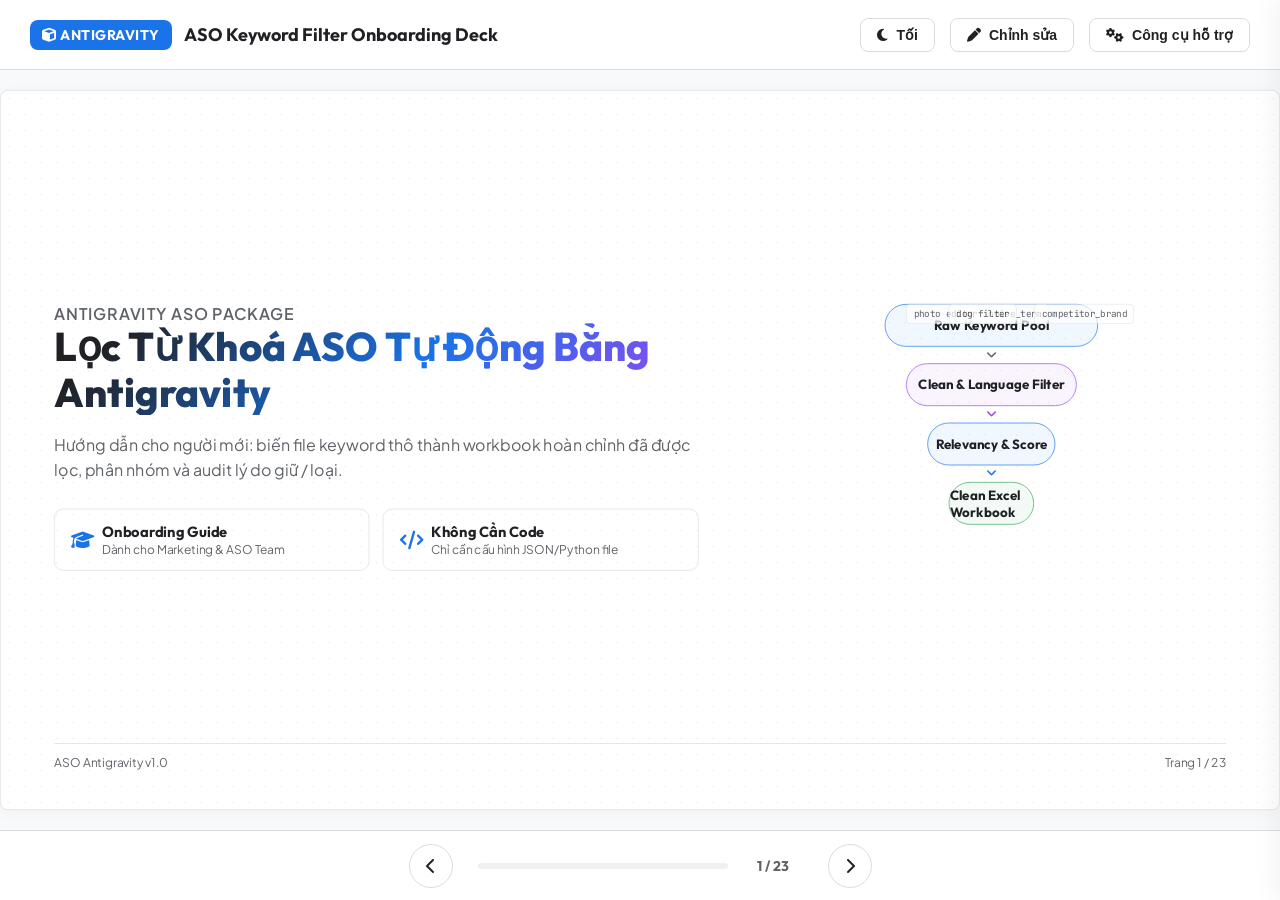
<file: ASO_Antigravity_Beginner_Guide.html>
<!DOCTYPE html>
<html lang="vi" data-theme="light">
<head>
    <meta charset="UTF-8">
    <meta name="viewport" content="width=device-width, initial-scale=1.0">
    <title>ASO Antigravity - Hướng Dẫn Sử Dụng Cho Người Mới</title>
    
    <!-- Google Fonts: Outfit (Display), Plus Jakarta Sans (Body), JetBrains Mono (Code) -->
    <link rel="preconnect" href="https://fonts.googleapis.com">
    <link rel="preconnect" href="https://fonts.gstatic.com" crossorigin>
    <link href="https://fonts.googleapis.com/css2?family=Plus+Jakarta+Sans:wght@300;400;500;600;700&family=Outfit:wght@500;600;700;800&family=JetBrains+Mono:wght@400;500&display=swap" rel="stylesheet">
    
    <!-- FontAwesome Icons via CDN for modern premium icons -->
    <link rel="stylesheet" href="https://cdnjs.cloudflare.com/ajax/libs/font-awesome/6.4.0/css/all.min.css">

    <style>
        /* ===========================================
           DESIGN SYSTEM & CSS CUSTOM PROPERTIES
           =========================================== */
        :root {
            /* Google Material Design Light Theme (Default) */
            --bg-primary: #f8f9fa;         /* Google Grey 100 */
            --bg-secondary: #ffffff;      /* Slide background / Card surface */
            --bg-stage-outer: #f1f3f4;    /* Outer viewport background */
            --bg-surface: #ffffff;
            --bg-card: #ffffff;
            --bg-header: #ffffff;
            --text-main: #202124;         /* Google Charcoal */
            --text-muted: #5f6368;        /* Google Slate */
            --border-color: #dadce0;      /* Google Standard Border */
            --border-glow: rgba(26, 115, 232, 0.08);
            --dot-color: rgba(0, 0, 0, 0.04);
            
            /* Google Brand Colors */
            --accent-indigo: #1a73e8;     /* Google Blue */
            --accent-purple: #a142f4;     /* Google Purple */
            --accent-cyan: #1a73e8;       /* Accent color */
            --color-success: #34a853;     /* Google Green */
            --color-warning: #fbbc05;     /* Google Yellow */
            --color-danger: #ea4335;      /* Google Red */
            --bg-code: #f1f3f4;           /* Light grey background for pre/code */
            --color-code: #0b8043;         /* Green code text */
            
            --font-display: 'Outfit', sans-serif;
            --font-body: 'Plus Jakarta Sans', sans-serif;
            --font-mono: 'JetBrains Mono', monospace;
            
            --ease-out-expo: cubic-bezier(0.16, 1, 0.3, 1);
            --transition-normal: 0.4s var(--ease-out-expo);
            --slide-padding: 60px 80px;
            --sidebar-width: 460px;
        }

        [data-theme="dark"] {
            /* Sleek Dark Mode */
            --bg-primary: #121212;
            --bg-secondary: #1e1e1e;
            --bg-stage-outer: #0f0f0f;
            --bg-surface: #1e1e1e;
            --bg-card: #1e1e1e;
            --bg-header: #1e1e1e;
            --text-main: #e3e3e3;
            --text-muted: #aaaaaa;
            --border-color: #333333;
            --border-glow: rgba(138, 180, 248, 0.15);
            --dot-color: rgba(255, 255, 255, 0.04);
            
            --accent-indigo: #8ab4f8;     /* Google Blue in dark mode */
            --accent-purple: #c58af9;     /* Purple */
            --accent-cyan: #8ab4f8;       /* Cyan */
            --color-success: #81c995;     /* Green */
            --color-warning: #fdd663;     /* Yellow */
            --color-danger: #f28b82;      /* Red */
            --bg-code: #202124;           /* Dark code block background */
            --color-code: #81c995;         /* Light green text */
        }

        /* ===========================================
           CORE LAYOUT & WRAPPER
           =========================================== */
        * {
            box-sizing: border-box;
        }
        
        html, body {
            width: 100%;
            height: 100%;
            margin: 0;
            overflow: hidden;
            font-family: var(--font-body);
            background-color: var(--bg-stage-outer);
            color: var(--text-main);
            -webkit-font-smoothing: antialiased;
            transition: background-color var(--transition-normal), color var(--transition-normal);
        }

        /* App Shell */
        .app-shell {
            display: flex;
            width: 100%;
            height: 100%;
            position: relative;
        }

        /* Main Workspace containing header, stage and footer control bar */
        .main-workspace {
            flex: 1;
            display: flex;
            flex-direction: column;
            height: 100%;
            position: relative;
            z-index: 1;
            overflow: hidden;
            transition: margin-right var(--transition-normal);
        }

        .main-workspace.sidebar-open {
            margin-right: 0;
        }

        /* Header bar */
        .app-header {
            height: 70px;
            background: var(--bg-header);
            border-bottom: 1px solid var(--border-color);
            display: flex;
            align-items: center;
            justify-content: space-between;
            padding: 0 30px;
            z-index: 10;
        }

        .logo-area {
            display: flex;
            align-items: center;
            gap: 12px;
        }

        .logo-badge {
            background: var(--accent-indigo);
            color: white;
            padding: 6px 12px;
            border-radius: 8px;
            font-family: var(--font-display);
            font-weight: 700;
            font-size: 14px;
            letter-spacing: 0.5px;
        }

        .app-title-text {
            font-family: var(--font-display);
            font-weight: 700;
            font-size: 18px;
            color: var(--text-main);
        }

        .header-actions {
            display: flex;
            align-items: center;
            gap: 15px;
        }

        .header-btn {
            background: var(--bg-surface);
            border: 1px solid var(--border-color);
            color: var(--text-main);
            padding: 8px 16px;
            border-radius: 8px;
            font-size: 14px;
            font-weight: 600;
            cursor: pointer;
            display: flex;
            align-items: center;
            gap: 8px;
            transition: all 0.2s;
        }

        .header-btn:hover {
            border-color: var(--accent-indigo);
            background: rgba(26, 115, 232, 0.04);
        }

        .header-btn.active {
            background: var(--accent-indigo);
            color: white;
            border-color: var(--accent-indigo);
        }

        /* Slide Viewport & Stage Scaling */
        .stage-container {
            flex: 1;
            position: relative;
            overflow: hidden;
            background-color: var(--bg-primary);
        }

        .deck-stage {
            position: absolute;
            transform-origin: 0 0;
            background-color: var(--bg-secondary);
            border: 1px solid var(--border-color);
            border-radius: 12px;
            box-shadow: 0 4px 24px rgba(0, 0, 0, 0.03);
            overflow: hidden;
            background-image: radial-gradient(var(--dot-color) 1.5px, transparent 1.5px);
            background-size: 24px 24px;
            transition: background-color var(--transition-normal), border-color var(--transition-normal);
        }

        /* Slide presentation pages */
        .slide {
            position: absolute;
            inset: 0;
            padding: var(--slide-padding);
            display: flex;
            flex-direction: column;
            opacity: 0;
            visibility: hidden;
            pointer-events: none;
            transition: opacity 0.4s var(--ease-out-expo), transform 0.4s var(--ease-out-expo);
            transform: scale(0.98) translateY(5px);
            z-index: 1;
        }

        .slide.active {
            opacity: 1;
            visibility: visible;
            pointer-events: auto;
            transform: scale(1) translateY(0);
            z-index: 2;
        }

        /* Staggered transition classes */
        .reveal {
            opacity: 0;
            transform: translateY(10px);
            transition: opacity 0.4s var(--ease-out-expo), transform 0.4s var(--ease-out-expo);
        }

        .slide.active .reveal {
            opacity: 1;
            transform: translateY(0);
        }

        .reveal-1 { transition-delay: 0.04s; }
        .reveal-2 { transition-delay: 0.08s; }
        .reveal-3 { transition-delay: 0.12s; }
        .reveal-4 { transition-delay: 0.16s; }
        .reveal-5 { transition-delay: 0.2s; }
        .reveal-6 { transition-delay: 0.24s; }

        /* Slide Header & Footer */
        .slide-header {
            display: flex;
            justify-content: space-between;
            align-items: flex-end;
            margin-bottom: 30px;
            padding-bottom: 15px;
            border-bottom: 2px solid var(--border-color);
            position: relative;
        }

        .slide-title {
            font-family: var(--font-display);
            font-size: 52px;
            font-weight: 700;
            margin: 0;
            color: var(--accent-indigo);
        }

        .slide-subtitle {
            font-size: 24px;
            color: var(--text-muted);
            font-weight: 600;
            text-transform: uppercase;
            letter-spacing: 1px;
            margin: 0 0 5px 0;
        }

        .slide-body {
            flex: 1;
            display: flex;
            gap: 40px;
            min-height: 0;
        }

        .slide-footer {
            display: flex;
            justify-content: space-between;
            align-items: center;
            margin-top: auto;
            padding-top: 15px;
            border-top: 1px solid var(--border-color);
            color: var(--text-muted);
            font-size: 18px;
        }

        .slide-footer-meta {
            display: flex;
            align-items: center;
            gap: 15px;
        }

        /* Presentation controls */
        .deck-controls-bar {
            height: 70px;
            background: var(--bg-header);
            border-top: 1px solid var(--border-color);
            display: flex;
            align-items: center;
            justify-content: center;
            position: relative;
            z-index: 10;
        }

        .controls-inner {
            display: flex;
            align-items: center;
            gap: 25px;
        }

        .control-arrow-btn {
            background: var(--bg-surface);
            border: 1px solid var(--border-color);
            color: var(--text-main);
            width: 44px;
            height: 44px;
            border-radius: 50%;
            display: flex;
            align-items: center;
            justify-content: center;
            cursor: pointer;
            font-size: 16px;
            transition: all 0.2s;
        }

        .control-arrow-btn:hover {
            border-color: var(--accent-indigo);
            background: rgba(26, 115, 232, 0.04);
            color: var(--accent-indigo);
        }

        .control-arrow-btn:disabled {
            opacity: 0.3;
            cursor: not-allowed;
            pointer-events: none;
        }

        .progress-indicator-container {
            display: flex;
            align-items: center;
            gap: 15px;
        }

        .progress-bar-bg {
            width: 250px;
            height: 6px;
            background: rgba(0, 0, 0, 0.06);
            border-radius: 3px;
            overflow: hidden;
            position: relative;
        }

        [data-theme="dark"] .progress-bar-bg {
            background: rgba(255, 255, 255, 0.08);
        }

        .progress-bar-fill {
            position: absolute;
            left: 0;
            top: 0;
            height: 100%;
            background: var(--accent-indigo);
            width: 0%;
            transition: width 0.3s ease;
        }

        .slide-counter {
            font-family: var(--font-display);
            font-weight: 700;
            font-size: 14px;
            color: var(--text-muted);
            min-width: 60px;
            text-align: center;
        }

        /* ===========================================
           COMPONENTS: CARDS, GRID, GRAPHICS
           =========================================== */
        .grid-2 {
            display: grid;
            grid-template-columns: 1fr 1fr;
            gap: 30px;
            width: 100%;
        }

        .grid-3 {
            display: grid;
            grid-template-columns: 1fr 1fr 1fr;
            gap: 20px;
            width: 100%;
        }

        .col {
            display: flex;
            flex-direction: column;
            justify-content: flex-start;
        }

        .glass-card {
            background: var(--bg-surface);
            border: 1px solid var(--border-color);
            border-radius: 12px;
            padding: 24px;
            box-shadow: 0 1px 3px rgba(0, 0, 0, 0.05);
            transition: all 0.2s ease;
            position: relative;
            overflow: hidden;
        }

        .glass-card::before {
            content: '';
            position: absolute;
            top: 0;
            left: 0;
            right: 0;
            height: 3px;
            background: transparent;
            transition: all 0.3s;
        }

        .glass-card:hover {
            transform: translateY(-1px);
            border-color: var(--accent-indigo);
            box-shadow: 0 4px 12px rgba(0, 0, 0, 0.05);
        }

        .glass-card.card-indigo::before { background: var(--accent-indigo); }
        .glass-card.card-purple::before { background: var(--accent-purple); }
        .glass-card.card-cyan::before { background: var(--accent-indigo); }
        .glass-card.card-success::before { background: var(--color-success); }
        .glass-card.card-warning::before { background: var(--color-warning); }
        .glass-card.card-danger::before { background: var(--color-danger); }

        .card-title {
            font-family: var(--font-display);
            font-size: 28px;
            font-weight: 700;
            margin: 0 0 12px 0;
            display: flex;
            align-items: center;
            gap: 10px;
            color: var(--text-main);
        }

        .card-title i {
            font-size: 20px;
        }

        /* Badges */
        .pill-badge {
            padding: 4px 12px;
            border-radius: 20px;
            font-size: 12px;
            font-weight: 700;
            text-transform: uppercase;
            letter-spacing: 0.5px;
            display: inline-flex;
            align-items: center;
            gap: 5px;
        }

        .pill-indigo { background: rgba(26, 115, 232, 0.08); color: var(--accent-indigo); border: 1px solid rgba(26, 115, 232, 0.15); }
        .pill-purple { background: rgba(139, 92, 246, 0.08); color: var(--accent-purple); border: 1px solid rgba(139, 92, 246, 0.15); }
        .pill-cyan { background: rgba(26, 115, 232, 0.08); color: var(--accent-indigo); border: 1px solid rgba(26, 115, 232, 0.15); }
        .pill-success { background: rgba(52, 168, 83, 0.08); color: var(--color-success); border: 1px solid rgba(52, 168, 83, 0.15); }
        .pill-warning { background: rgba(251, 188, 5, 0.08); color: #b06000; border: 1px solid rgba(251, 188, 5, 0.15); }
        .pill-danger { background: rgba(234, 67, 53, 0.08); color: var(--color-danger); border: 1px solid rgba(234, 67, 53, 0.15); }

        [data-theme="dark"] .pill-warning {
            color: var(--color-warning);
        }

        /* Typography Lists */
        ul.slide-list {
            list-style: none;
            padding: 0;
            margin: 0;
        }

        ul.slide-list li {
            position: relative;
            padding-left: 34px;
            margin-bottom: 18px;
            font-size: 22px;
            line-height: 1.6;
            color: var(--text-main);
        }

        ul.slide-list li::before {
            content: "\f00c";
            font-family: "Font Awesome 5 Free";
            font-weight: 900;
            position: absolute;
            left: 0;
            top: 6px;
            color: var(--color-success);
            font-size: 18px;
        }

        ul.slide-list.danger-list li::before {
            content: "\f00d";
            color: var(--color-danger);
        }

        ul.slide-list.star-list li::before {
            content: "\f005";
            color: var(--color-warning);
        }

        ul.slide-list.info-list li::before {
            content: "\f05a";
            color: var(--accent-indigo);
        }

        /* Warning & Note Boxes */
        .info-box {
            background: rgba(26, 115, 232, 0.04);
            border-left: 4px solid var(--accent-indigo);
            padding: 16px 20px;
            border-radius: 0 8px 8px 0;
            font-size: 20px;
            line-height: 1.55;
            margin: 14px 0;
            color: var(--text-main);
        }

        .warning-box {
            background: rgba(251, 188, 5, 0.04);
            border-left: 4px solid var(--color-warning);
            padding: 16px 20px;
            border-radius: 0 8px 8px 0;
            font-size: 20px;
            line-height: 1.55;
            margin: 14px 0;
            color: var(--text-main);
        }

        .warning-box h4 {
            margin: 0 0 5px 0;
            color: var(--color-warning);
            font-family: var(--font-display);
            font-weight: 700;
            display: flex;
            align-items: center;
            gap: 8px;
        }

        /* Mockup Code Blocks */
        .code-container {
            position: relative;
            background: var(--bg-code);
            border: 1px solid var(--border-color);
            border-radius: 8px;
            overflow: hidden;
            font-family: var(--font-mono);
            margin: 12px 0;
            box-shadow: 0 2px 8px rgba(0, 0, 0, 0.05);
        }

        .code-header {
            background: rgba(0, 0, 0, 0.02);
            padding: 8px 15px;
            font-size: 11px;
            color: var(--text-muted);
            border-bottom: 1px solid var(--border-color);
            display: flex;
            justify-content: space-between;
            align-items: center;
        }

        [data-theme="dark"] .code-header {
            background: rgba(255, 255, 255, 0.02);
        }

        .code-controls {
            display: flex;
            gap: 6px;
        }

        .code-dot {
            width: 8px;
            height: 8px;
            border-radius: 50%;
        }

        .code-dot.red { background: #ea4335; }
        .code-dot.yellow { background: #fbbc05; }
        .code-dot.green { background: #34a853; }

        .code-body {
            padding: 18px;
            overflow-x: auto;
            font-size: 18px;
            line-height: 1.5;
            color: var(--color-code);
            margin: 0;
        }

        .copy-btn {
            background: transparent;
            border: none;
            color: var(--text-muted);
            cursor: pointer;
            font-size: 12px;
            transition: color 0.2s;
            display: flex;
            align-items: center;
            gap: 5px;
        }

        .copy-btn:hover {
            color: var(--text-main);
        }

        /* JSON Key/Value highlighting */
        .j-key { color: #1a73e8; }
        .j-str { color: #0b8043; }
        .j-num { color: #ea4335; }
        .j-bool { color: #fbbc05; }

        [data-theme="dark"] .j-key { color: #818cf8; }
        [data-theme="dark"] .j-str { color: #34d399; }
        [data-theme="dark"] .j-num { color: #fb7185; }
        [data-theme="dark"] .j-bool { color: #fbbf24; }

        /* ===========================================
        /* Cover slide (Slide 1) */
        .cover-layout {
            display: flex;
            align-items: center;
            justify-content: space-between;
            height: 100%;
            width: 100%;
        }

        .cover-text {
            width: 55%;
        }

        .cover-h1 {
            font-family: var(--font-display);
            font-size: 60px;
            font-weight: 800;
            line-height: 1.15;
            margin: 0 0 20px 0;
            background: linear-gradient(135deg, var(--text-main) 10%, var(--accent-indigo), var(--accent-purple));
            -webkit-background-clip: text;
            -webkit-text-fill-color: transparent;
        }

        .cover-subtitle {
            font-size: 24px;
            line-height: 1.6;
            color: var(--text-muted);
            margin-bottom: 40px;
        }

        .cover-meta-grid {
            display: grid;
            grid-template-columns: repeat(2, 1fr);
            gap: 20px;
        }

        .cover-meta-card {
            background: rgba(255, 255, 255, 0.02);
            border: 1px solid var(--border-color);
            padding: 20px 24px;
            border-radius: 14px;
            display: flex;
            align-items: center;
            gap: 12px;
        }

        .cover-meta-icon {
            font-size: 28px;
            color: var(--accent-cyan);
        }

        .cover-meta-title {
            font-family: var(--font-display);
            font-weight: 700;
            font-size: 22px;
            margin: 0;
        }

        .cover-meta-desc {
            font-size: 18px;
            color: var(--text-muted);
            margin: 0;
        }

        /* Funnel Graphic (Slide 1 Right Side) */
        .cover-visual {
            width: 40%;
            display: flex;
            justify-content: center;
            align-items: center;
            position: relative;
        }

        .funnel-graphic-container {
            width: 320px;
            height: 400px;
            position: relative;
            display: flex;
            flex-direction: column;
            align-items: center;
        }

        .funnel-layer {
            width: 100%;
            height: 64px;
            background: rgba(26, 115, 232, 0.06);
            border: 1.5px solid var(--accent-indigo);
            border-radius: 50px;
            display: flex;
            align-items: center;
            justify-content: center;
            font-weight: 700;
            font-family: var(--font-display);
            font-size: 20px;
            margin-bottom: 25px;
            position: relative;
            transition: all 0.3s;
        }

        .funnel-layer::after {
            content: '\f107';
            font-family: "Font Awesome 5 Free";
            font-weight: 900;
            position: absolute;
            bottom: -22px;
            font-size: 18px;
            color: var(--text-muted);
            animation: bounce 2s infinite;
        }

        .funnel-layer:nth-child(2) {
            width: 80%;
            border-color: var(--accent-purple);
            background: rgba(161, 66, 244, 0.06);
        }
        .funnel-layer:nth-child(2)::after { color: var(--accent-purple); }

        .funnel-layer:nth-child(3) {
            width: 60%;
            border-color: var(--accent-cyan);
            background: rgba(26, 115, 232, 0.06);
        }
        .funnel-layer:nth-child(3)::after { color: var(--accent-cyan); }

        .funnel-layer:nth-child(4) {
            width: 40%;
            border-color: var(--color-success);
            background: rgba(52, 168, 83, 0.06);
            margin-bottom: 0;
        }
        .funnel-layer:nth-child(4)::after { display: none; }

        @keyframes bounce {
            0%, 100% { transform: translateY(0); }
            50% { transform: translateY(4px); }
        }

        /* Floating keywords animation in funnel */
        .funnel-particle {
            position: absolute;
            font-family: var(--font-mono);
            font-size: 14px;
            padding: 5px 10px;
            border-radius: 6px;
            background: var(--bg-card);
            border: 1px solid var(--border-color);
            pointer-events: none;
            opacity: 0.7;
            animation: fallParticle 5s linear infinite;
        }

        @keyframes fallParticle {
            0% { top: 0px; opacity: 0; transform: scale(0.8) rotate(0deg); }
            10% { opacity: 1; }
            90% { opacity: 1; }
            100% { top: 380px; opacity: 0; transform: scale(1) rotate(15deg); }
        }

        /* Before/After Slide (Slide 2) */
        .compare-slider-container {
            width: 100%;
            display: flex;
            flex-direction: column;
            gap: 20px;
        }

        .compare-toggle-bar {
            display: flex;
            background: var(--bg-surface);
            border: 1px solid var(--border-color);
            padding: 5px;
            border-radius: 12px;
            align-self: center;
        }

        .compare-toggle-btn {
            background: transparent;
            border: none;
            color: var(--text-muted);
            padding: 10px 24px;
            border-radius: 8px;
            cursor: pointer;
            font-weight: 700;
            font-family: var(--font-display);
            font-size: 16px;
            transition: all 0.3s;
        }

        .compare-toggle-btn.active {
            background: var(--accent-indigo);
            color: white;
            box-shadow: 0 4px 12px rgba(99, 102, 241, 0.2);
        }

        .compare-card-container {
            display: flex;
            position: relative;
            height: 580px;
            overflow: hidden;
            border-radius: 16px;
            border: 1px solid var(--border-color);
        }

        .compare-pane {
            width: 100%;
            height: 100%;
            position: absolute;
            top: 0;
            left: 0;
            padding: 30px;
            display: flex;
            gap: 30px;
            transition: transform 0.5s var(--ease-out-expo), opacity 0.5s;
            background: var(--bg-surface);
        }

        .compare-pane.pane-before {
            opacity: 1;
            transform: translateX(0);
        }

        .compare-pane.pane-after {
            opacity: 0;
            transform: translateX(100%);
            background: var(--bg-surface);
        }

        .compare-pane.pane-after.active {
            opacity: 1;
            transform: translateX(0);
        }

        .compare-pane.pane-before.inactive {
            opacity: 0;
            transform: translateX(-100%);
        }

        /* Interactive Timeline (Slide 4) */
        .timeline-flow {
            display: flex;
            align-items: center;
            justify-content: space-between;
            width: 100%;
            position: relative;
            padding: 40px 0;
        }

        .timeline-line {
            position: absolute;
            left: 5%;
            right: 5%;
            height: 4px;
            background: var(--border-color);
            z-index: 1;
        }

        .timeline-node {
            display: flex;
            flex-direction: column;
            align-items: center;
            width: 18%;
            z-index: 2;
            cursor: pointer;
            transition: all 0.3s;
        }

        .timeline-circle {
            width: 54px;
            height: 54px;
            border-radius: 50%;
            background: var(--bg-secondary);
            border: 2px solid var(--border-color);
            color: var(--text-muted);
            display: flex;
            align-items: center;
            justify-content: center;
            font-family: var(--font-display);
            font-size: 20px;
            font-weight: 700;
            margin-bottom: 20px;
            transition: all 0.3s;
            box-shadow: 0 2px 4px rgba(0,0,0,0.05);
        }

        .timeline-node:hover .timeline-circle {
            border-color: var(--accent-indigo);
            color: var(--accent-indigo);
            transform: scale(1.05);
            box-shadow: 0 4px 8px rgba(26, 115, 232, 0.1);
        }

        .timeline-node.active .timeline-circle {
            background: var(--accent-indigo);
            border-color: var(--accent-indigo);
            color: white;
            box-shadow: 0 4px 10px rgba(26, 115, 232, 0.2);
        }

        .timeline-label {
            font-family: var(--font-display);
            font-weight: 700;
            font-size: 15px;
            text-align: center;
            color: var(--text-muted);
            transition: color 0.3s;
        }

        .timeline-node.active .timeline-label {
            color: var(--text-main);
        }

        .timeline-detail-card {
            background: rgba(99, 102, 241, 0.04);
            border: 1px dashed rgba(99, 102, 241, 0.3);
            border-radius: 12px;
            padding: 20px 30px;
            margin-top: 20px;
            display: flex;
            align-items: center;
            gap: 20px;
        }

        /* Folder Tree (Slide 5) */
        .tree-layout {
            display: grid;
            grid-template-columns: 40% 60%;
            gap: 30px;
            width: 100%;
        }

        .tree-view {
            background: var(--bg-surface);
            border: 1px solid var(--border-color);
            border-radius: 12px;
            padding: 20px;
            font-family: var(--font-mono);
            font-size: 16px;
            height: 580px;
            overflow-y: auto;
        }

        .tree-node {
            display: flex;
            align-items: center;
            gap: 10px;
            padding: 8px 12px;
            border-radius: 6px;
            cursor: pointer;
            margin-bottom: 4px;
            transition: all 0.2s;
            user-select: none;
        }

        .tree-node:hover {
            background: rgba(255, 255, 255, 0.03);
        }

        .tree-node.active {
            background: rgba(26, 115, 232, 0.08);
            color: var(--accent-indigo);
            border-left: 3px solid var(--accent-indigo);
        }

        .tree-indent-1 { margin-left: 20px; }
        .tree-indent-2 { margin-left: 40px; }

        .tree-icon-folder { color: #f59e0b; }
        .tree-icon-file { color: #94a3b8; }
        .tree-node.active .tree-icon-file { color: var(--accent-indigo); }

        .tree-info-pane {
            background: var(--bg-surface);
            border: 1px solid var(--border-color);
            border-radius: 12px;
            padding: 30px;
            display: flex;
            flex-direction: column;
            height: 580px;
        }

        /* CSV Table Mockup (Slide 6) */
        .table-mockup {
            width: 100%;
            border-collapse: collapse;
            font-family: var(--font-body);
            font-size: 18px;
        }

        .table-mockup th {
            background: rgba(255, 255, 255, 0.03);
            border: 1px solid var(--border-color);
            padding: 14px 18px;
            font-weight: 700;
            color: var(--accent-cyan);
            text-align: left;
        }

        .table-mockup td {
            border: 1px solid var(--border-color);
            padding: 14px 18px;
            color: var(--text-main);
        }

        .table-mockup tr:nth-child(even) {
            background: rgba(255, 255, 255, 0.01);
        }

        .table-mockup tr.highlighted {
            background: rgba(99, 102, 241, 0.1);
        }

        /* Profile JSON Tab view (Slide 10) */
        .json-explorer-layout {
            display: grid;
            grid-template-columns: 35% 65%;
            gap: 25px;
            width: 100%;
        }

        .json-tabs {
            display: flex;
            flex-direction: column;
            gap: 10px;
        }

        .json-tab-btn {
            background: var(--bg-surface);
            border: 1px solid var(--border-color);
            color: var(--text-muted);
            padding: 18px 24px;
            border-radius: 10px;
            cursor: pointer;
            text-align: left;
            font-family: var(--font-display);
            font-weight: 700;
            font-size: 18px;
            display: flex;
            align-items: center;
            justify-content: space-between;
            transition: all 0.3s;
        }

        .json-tab-btn:hover {
            border-color: var(--accent-indigo);
            color: var(--text-main);
        }

        .json-tab-btn.active {
            background: var(--accent-indigo);
            color: white;
            border-color: var(--accent-indigo);
            box-shadow: 0 2px 6px rgba(26, 115, 232, 0.15);
        }

        /* Terminal Simulator (Slide 15) */
        .terminal-window {
            background: #1e1e1e;
            border: 1px solid #333333;
            border-radius: 12px;
            box-shadow: 0 4px 20px rgba(0,0,0,0.15);
            font-family: var(--font-mono);
            overflow: hidden;
            width: 100%;
            height: 580px;
            display: flex;
            flex-direction: column;
        }

        .terminal-header {
            background: #252526;
            padding: 10px 18px;
            display: flex;
            justify-content: space-between;
            align-items: center;
            border-bottom: 1px solid #333333;
            font-size: 12px;
            color: #858585;
        }

        .terminal-body {
            flex: 1;
            padding: 20px;
            overflow-y: auto;
            color: #e2e8f0;
            font-size: 18px;
            line-height: 1.5;
            display: flex;
            flex-direction: column;
            gap: 8px;
        }

        .terminal-input-line {
            display: flex;
            align-items: center;
            gap: 10px;
            color: #38bdf8;
        }

        .terminal-cursor {
            width: 8px;
            height: 15px;
            background: #38bdf8;
            display: inline-block;
            animation: blink 1s step-end infinite;
        }

        @keyframes blink {
            from, to { background-color: transparent }
            50% { background-color: #38bdf8 }
        }

        .terminal-btn-tray {
            display: flex;
            gap: 12px;
            margin-top: 15px;
        }

        .terminal-trigger-btn {
            background: var(--bg-surface);
            border: 1px solid var(--border-color);
            color: var(--text-main);
            padding: 10px 20px;
            border-radius: 6px;
            font-family: var(--font-mono);
            font-size: 15px;
            cursor: pointer;
            transition: all 0.2s;
        }

        .terminal-trigger-btn:hover {
            border-color: var(--accent-indigo);
            background: rgba(99, 102, 241, 0.1);
        }

        /* Excel Workbook map (Slide 17) */
        .excel-frame {
            border: 1px solid var(--border-color);
            border-radius: 12px;
            overflow: hidden;
            display: flex;
            flex-direction: column;
            background: var(--bg-card);
            height: 580px;
            width: 100%;
        }

        .excel-menu {
            background: rgba(255, 255, 255, 0.02);
            border-bottom: 1px solid var(--border-color);
            padding: 8px 15px;
            font-size: 12px;
            color: var(--text-muted);
            font-weight: 500;
        }

        .excel-sheet-content {
            flex: 1;
            padding: 20px;
            overflow: auto;
        }

        .excel-tabs-bar {
            display: flex;
            background: var(--bg-primary);
            border-top: 1px solid var(--border-color);
            overflow-x: auto;
        }

        .excel-tab-item {
            padding: 10px 18px;
            font-size: 13px;
            font-weight: 600;
            color: var(--text-muted);
            border-right: 1px solid var(--border-color);
            border-bottom: 2px solid transparent;
            cursor: pointer;
            background: transparent;
            user-select: none;
            white-space: nowrap;
            transition: all 0.2s;
        }

        .excel-tab-item:hover {
            background: rgba(0, 0, 0, 0.02);
            color: var(--text-main);
        }

        [data-theme="dark"] .excel-tab-item:hover {
            background: rgba(255, 255, 255, 0.02);
        }

        .excel-tab-item.active {
            background: var(--bg-secondary);
            color: var(--accent-indigo);
            border-bottom: 2px solid var(--accent-indigo);
            border-top: none;
        }

        /* Decision ladder (Slide 18) */
        .ladder-container {
            display: flex;
            flex-direction: column;
            gap: 20px;
            width: 100%;
        }

        .ladder-step {
            display: flex;
            align-items: center;
            background: var(--bg-surface);
            border: 1px solid var(--border-color);
            border-radius: 12px;
            padding: 18px 24px;
            transition: all 0.3s;
            position: relative;
        }

        .ladder-step::before {
            content: '';
            position: absolute;
            left: 0;
            top: 0;
            bottom: 0;
            width: 6px;
            border-radius: 6px 0 0 6px;
        }

        .ladder-step.step-core::before { background: var(--color-success); }
        .ladder-step.step-broad::before { background: var(--accent-indigo); }
        .ladder-step.step-consider::before { background: var(--color-warning); }

        .ladder-step:hover {
            transform: scale(1.01);
        }

        .ladder-rank {
            font-family: var(--font-display);
            font-size: 32px;
            font-weight: 800;
            color: var(--text-muted);
            width: 60px;
        }

        .ladder-content {
            flex: 1;
        }

        .ladder-title {
            font-family: var(--font-display);
            font-size: 26px;
            font-weight: 700;
            margin: 0 0 5px 0;
        }

        .ladder-desc {
            font-size: 18px;
            color: var(--text-muted);
            margin: 0;
        }

        .ladder-badge {
            margin-left: 20px;
        }

        /* ===========================================
           SLIDE OUT SIDE PANEL (CONTROL DECK)
           =========================================== */
        .sidebar-panel {
            position: fixed;
            top: 0;
            right: 0;
            bottom: 0;
            width: var(--sidebar-width);
            background: var(--bg-secondary);
            border-left: 1px solid var(--border-color);
            box-shadow: -5px 0 25px rgba(0, 0, 0, 0.05);
            z-index: 100;
            display: flex;
            flex-direction: column;
            transform: translateX(100%);
            transition: transform var(--transition-normal);
        }

        .sidebar-panel.open {
            transform: translateX(0);
        }

        .sidebar-header {
            padding: 20px 25px;
            border-bottom: 1px solid var(--border-color);
            display: flex;
            justify-content: space-between;
            align-items: center;
        }

        .sidebar-title {
            font-family: var(--font-display);
            font-weight: 700;
            font-size: 18px;
            margin: 0;
            display: flex;
            align-items: center;
            gap: 10px;
            color: var(--accent-indigo);
        }

        .sidebar-close-btn {
            background: transparent;
            border: none;
            color: var(--text-muted);
            font-size: 18px;
            cursor: pointer;
            transition: color 0.2s;
        }

        .sidebar-close-btn:hover {
            color: var(--text-main);
        }

        /* Sidebar Tabs */
        .sidebar-tabs {
            display: flex;
            border-bottom: 1px solid var(--border-color);
            background: var(--bg-primary);
        }

        .sidebar-tab-link {
            flex: 1;
            background: transparent;
            border: none;
            color: var(--text-muted);
            padding: 12px 5px;
            font-size: 14px;
            font-weight: 700;
            cursor: pointer;
            text-align: center;
            border-bottom: 2px solid transparent;
            transition: all 0.2s;
            font-family: var(--font-display);
            letter-spacing: 0.5px;
        }

        .sidebar-tab-link:hover {
            color: var(--text-main);
        }

        .sidebar-tab-link.active {
            color: var(--accent-indigo);
            border-bottom-color: var(--accent-indigo);
        }

        .sidebar-content {
            flex: 1;
            overflow-y: auto;
            padding: 25px;
        }

        .sidebar-section {
            display: none;
        }

        .sidebar-section.active {
            display: block;
        }

        /* Slide Index list */
        .index-list {
            display: flex;
            flex-direction: column;
            gap: 8px;
        }

        .index-item {
            background: var(--bg-surface);
            border: 1px solid var(--border-color);
            padding: 10px 15px;
            border-radius: 8px;
            font-size: 16px;
            cursor: pointer;
            display: flex;
            align-items: center;
            justify-content: space-between;
            transition: all 0.2s;
        }

        .index-item:hover {
            border-color: var(--accent-indigo);
            transform: translateX(-2px);
        }

        .index-item.active {
            background: rgba(99, 102, 241, 0.12);
            border-color: var(--accent-indigo);
            font-weight: 700;
            color: #818cf8;
        }

        .index-item-num {
            font-weight: 700;
            color: var(--text-muted);
            width: 30px;
        }

        .index-item-title {
            flex: 1;
        }

        /* Profile Builder Form */
        .form-group {
            margin-bottom: 18px;
        }

        .form-label {
            display: block;
            font-weight: 700;
            font-size: 15px;
            color: var(--text-muted);
            margin-bottom: 6px;
            text-transform: uppercase;
            letter-spacing: 0.5px;
        }

        .form-input {
            width: 100%;
            background: var(--bg-primary);
            border: 1px solid var(--border-color);
            color: var(--text-main);
            padding: 10px 14px;
            border-radius: 8px;
            font-size: 16px;
            font-family: var(--font-body);
            transition: all 0.3s;
        }

        .form-input:focus {
            outline: none;
            border-color: var(--accent-indigo);
            box-shadow: 0 0 0 3px rgba(99, 102, 241, 0.15);
        }

        .form-textarea {
            resize: vertical;
            min-height: 80px;
        }

        .form-row {
            display: grid;
            grid-template-columns: 1fr 1fr;
            gap: 15px;
        }

        .builder-btn {
            background: var(--accent-indigo);
            border: none;
            color: white;
            padding: 12px 20px;
            border-radius: 8px;
            font-weight: 700;
            cursor: pointer;
            width: 100%;
            transition: all 0.2s;
            font-family: var(--font-display);
            font-size: 14px;
            display: flex;
            align-items: center;
            justify-content: center;
            gap: 8px;
        }

        .builder-btn:hover {
            filter: brightness(0.9);
        }

        .builder-btn-secondary {
            background: transparent;
            border: 1px solid var(--border-color);
            color: var(--text-main);
            margin-top: 10px;
        }

        .builder-btn-secondary:hover {
            background: rgba(0, 0, 0, 0.02);
            border-color: var(--text-muted);
        }

        [data-theme="dark"] .builder-btn-secondary:hover {
            background: rgba(255, 255, 255, 0.02);
        }

        .competitor-list-item {
            background: rgba(255,255,255,0.02);
            border: 1px solid var(--border-color);
            padding: 12px;
            border-radius: 8px;
            margin-bottom: 10px;
            position: relative;
        }

        .competitor-delete-btn {
            position: absolute;
            top: 10px;
            right: 10px;
            background: transparent;
            border: none;
            color: var(--color-danger);
            cursor: pointer;
            font-size: 14px;
        }

        /* Prompt Library Tool */
        .prompt-select-box {
            margin-bottom: 20px;
        }

        .prompt-preview-area {
            background: var(--bg-code);
            border: 1px solid var(--border-color);
            border-radius: 8px;
            padding: 15px;
            font-family: var(--font-mono);
            font-size: 16px;
            line-height: 1.5;
            color: #38bdf8;
            max-height: 350px;
            overflow-y: auto;
            white-space: pre-wrap;
            margin-bottom: 15px;
        }

        /* Sidebar Checklist Tracker */
        .sidebar-checklist {
            display: flex;
            flex-direction: column;
            gap: 12px;
        }

        .sidebar-check-item {
            display: flex;
            align-items: flex-start;
            gap: 12px;
            background: var(--bg-surface);
            border: 1px solid var(--border-color);
            padding: 12px 15px;
            border-radius: 8px;
            cursor: pointer;
            transition: all 0.2s;
        }

        .sidebar-check-item:hover {
            border-color: var(--accent-indigo);
            transform: translateX(-2px);
        }

        .sidebar-check-input {
            margin-top: 3px;
            accent-color: var(--accent-indigo);
        }

        .sidebar-check-text {
            font-size: 16px;
            line-height: 1.4;
        }

        .sidebar-check-item.checked {
            border-color: rgba(16, 185, 129, 0.3);
            background: rgba(16, 185, 129, 0.05);
            color: var(--text-muted);
            text-decoration: line-through;
        }

        .progress-header {
            margin-bottom: 20px;
        }

        .progress-label-row {
            display: flex;
            justify-content: space-between;
            font-family: var(--font-display);
            font-weight: 700;
            font-size: 14px;
            margin-bottom: 8px;
        }

        .progress-bar-container {
            width: 100%;
            height: 8px;
            background: rgba(255,255,255,0.05);
            border-radius: 4px;
            overflow: hidden;
        }

        .progress-fill-active {
            height: 100%;
            background: linear-gradient(to right, var(--accent-indigo), var(--color-success));
            width: 0%;
            transition: width 0.3s;
        }

        /* Quiz UI */
        .quiz-container {
            display: flex;
            flex-direction: column;
            gap: 20px;
        }

        .quiz-card {
            background: var(--bg-surface);
            border: 1px solid var(--border-color);
            padding: 20px;
            border-radius: 12px;
        }

        .quiz-q-num {
            font-family: var(--font-display);
            font-weight: 700;
            color: var(--accent-cyan);
            font-size: 13px;
            text-transform: uppercase;
            margin-bottom: 5px;
        }

        .quiz-question {
            font-weight: 700;
            font-size: 18px;
            line-height: 1.4;
            margin: 0 0 15px 0;
        }

        .quiz-options {
            display: flex;
            flex-direction: column;
            gap: 10px;
        }

        .quiz-option-btn {
            background: var(--bg-primary);
            border: 1px solid var(--border-color);
            color: var(--text-main);
            padding: 12px 15px;
            border-radius: 8px;
            cursor: pointer;
            text-align: left;
            font-size: 16px;
            transition: all 0.2s;
            font-family: var(--font-body);
        }

        .quiz-option-btn:hover {
            border-color: var(--accent-indigo);
            background: rgba(99, 102, 241, 0.05);
        }

        .quiz-option-btn.correct {
            border-color: var(--color-success);
            background: rgba(16, 185, 129, 0.1);
            color: #34d399;
            font-weight: 700;
        }

        .quiz-option-btn.wrong {
            border-color: var(--color-danger);
            background: rgba(239, 68, 68, 0.1);
            color: #f87171;
        }

        .quiz-score-display {
            text-align: center;
            padding: 30px 20px;
            display: flex;
            flex-direction: column;
            align-items: center;
            gap: 15px;
        }

        .quiz-score-num {
            font-family: var(--font-display);
            font-size: 48px;
            font-weight: 800;
            color: var(--accent-indigo);
            margin: 0;
        }

        .cert-badge {
            background: radial-gradient(circle, rgba(168, 85, 247, 0.15) 0%, transparent 70%), var(--bg-surface);
            border: 2px solid var(--accent-purple);
            border-radius: 16px;
            padding: 25px;
            width: 100%;
            text-align: center;
            box-shadow: 0 0 25px rgba(168, 85, 247, 0.2);
            animation: certGlow 4s infinite alternate;
        }

        @keyframes certGlow {
            from { box-shadow: 0 0 20px rgba(168, 85, 247, 0.1); }
            to { box-shadow: 0 0 35px rgba(168, 85, 247, 0.3); }
        }

        .cert-title {
            font-family: var(--font-display);
            font-size: 18px;
            font-weight: 800;
            color: #c084fc;
            margin: 0 0 5px 0;
        }

        /* Content Editable Mode Styling */
        [contenteditable="true"] {
            outline: 2px dashed var(--accent-indigo);
            background: rgba(26, 115, 232, 0.06);
            padding: 2px 5px;
            border-radius: 4px;
        }

        /* Custom Scrollbar Styles for Material 3 */
        ::-webkit-scrollbar {
            width: 6px;
            height: 6px;
        }

        ::-webkit-scrollbar-track {
            background: transparent;
        }

        ::-webkit-scrollbar-thumb {
            background: rgba(0, 0, 0, 0.15);
            border-radius: 3px;
        }

        [data-theme="dark"] ::-webkit-scrollbar-thumb {
            background: rgba(255, 255, 255, 0.15);
        }

        ::-webkit-scrollbar-thumb:hover {
            background: rgba(0, 0, 0, 0.25);
        }

        [data-theme="dark"] ::-webkit-scrollbar-thumb:hover {
            background: rgba(255, 255, 255, 0.25);
        }
    </style>
</head>
<body>
    <div class="app-shell">
        
        <!-- MAIN PRESENTATION WORKSPACE -->
        <main class="main-workspace" id="mainWorkspace">
            
            <!-- App Header -->
            <header class="app-header">
                <div class="logo-area">
                    <span class="logo-badge"><i class="fa-solid fa-cube"></i> ANTIGRAVITY</span>
                    <span class="app-title-text">ASO Keyword Filter Onboarding Deck</span>
                </div>
                <div class="header-actions">
                    <button class="header-btn" id="themeToggleBtn" title="Đổi chế độ Sáng/Tối">
                        <i class="fa-solid fa-moon"></i> Giao diện
                    </button>
                    <button class="header-btn" id="editModeBtn" title="Bật/Tắt chế độ chỉnh sửa nội dung">
                        <i class="fa-solid fa-pen"></i> Chỉnh sửa
                    </button>
                    <button class="header-btn" id="sidebarToggleBtn">
                        <i class="fa-solid fa-gears"></i> Công cụ hỗ trợ
                    </button>
                </div>
            </header>

            <!-- Slide Viewport (16:9 Aspect Ratio container) -->
            <div class="stage-container" id="stageContainer">
                <div class="deck-stage" id="deckStage">
                    
                    <!-- ===========================================
                       SLIDE 1: COVER
                       =========================================== -->
                    <section class="slide active" data-slide="1">
                        <div class="cover-layout">
                            <div class="cover-text">
                                <span class="slide-subtitle reveal reveal-1">Antigravity ASO Package</span>
                                <h1 class="cover-h1 reveal reveal-2">Lọc Từ Khoá ASO Tự Động Bằng Antigravity</h1>
                                <p class="cover-subtitle reveal reveal-3">Hướng dẫn cho người mới: biến file keyword thô thành workbook hoàn chỉnh đã được lọc, phân nhóm và audit lý do giữ / loại.</p>
                                
                                <div class="cover-meta-grid reveal reveal-4">
                                    <div class="cover-meta-card">
                                        <i class="fa-solid fa-graduation-cap cover-meta-icon"></i>
                                        <div>
                                            <h4 class="cover-meta-title">Onboarding Guide</h4>
                                            <p class="cover-meta-desc">Dành cho Marketing & ASO Team</p>
                                        </div>
                                    </div>
                                    <div class="cover-meta-card">
                                        <i class="fa-solid fa-code cover-meta-icon"></i>
                                        <div>
                                            <h4 class="cover-meta-title">Không Cần Code</h4>
                                            <p class="cover-meta-desc">Chỉ cần cấu hình JSON/Python file</p>
                                        </div>
                                    </div>
                                </div>
                            </div>
                            
                            <div class="cover-visual reveal reveal-3">
                                <div class="funnel-graphic-container">
                                    <div class="funnel-layer">Raw Keyword Pool</div>
                                    <div class="funnel-layer">Clean & Language Filter</div>
                                    <div class="funnel-layer">Relevancy & Score</div>
                                    <div class="funnel-layer">Clean Excel Workbook</div>
                                    
                                    <!-- Floating particles -->
                                    <div class="funnel-particle" style="left: 10%; animation-delay: 0.2s;">photo editor</div>
                                    <div class="funnel-particle" style="left: 45%; animation-delay: 1.2s;">noise_term</div>
                                    <div class="funnel-particle" style="left: 70%; animation-delay: 2.5s;">competitor_brand</div>
                                    <div class="funnel-particle" style="left: 30%; animation-delay: 3.5s;">dog filter</div>
                                </div>
                            </div>
                        </div>
                        <div class="slide-footer">
                            <span>ASO Antigravity v1.0</span>
                            <div class="slide-footer-meta">
                                <span>Trang 1 / 22</span>
                            </div>
                        </div>
                    </section>

                    <!-- ===========================================
                       SLIDE 2: THE PROBLEM (BEFORE & AFTER)
                       =========================================== -->
                    <section class="slide" data-slide="2">
                        <div class="slide-header">
                            <h2 class="slide-title">Lọc Keyword Thủ Công vs Tự Động Bằng Pipeline</h2>
                            <span class="slide-subtitle">Bối cảnh hệ thống</span>
                        </div>
                        <div class="slide-body">
                            <div class="compare-slider-container">
                                <div class="compare-toggle-bar">
                                    <button class="compare-toggle-btn active" onclick="toggleCompare('before')">Cách làm cũ (Thủ công)</button>
                                    <button class="compare-toggle-btn" onclick="toggleCompare('after')">Cách làm mới (Tự động)</button>
                                </div>
                                <div class="compare-card-container">
                                    <div class="compare-pane pane-before active" id="paneBefore">
                                        <div class="col" style="width: 45%;">
                                            <h3 class="card-title text-danger"><i class="fa-solid fa-circle-xmark text-danger"></i> Hạn chế cách làm cũ</h3>
                                            <ul class="slide-list danger-list">
                                                <li><strong>Mất nhiều thời gian:</strong> Lọc thủ công từng dòng trên bảng tính Excel.</li>
                                                <li><strong>Thiếu nhất quán:</strong> Mỗi nhân viên lọc theo ý chủ quan cá nhân.</li>
                                                <li><strong>Khó lưu vết:</strong> Không nhớ rõ lý do vì sao loại bỏ một keyword.</li>
                                                <li><strong>Bị nhiễu:</strong> Chọn keyword chỉ vì Volume cao, bỏ qua độ liên quan thực tế.</li>
                                            </ul>
                                        </div>
                                        <div class="col" style="width: 55%;">
                                            <table class="table-mockup">
                                                <thead>
                                                    <tr>
                                                        <th>Từ khóa</th>
                                                        <th>Volume</th>
                                                        <th>Difficulty</th>
                                                        <th>Quyết định</th>
                                                    </tr>
                                                </thead>
                                                <tbody>
                                                    <tr>
                                                        <td>face swap free</td>
                                                        <td>15,400</td>
                                                        <td>72</td>
                                                        <td class="text-danger">Giữ (Volume cao dù dính noise "free")</td>
                                                    </tr>
                                                    <tr>
                                                        <td>competitor app</td>
                                                        <td>8,900</td>
                                                        <td>45</td>
                                                        <td class="text-danger">Giữ (Quên lọc brand đối thủ)</td>
                                                    </tr>
                                                    <tr>
                                                        <td>photo editor cute</td>
                                                        <td>320</td>
                                                        <td>10</td>
                                                        <td class="text-danger">Bỏ (Bị bỏ sót vì Volume thấp)</td>
                                                    </tr>
                                                </tbody>
                                            </table>
                                        </div>
                                    </div>
                                    <div class="compare-pane pane-after" id="paneAfter">
                                        <div class="col" style="width: 45%;">
                                            <h3 class="card-title text-success"><i class="fa-solid fa-circle-check text-success"></i> Ưu điểm của Pipeline</h3>
                                            <ul class="slide-list">
                                                <li><strong>Chạy theo quy tắc nhất quán:</strong> Toàn bộ từ khóa xử lý theo cấu hình chung.</li>
                                                <li><strong>Chấm điểm thông minh:</strong> Tích hợp Relevancy Score từ AI và các chỉ số volume, difficulty.</li>
                                                <li><strong>Báo cáo Audit rõ ràng:</strong> Lưu vết rõ lý do bị loại cho từng từ khóa ở sheet Dropped.</li>
                                                <li><strong>Tiết kiệm thời gian:</strong> Pipeline xử lý hàng ngàn từ khóa trong vài giây.</li>
                                            </ul>
                                        </div>
                                        <div class="col" style="width: 55%;">
                                            <table class="table-mockup">
                                                <thead>
                                                    <tr>
                                                        <th>Từ khóa</th>
                                                        <th>Balanced Score</th>
                                                        <th>Trạng thái</th>
                                                        <th>Lý do</th>
                                                    </tr>
                                                </thead>
                                                <tbody>
                                                    <tr class="highlighted">
                                                        <td>face swap free</td>
                                                        <td>48.2</td>
                                                        <td>Consider</td>
                                                        <td>Có noise term ("free")</td>
                                                    </tr>
                                                    <tr>
                                                        <td>competitor app</td>
                                                        <td>0.0</td>
                                                        <td class="text-danger">Dropped</td>
                                                        <td>Competitor Brand</td>
                                                    </tr>
                                                    <tr class="highlighted">
                                                        <td>photo editor cute</td>
                                                        <td>65.4</td>
                                                        <td class="text-success">Core Intent</td>
                                                        <td>Đúng intent & độ khó cực thấp</td>
                                                    </tr>
                                                </tbody>
                                            </table>
                                        </div>
                                    </div>
                                </div>
                            </div>
                        </div>
                        <div class="slide-footer">
                            <span>Bối cảnh & Vấn đề</span>
                            <span>Trang 2 / 22</span>
                        </div>
                    </section>

                    <!-- ===========================================
                       SLIDE 3: SYSTEM ACTIONS
                       =========================================== -->
                    <section class="slide" data-slide="3">
                        <div class="slide-header">
                            <h2 class="slide-title">Hệ Thống Phân Nhóm Từ Khóa Như Thế Nào?</h2>
                            <span class="slide-subtitle">Cách hệ thống làm việc</span>
                        </div>
                        <div class="slide-body">
                            <div class="grid-3">
                                <div class="glass-card card-success">
                                    <span class="pill-badge pill-success"><i class="fa-solid fa-circle-check"></i> USE NOW (Dùng ngay)</span>
                                    <h3 class="card-title" style="margin-top: 15px;">Core & Broad Intent</h3>
                                    <p style="font-size: 18px; line-height: 1.6; color: var(--text-muted); margin-bottom: 15px;">Các từ khóa cực sát với intent chính, hoặc thuộc nhóm mở rộng ngữ nghĩa gần gũi. Có điểm Relevancy cao và lượng tìm kiếm tốt.</p>
                                    <div class="info-box" style="margin-bottom: 0; font-size: 18px;">
                                        <strong>Hành động:</strong> Ưu tiên đưa vào App Title, Subtitle hoặc Key features.
                                    </div>
                                </div>
                                <div class="glass-card card-warning">
                                    <span class="pill-badge pill-warning"><i class="fa-solid fa-circle-question"></i> CONSIDER (Cân nhắc)</span>
                                    <h3 class="card-title" style="margin-top: 15px;">Review thủ công</h3>
                                    <p style="font-size: 18px; line-height: 1.6; color: var(--text-muted); margin-bottom: 15px;">Các từ khóa có tiềm năng nhưng chứa một số yếu tố cần cân nhắc (ví dụ: dính noise từ nhưng volume rất cao, hoặc tính năng phụ chưa tối ưu).</p>
                                    <div class="info-box" style="border-left-color: var(--color-warning); background: rgba(245, 158, 11, 0.04); margin-bottom: 0; font-size: 18px;">
                                        <strong>Hành động:</strong> ASO specialist tự tay duyệt lại trước khi đưa vào mô tả chi tiết.
                                    </div>
                                </div>
                                <div class="glass-card card-danger">
                                    <span class="pill-badge pill-danger"><i class="fa-solid fa-circle-xmark"></i> DROPPED (Loại / Audit)</span>
                                    <h3 class="card-title" style="margin-top: 15px;">Bộ lọc kiểm toán</h3>
                                    <p style="font-size: 18px; line-height: 1.6; color: var(--text-muted); margin-bottom: 15px;">Loại bỏ các từ dính brand đối thủ, lỗi gõ phím (typo), từ quá rộng/nhiễu (noise) hoặc sai ngôn ngữ thị trường mục tiêu.</p>
                                    <div class="info-box" style="border-left-color: var(--color-danger); background: rgba(239, 68, 68, 0.04); margin-bottom: 0; font-size: 18px;">
                                        <strong>Hành động:</strong> Xuất sang sheet 04_Dropped_Audit kèm lý do loại rõ ràng để kiểm tra lại.
                                    </div>
                                </div>
                            </div>
                        </div>
                        <div class="slide-footer">
                            <span>Phân nhóm kết quả</span>
                            <span>Trang 3 / 22</span>
                        </div>
                    </section>

                    <!-- ===========================================
                       SLIDE 4: OVERVIEW WORKFLOW
                       =========================================== -->
                    <section class="slide" data-slide="4">
                        <div class="slide-header">
                            <h2 class="slide-title">Quy Trình Hoạt Động Tổng Quan</h2>
                            <span class="slide-subtitle">Workflow</span>
                        </div>
                        <div class="slide-body" style="flex-direction: column; justify-content: center;">
                            <div class="timeline-flow">
                                <div class="timeline-line"></div>
                                <div class="timeline-node active" onclick="goToSlide(6)">
                                    <div class="timeline-circle">1</div>
                                    <div class="timeline-label">Chuẩn bị CSV</div>
                                </div>
                                <div class="timeline-node" onclick="goToSlide(7)">
                                    <div class="timeline-circle">2</div>
                                    <div class="timeline-label">Tạo App Profile</div>
                                </div>
                                <div class="timeline-node" onclick="goToSlide(13)">
                                    <div class="timeline-circle">3</div>
                                    <div class="timeline-label">Cấu hình Config</div>
                                </div>
                                <div class="timeline-node" onclick="goToSlide(15)">
                                    <div class="timeline-circle">4</div>
                                    <div class="timeline-label">Chạy Pipeline</div>
                                </div>
                                <div class="timeline-node" onclick="goToSlide(17)">
                                    <div class="timeline-circle">5</div>
                                    <div class="timeline-label">Review Excel</div>
                                </div>
                            </div>
                            
                            <div class="timeline-detail-card">
                                <i class="fa-solid fa-circle-info text-indigo" style="font-size: 24px;"></i>
                                <p style="margin: 0; font-size: 18px; line-height: 1.5; color: var(--text-muted);">
                                    <strong>Mẹo nhỏ:</strong> Click trực tiếp vào các nút số trên timeline để nhảy nhanh đến slide giải thích chi tiết của bước đó!
                                </p>
                            </div>
                        </div>
                        <div class="slide-footer">
                            <span>Quy trình hoạt động</span>
                            <span>Trang 4 / 22</span>
                        </div>
                    </section>

                    <!-- ===========================================
                       SLIDE 5: FOLDER STRUCTURE
                       =========================================== -->
                    <section class="slide" data-slide="5">
                        <div class="slide-header">
                            <h2 class="slide-title">Cấu Trúc Thư Mục Dự Án Cần Biết</h2>
                            <span class="slide-subtitle">Thành phần package</span>
                        </div>
                        <div class="slide-body">
                            <div class="tree-layout">
                                <div class="tree-view">
                                    <div class="tree-node active" onclick="selectTreeNode('root')">
                                        <i class="fa-solid fa-folder-open tree-icon-folder"></i>
                                        <span>ASO-DEMO/</span>
                                    </div>
                                    <div class="tree-node tree-indent-1" onclick="selectTreeNode('run_aso_filter')">
                                        <i class="fa-solid fa-file-code tree-icon-file"></i>
                                        <span>run_aso_filter.py</span>
                                    </div>
                                    <div class="tree-node tree-indent-1" onclick="selectTreeNode('template')">
                                        <i class="fa-solid fa-folder tree-icon-folder"></i>
                                        <span>App_Template/</span>
                                    </div>
                                    <div class="tree-node tree-indent-2" onclick="selectTreeNode('profile')">
                                        <i class="fa-solid fa-file-lines tree-icon-file"></i>
                                        <span>App_Profile.json</span>
                                    </div>
                                    <div class="tree-node tree-indent-2" onclick="selectTreeNode('config')">
                                        <i class="fa-solid fa-file-code tree-icon-file"></i>
                                        <span>app_config.py</span>
                                    </div>
                                    <div class="tree-node tree-indent-2" onclick="selectTreeNode('run_pipeline')">
                                        <i class="fa-solid fa-file-code tree-icon-file"></i>
                                        <span>run_pipeline.py</span>
                                    </div>
                                    <div class="tree-node tree-indent-2" onclick="selectTreeNode('input')">
                                        <i class="fa-solid fa-folder tree-icon-folder"></i>
                                        <span>Input/</span>
                                    </div>
                                    <div class="tree-node tree-indent-2" onclick="selectTreeNode('output')">
                                        <i class="fa-solid fa-folder tree-icon-folder"></i>
                                        <span>Output/</span>
                                    </div>
                                </div>
                                <div class="tree-info-pane">
                                    <h3 class="card-title" id="treeNodeTitle"><i class="fa-solid fa-folder-open text-warning"></i> Thư mục gốc: ASO-DEMO/</h3>
                                    <div id="treeNodeDesc" style="font-size: 18px; line-height: 1.6; color: var(--text-muted); flex: 1;">
                                        Đây là thư mục làm việc chính của hệ thống. Chứa toàn bộ kịch bản chạy, tài liệu hướng dẫn và các module app mẫu. Click vào các thư mục hoặc file ở sơ đồ bên trái để xem chức năng chi tiết của từng file.
                                    </div>
                                    <div class="info-box" style="margin-bottom: 0;">
                                        <strong>Tip:</strong> Người mới chỉ cần thao tác trong thư mục của app (Ví dụ: copy từ App_Template) để chạy.
                                    </div>
                                </div>
                            </div>
                        </div>
                        <div class="slide-footer">
                            <span>Cấu trúc thư mục</span>
                            <span>Trang 5 / 22</span>
                        </div>
                    </section>

                    <!-- ===========================================
                       SLIDE 6: ENVIRONMENT & TOOLS PREPARATION
                       =========================================== -->
                    <section class="slide" data-slide="6">
                        <div class="slide-header">
                            <h2 class="slide-title">Chuẩn Bị Môi Trường & Công Cụ Chạy</h2>
                            <span class="slide-subtitle">Chuẩn bị công cụ</span>
                        </div>
                        <div class="slide-body">
                            <div class="grid-2">
                                <div class="col">
                                    <h3 class="card-title text-indigo"><i class="fa-solid fa-laptop-code"></i> Phần mềm nền tảng cần có</h3>
                                    <ul class="slide-list info-list">
                                        <li><strong>Python 3.8+:</strong> Môi trường chạy mã nguồn chính. Tải tại python.org (Nhớ chọn <code>Add Python to PATH</code>).</li>
                                        <li><strong>Trình duyệt Web:</strong> Chrome/Edge/Firefox để chạy giao diện tối ưu hóa tương tác (chế độ <code>--interactive</code>).</li>
                                        <li><strong>Trình đọc Excel:</strong> Microsoft Excel, Google Sheets hoặc WPS Office để duyệt báo cáo <code>.xlsx</code> đầu ra.</li>
                                        <li><strong>Text/Code Editor:</strong> VS Code hoặc Notepad++ để chỉnh sửa file cấu hình <code>app_config.py</code>.</li>
                                    </ul>
                                </div>
                                <div class="col">
                                    <h3 class="card-title text-success"><i class="fa-solid fa-cubes"></i> Cài đặt thư viện Python</h3>
                                    <p style="font-size: 18px; line-height: 1.5; color: var(--text-main); margin-bottom: 15px;">
                                        Mở Terminal (Mac/Linux) hoặc Command Prompt/PowerShell (Windows) và chạy lệnh sau để cài đặt các thư viện bắt buộc:
                                     </p>
                                    <div class="code-container" style="margin: 0 0 20px 0;">
                                        <div class="code-header">
                                            <span>Cài đặt thư viện qua pip</span>
                                            <button class="copy-btn" onclick="copyTextById('pipInstallCmd')"><i class="fa-solid fa-copy"></i> Copy</button>
                                        </div>
                                        <div class="code-body" id="pipInstallCmd" style="color: #38bdf8; font-size: 16px;">pip install pandas numpy openpyxl langdetect</div>
                                    </div>
                                    <div class="info-box" style="margin-bottom: 0;">
                                        <strong>Lưu ý:</strong> Thư viện <code>pandas</code>, <code>numpy</code> xử lý số liệu; <code>openpyxl</code> xuất báo cáo Excel định dạng bảng; <code>langdetect</code> tự động phát hiện ngôn ngữ của từ khóa.
                                    </div>
                                </div>
                            </div>
                        </div>
                        <div class="slide-footer">
                            <span>Chuẩn bị công cụ & thư viện</span>
                            <span>Trang 6 / 23</span>
                        </div>
                    </section>

                    <!-- ===========================================
                       SLIDE 6: CSV INPUT REQUIREMENTS
                       =========================================== -->
                    <section class="slide" data-slide="7">
                        <div class="slide-header">
                            <h2 class="slide-title">File CSV Keyword Đầu Vào Chuẩn Quy Định</h2>
                            <span class="slide-subtitle">Bước 1: Chuẩn bị input</span>
                        </div>
                        <div class="slide-body">
                            <div class="grid-2">
                                <div class="col">
                                    <h3 class="card-title"><i class="fa-solid fa-file-csv text-cyan"></i> Quy tắc đặt tên file CSV</h3>
                                    <div class="code-container">
                                        <div class="code-body" style="color: var(--accent-cyan)">
                                            [AppName]_[Country]_[Language].csv
                                        </div>
                                    </div>
                                    <p style="font-size: 18px; color: var(--text-muted); line-height: 1.5; margin-bottom: 15px;">
                                        Ví dụ đúng định dạng:
                                    </p>
                                    <ul class="slide-list info-list">
                                        <li><code>ARFilter_US_EN.csv</code> (Mỹ - Tiếng Anh)</li>
                                        <li><code>ControlWidget_BR_PT.csv</code> (Brazil - Tiếng Bồ Đào Nha)</li>
                                        <li><code>GameEmulator_ID_ID.csv</code> (Indonesia - Tiếng Indo)</li>
                                    </ul>
                                    <div class="warning-box">
                                        <h4><i class="fa-solid fa-triangle-exclamation"></i> Chú ý Tên Cột & Format</h4>
                                        Đảm bảo tên cột khớp <strong>chính xác</strong> với bảng quy định (không dùng `Search Volume`). Lưu file ở dạng mã hóa <strong>UTF-8</strong>.
                                    </div>
                                </div>
                                <div class="col" style="overflow-y: auto; max-height: 580px; padding-right: 5px;">
                                    <h3 class="card-title"><i class="fa-solid fa-table-list text-cyan"></i> Cấu trúc các cột được hỗ trợ</h3>
                                    <table class="table-mockup">
                                        <thead>
                                            <tr>
                                                <th>Tên Cột (Chính Xác)</th>
                                                <th>Yêu Cầu</th>
                                                <th>Mô tả / Cột Thay Thế</th>
                                            </tr>
                                        </thead>
                                        <tbody>
                                            <tr class="highlighted">
                                                <td><strong>Keyword</strong></td>
                                                <td><span class="pill-badge pill-danger">Bắt buộc</span></td>
                                                <td>Cột từ khóa chính để chạy lọc.</td>
                                            </tr>
                                            <tr class="highlighted">
                                                <td><strong>Volume</strong></td>
                                                <td><span class="pill-badge pill-success">Khuyên dùng</span></td>
                                                <td>Lượng tìm kiếm (Không đặt tên là `Search Volume`, fallback = 0).</td>
                                            </tr>
                                            <tr>
                                                <td><strong>Difficulty</strong></td>
                                                <td><span class="pill-badge pill-success">Khuyên dùng</span></td>
                                                <td>Độ khó cạnh tranh (fallback = 0).</td>
                                            </tr>
                                            <tr>
                                                <td><strong>KEI</strong></td>
                                                <td>Tùy chọn</td>
                                                <td>Hiệu suất từ khóa (Volume / Difficulty).</td>
                                            </tr>
                                            <tr>
                                                <td><strong>Rank</strong> hoặc <strong>CurrentRank</strong></td>
                                                <td>Tùy chọn</td>
                                                <td>Thứ hạng hiện tại của app (Chấp nhận `Rank` hoặc `CurrentRank`).</td>
                                            </tr>
                                            <tr>
                                                <td><strong>RankStatus</strong> hoặc <strong>Rank Status</strong></td>
                                                <td>Tùy chọn</td>
                                                <td>Trạng thái thay đổi thứ hạng (Chấp nhận `RankStatus` hoặc `Rank Status`).</td>
                                            </tr>
                                            <tr>
                                                <td><strong>MaximumReach</strong> hoặc <strong>Maximum Reach</strong></td>
                                                <td>Tùy chọn</td>
                                                <td>Mức tiếp cận tối đa (Chấp nhận `MaximumReach` hoặc `Maximum Reach`).</td>
                                            </tr>
                                            <tr>
                                                <td><strong>Max Volume</strong> hoặc <strong>Max. Volume</strong></td>
                                                <td>Tùy chọn</td>
                                                <td>Lượng tìm kiếm cao nhất (để tính độ ổn định traffic).</td>
                                            </tr>
                                        </tbody>
                                    </table>
                                </div>
                            </div>
                        </div>
                        <div class="slide-footer">
                            <span>Chuẩn bị CSV</span>
                            <span>Trang 6 / 22</span>
                        </div>
                    </section>

                    <!-- ===========================================
                       SLIDE 7: APP PROFILE INTRODUCTION
                       =========================================== -->
                    <section class="slide" data-slide="8">
                        <div class="slide-header">
                            <h2 class="slide-title">App Profile Là Gì & Tầm Quan Trọng</h2>
                            <span class="slide-subtitle">Bước 2: App Profile</span>
                        </div>
                        <div class="slide-body">
                            <div class="grid-2">
                                <div class="col">
                                    <p style="font-size: 18px; line-height: 1.6; color: var(--text-main); margin-bottom: 20px;">
                                        <code>App_Profile.json</code> là hồ sơ định vị ứng dụng. Nó chứa các mô tả về tính năng, intent và danh sách đối thủ cạnh tranh.
                                    </p>
                                    <h3 class="card-title text-indigo"><i class="fa-solid fa-brain"></i> Vì sao file này quan trọng?</h3>
                                    <ul class="slide-list">
                                        <li><strong>Dạy AI ngữ cảnh:</strong> Pipeline dựa vào định vị của app trong profile để chấm điểm Relevancy (độ liên quan) chuẩn xác nhất.</li>
                                        <li><strong>Phân biệt nhầm lẫn intent:</strong> Định nghĩa rõ app *không phải là gì* để loại từ khóa sai nhóm (Ví dụ: Widget app không phải là Wallpapers app).</li>
                                        <li><strong>Thu thập tín hiệu đối thủ:</strong> Tham chiếu Metadata của đối thủ để gợi ý từ khóa tiềm năng.</li>
                                    </ul>
                                </div>
                                <div class="col">
                                    <div class="glass-card card-indigo" style="height: 100%; display: flex; flex-direction: column; justify-content: center;">
                                        <div style="display: flex; gap: 20px; margin-bottom: 20px;">
                                            <div style="background: rgba(99, 102, 241, 0.1); width: 60px; height: 60px; border-radius: 12px; display: flex; align-items: center; justify-content: center; font-size: 30px; color: var(--accent-indigo);">
                                                <i class="fa-solid fa-address-card"></i>
                                            </div>
                                            <div>
                                                <h3 style="margin: 0; font-family: var(--font-display); font-size: 24px;">Hồ Sơ Định Danh App</h3>
                                                <p style="margin: 5px 0 0 0; font-size: 17px; color: var(--text-muted);">Bao gồm: Tên App, Package ID, Mô tả ngắn, Tính năng chính, Định vị đúng/sai và các đối thủ trực tiếp.</p>
                                            </div>
                                        </div>
                                        <div class="warning-box" style="margin-bottom: 0;">
                                            <h4><i class="fa-solid fa-triangle-exclamation"></i> Chú ý</h4>
                                            Nếu App Profile sai định vị, pipeline sẽ chọn từ khóa sai intent! ASO specialist bắt buộc phải kiểm duyệt file này.
                                        </div>
                                    </div>
                                </div>
                            </div>
                        </div>
                        <div class="slide-footer">
                            <span>Khái niệm App Profile</span>
                            <span>Trang 7 / 22</span>
                        </div>
                    </section>

                    <!-- ===========================================
                       SLIDE 8: WHEN TO CREATE/UPDATE PROFILE
                       =========================================== -->
                    <section class="slide" data-slide="9">
                        <div class="slide-header">
                            <h2 class="slide-title">Khi Nào Cần Tạo Hoặc Cập Nhật Profile?</h2>
                            <span class="slide-subtitle">Vòng đời của Profile</span>
                        </div>
                        <div class="slide-body">
                            <div class="grid-2">
                                <div class="glass-card card-cyan">
                                    <h3 class="card-title text-cyan"><i class="fa-solid fa-circle-plus"></i> Tạo mới Profile khi:</h3>
                                    <ul class="slide-list">
                                        <li>Bắt đầu nghiên cứu từ khóa ASO cho một **ứng dụng mới tinh**.</li>
                                        <li>Chạy thử nghiệm một ngách sản phẩm hoàn toàn mới.</li>
                                        <li>Tách riêng các cấu hình thử nghiệm độc lập.</li>
                                    </ul>
                                    <div class="info-box" style="margin-bottom: 0; background: rgba(6, 182, 212, 0.05); border-left-color: var(--accent-cyan);">
                                        <strong>Cách làm:</strong> Copy file <code>App_Profile.json</code> trong thư mục mẫu <code>App_Template/</code> và chỉnh sửa.
                                    </div>
                                </div>
                                <div class="glass-card card-purple">
                                    <h3 class="card-title text-purple"><i class="fa-solid fa-arrows-rotate"></i> Cập nhật Profile cũ khi:</h3>
                                    <ul class="slide-list">
                                        <li>Ứng dụng **thay đổi tên** hoặc cập nhật mô tả trên store.</li>
                                        <li>App **thêm tính năng lớn mới** (Ví dụ: widget app cập nhật thêm tính năng sạc pin nghệ thuật).</li>
                                        <li>Thay đổi danh sách 3-5 đối thủ cạnh tranh chính.</li>
                                        <li>Mở rộng thị trường mục tiêu (thay đổi ngôn ngữ).</li>
                                        <li>Thấy kết quả lọc của pipeline có nhiều keyword **bị lệch intent**.</li>
                                    </ul>
                                </div>
                            </div>
                        </div>
                        <div class="slide-footer">
                            <span>Cập nhật Profile</span>
                            <span>Trang 8 / 22</span>
                        </div>
                    </section>

                    <!-- ===========================================
                       SLIDE 9: INFORMATION PREPARATION
                       =========================================== -->
                    <section class="slide" data-slide="10">
                        <div class="slide-header">
                            <h2 class="slide-title">Chuẩn Bị Gì Trước Khi Tạo Profile?</h2>
                            <span class="slide-subtitle">Thông tin đầu vào</span>
                        </div>
                        <div class="slide-body">
                            <div class="grid-2">
                                <div class="col">
                                    <h3 class="card-title"><i class="fa-solid fa-list-check text-indigo"></i> Gom 5 nhóm thông tin cơ bản</h3>
                                    <ul class="slide-list star-list">
                                        <li><strong>Package ID / App ID:</strong> Ví dụ: <code>com.widget.art.ios</code></li>
                                        <li><strong>App Name:</strong> Tên chính thức hoặc nháp của app.</li>
                                        <li><strong>Short Description:</strong> Mô tả ngắn hiện tại hoặc dự kiến của ứng dụng.</li>
                                        <li><strong>Full Description Digest:</strong> 1-2 câu tóm tắt core feature.</li>
                                        <li><strong>Competitor List:</strong> Danh sách 3-5 đối thủ trực tiếp hoạt động cùng thị trường.</li>
                                    </ul>
                                </div>
                                <div class="col">
                                    <div class="glass-card card-indigo" style="height: 100%;">
                                        <h3 class="card-title"><i class="fa-solid fa-users-viewfinder"></i> Yêu cầu cho thông tin đối thủ</h3>
                                        <p style="font-size: 18px; line-height: 1.5; color: var(--text-muted); margin-bottom: 10px;">
                                            Với mỗi đối thủ cạnh tranh, bạn nên tìm hiểu:
                                        </p>
                                        <ul class="slide-list info-list" style="font-size: 18px;">
                                            <li>Package ID và tên Title chính xác của họ.</li>
                                            <li>200 ký tự đầu trong phần mô tả của họ (desc200).</li>
                                            <li>Mô tả lý do vì sao họ liên quan (why_relevant).</li>
                                            <li>Các keyword chính họ đang sở hữu thứ hạng cao nếu có.</li>
                                        </ul>
                                    </div>
                                </div>
                            </div>
                        </div>
                        <div class="slide-footer">
                            <span>Chuẩn bị thông tin</span>
                            <span>Trang 9 / 22</span>
                        </div>
                    </section>

                    <!-- ===========================================
                       SLIDE 10: JSON PROFILE STRUCTURE
                       =========================================== -->
                    <section class="slide" data-slide="11">
                        <div class="slide-header">
                            <h2 class="slide-title">Cấu Trúc JSON Của App_Profile.json</h2>
                            <span class="slide-subtitle">Chi tiết sơ đồ cấu trúc</span>
                        </div>
                        <div class="slide-body">
                            <div class="json-explorer-layout">
                                <div class="json-tabs">
                                    <button class="json-tab-btn active" onclick="switchJsonTab('identity', this)">
                                        <span>1. app_identity</span> <i class="fa-solid fa-chevron-right"></i>
                                    </button>
                                    <button class="json-tab-btn" onclick="switchJsonTab('metadata', this)">
                                        <span>2. live_store_metadata</span> <i class="fa-solid fa-chevron-right"></i>
                                    </button>
                                    <button class="json-tab-btn" onclick="switchJsonTab('positioning', this)">
                                        <span>3. corrected_positioning</span> <i class="fa-solid fa-chevron-right"></i>
                                    </button>
                                    <button class="json-tab-btn" onclick="switchJsonTab('competitor', this)">
                                        <span>4. competitor_strategy</span> <i class="fa-solid fa-chevron-right"></i>
                                    </button>
                                </div>
                                
                                <div class="code-container" style="margin: 0; height: 580px;">
                                    <div class="code-header">
                                        <span id="jsonPathLabel">App_Profile.json &gt; app_identity</span>
                                        <button class="copy-btn" onclick="copyJsonText()"><i class="fa-solid fa-copy"></i> Sao chép</button>
                                    </div>
                                    <pre class="code-body" id="jsonViewerBlock" style="color: #a7f3d0; font-size: 18px;">// Loading JSON...</pre>
                                </div>
                            </div>
                        </div>
                        <div class="slide-footer">
                            <span>Cấu trúc JSON Profile</span>
                            <span>Trang 10 / 22</span>
                        </div>
                    </section>

                    <!-- ===========================================
                       SLIDE 11: ANTYGRAVITY CREATION FLOW
                       =========================================== -->
                    <section class="slide" data-slide="12">
                        <div class="slide-header">
                            <h2 class="slide-title">Nhờ Antigravity Tạo Profile Tự Động</h2>
                            <span class="slide-subtitle">Workflow hỗ trợ từ AI</span>
                        </div>
                        <div class="slide-body">
                            <div class="grid-2">
                                <div class="col">
                                    <p style="font-size: 18px; line-height: 1.5; color: var(--text-main);">
                                        Bạn không cần tự tay viết từng dòng code JSON phức tạp. Hãy dán link store hoặc thông tin thô của app và gửi yêu cầu cho Antigravity làm hộ.
                                    </p>
                                    <h3 class="card-title text-indigo"><i class="fa-solid fa-arrow-right-to-bracket"></i> Quy trình hoạt động</h3>
                                    <ul class="slide-list">
                                        <li>Cung cấp link store hoặc thông tin tính năng của app.</li>
                                        <li>Antigravity tự đọc metadata store và lập danh sách đối thủ trực tiếp.</li>
                                        <li>Xuất ra bản nháp file <code>App_Profile.json</code> chuẩn schema.</li>
                                        <li>User review định vị và lưu vào thư mục app.</li>
                                    </ul>
                                </div>
                                <div class="col">
                                    <div class="code-container" style="margin: 0;">
                                        <div class="code-header">
                                            <span>Prompt mẫu tạo profile</span>
                                            <button class="copy-btn" onclick="copyTextById('promptTemplate1')"><i class="fa-solid fa-copy"></i> Copy Prompt</button>
                                        </div>
                                        <div class="code-body" id="promptTemplate1" style="font-size: 16px; height: 450px; overflow-y: auto; color: #38bdf8;">Create an App_Profile.json for this app using the existing template.

App URL/Package ID: [Paste URL/ID here]
Target market: [US_EN / VN_VI / ...]
Core features: [Describe in 1-2 sentences]
Main competitors: [3-5 competitor app names]

Requirements:
- Follow standard schema.
- Fill corrected_positioning clearly, listing "not_the_right_positioning" to avoid incorrect keyword matching.</div>
                                    </div>
                                </div>
                            </div>
                        </div>
                        <div class="slide-footer">
                            <span>Tạo Profile bằng AI</span>
                            <span>Trang 11 / 22</span>
                        </div>
                    </section>

                    <!-- ===========================================
                       SLIDE 12: PROFILE QA CHECKLIST
                       =========================================== -->
                    <section class="slide" data-slide="13">
                        <div class="slide-header">
                            <h2 class="slide-title">Checklist Đánh Giá Chất Lượng Profile</h2>
                            <span class="slide-subtitle">QA kiểm duyệt Profile</span>
                        </div>
                        <div class="slide-body">
                            <div class="grid-2">
                                <div class="col">
                                    <h3 class="card-title text-success"><i class="fa-solid fa-square-check"></i> Tiêu chuẩn của một Profile tốt</h3>
                                    <ul class="slide-list">
                                        <li><strong>Đúng định danh:</strong> App ID và title điền khớp thông tin thực tế.</li>
                                        <li><strong>Không dùng placeholder:</strong> Đã thay thế hết các nhãn mẫu dạng "Your Developer Name".</li>
                                        <li><strong>Định vị cụ thể:</strong> Mục <code>primary_positioning</code> nêu được USP riêng của app.</li>
                                        <li><strong>Chặn đúng hướng:</strong> Mục <code>not_the_right_positioning</code> liệt kê ít nhất 2 loại ngách app dễ bị nhầm.</li>
                                        <li><strong>Đối thủ liên quan:</strong> Có ít nhất 3 đối thủ trực tiếp cùng phân khúc.</li>
                                    </ul>
                                </div>
                                <div class="col animate-glow">
                                    <div class="glass-card card-warning" style="height: 100%; display: flex; flex-direction: column; justify-content: center;">
                                        <h3 class="card-title text-warning" style="margin-top: 0;"><i class="fa-solid fa-triangle-exclamation"></i> Tác hại của Profile kém chất lượng</h3>
                                        <p style="font-size: 18px; line-height: 1.5; color: var(--text-muted);">
                                            Nếu Profile viết chung chung (ví dụ: "this is a photo editor"), AI sẽ đánh giá "retouch", "collage", "camera filter" đều liên quan ngang nhau.
                                        </p>
                                        <p style="font-size: 18px; line-height: 1.5; color: var(--text-muted); margin-bottom: 0;">
                                            Điều này dẫn đến output chứa toàn những keyword quá rộng, độ cạnh tranh quá cao hoặc không đúng trọng tâm tính năng thực của app.
                                        </p>
                                    </div>
                                </div>
                            </div>
                        </div>
                        <div class="slide-footer">
                            <span>Checklist kiểm duyệt Profile</span>
                            <span>Trang 12 / 22</span>
                        </div>
                    </section>

                    <!-- ===========================================
                       SLIDE 13: APP_CONFIG.PY INTRO
                       =========================================== -->
                    <section class="slide" data-slide="14">
                        <div class="slide-header">
                            <h2 class="slide-title">Cấu Hình app_config.py Cho Người Mới</h2>
                            <span class="slide-subtitle">Bước 3: Cấu hình app_config</span>
                        </div>
                        <div class="slide-body">
                            <div class="grid-2">
                                <div class="col">
                                    <p style="font-size: 18px; line-height: 1.5; color: var(--text-main);">
                                        <code>app_config.py</code> là nơi lưu trữ các tham số điều hướng cho bộ lọc của pipeline. Nó dạy hệ thống biết từ nào là noise, từ nào là core term.
                                    </p>
                                    <h3 class="card-title text-indigo"><i class="fa-solid fa-gears"></i> Các khu vực cấu hình quan trọng</h3>
                                    <ul class="slide-list info-list" style="font-size: 18px;">
                                        <li><strong>intent_core_terms:</strong> Từ khóa thể hiện ý định tìm kiếm cốt lõi của app.</li>
                                        <li><strong>feature_terms:</strong> Các từ khóa miêu tả tính năng cụ thể.</li>
                                        <li><strong>style_terms:</strong> Các từ khóa thể hiện phong cách, tone màu nghệ thuật.</li>
                                        <li><strong>competitor_brands:</strong> Danh sách tên các brand đối thủ để lọc chặn.</li>
                                        <li><strong>noise_terms:</strong> Từ ngữ quá phổ biến, rộng hoặc ít giá trị chuyển đổi.</li>
                                    </ul>
                                </div>
                                <div class="col" style="justify-content: center;">
                                    <table class="table-mockup" style="font-size: 18px;">
                                        <thead>
                                            <tr>
                                                <th>Cấu hình</th>
                                                <th>Ý nghĩa</th>
                                                <th>Ví dụ thực tế</th>
                                            </tr>
                                        </thead>
                                        <tbody>
                                            <tr>
                                                <td>Core Terms</td>
                                                <td>Intent chính</td>
                                                <td>"widget", "battery"</td>
                                            </tr>
                                            <tr>
                                                <td>Features</td>
                                                <td>Tính năng phụ</td>
                                                <td>"charging", "lock screen"</td>
                                            </tr>
                                            <tr>
                                                <td>Brands</td>
                                                <td>Tên đối thủ</td>
                                                <td>"widgetsmith", "color widgets"</td>
                                            </tr>
                                            <tr>
                                                <td>Noise</td>
                                                <td>Từ nhiễu</td>
                                                <td>"app", "free", "download"</td>
                                            </tr>
                                        </tbody>
                                    </table>
                                </div>
                            </div>
                        </div>
                        <div class="slide-footer">
                            <span>app_config.py giới thiệu</span>
                            <span>Trang 13 / 22</span>
                        </div>
                    </section>

                    <!-- ===========================================
                       SLIDE 14: EDITING APP_CONFIG.PY
                       =========================================== -->
                    <section class="slide" data-slide="15">
                        <div class="slide-header">
                            <h2 class="slide-title">Cách Chỉnh Sửa app_config.py Dễ Dàng</h2>
                            <span class="slide-subtitle">Thao tác cấu hình</span>
                        </div>
                        <div class="slide-body">
                            <div class="grid-2">
                                <div class="col">
                                    <h3 class="card-title"><i class="fa-solid fa-code-pull-request text-purple"></i> Hướng dẫn chỉnh sửa</h3>
                                    <ul class="slide-list">
                                        <li><strong>Chỉ sửa phần khai báo:</strong> Chỉ thay đổi giá trị của các list từ khóa trong dictionary <code>APP_CONFIG</code>.</li>
                                        <li><strong>Không sửa logic:</strong> Tuyệt đối không chỉnh sửa code xử lý thuật toán ở các file trong Core_Scripts/ hay file runner chính.</li>
                                        <li>Nhờ Antigravity viết hộ cấu hình bằng cách gửi yêu cầu cùng với file <code>App_Profile.json</code> đã chuẩn bị ở bước trước.</li>
                                    </ul>
                                    <div class="warning-box">
                                        <h4><i class="fa-solid fa-triangle-exclamation"></i> Chú ý</h4>
                                        Đảm bảo cú pháp Python hợp lệ (các phần tử trong list phải bọc trong dấu ngoặc kép và ngăn cách bằng dấu phẩy).
                                    </div>
                                </div>
                                <div class="col">
                                    <div class="code-container" style="margin: 0;">
                                        <div class="code-header">
                                            <span>Prompt yêu cầu cập nhật config</span>
                                            <button class="copy-btn" onclick="copyTextById('promptTemplate2')"><i class="fa-solid fa-copy"></i> Copy Prompt</button>
                                        </div>
                                        <div class="code-body" id="promptTemplate2" style="font-size: 16px; height: 450px; overflow-y: auto; color: #a855f7;">Update app_config.py for this app based on App_Profile.json.

Rules:
- Keep the pipeline engine code unchanged.
- Only update values under APP_CONFIG.
- Define intent_core_terms, feature_terms, style_terms, competitor_brands, noise_terms.
- Set market_language_policy for the specified locale code.
- Explain the key changes you made.</div>
                                    </div>
                                </div>
                            </div>
                        </div>
                        <div class="slide-footer">
                            <span>Cách chỉnh sửa app_config.py</span>
                            <span>Trang 14 / 22</span>
                        </div>
                    </section>

                    <!-- ===========================================
                       SLIDE 15: RUNNING PIPELINE WITH ANTIGRAVITY
                       =========================================== -->
                    <section class="slide" data-slide="16">
                        <div class="slide-header">
                            <h2 class="slide-title">Yêu Cầu Antigravity Chạy Pipeline</h2>
                            <span class="slide-subtitle">Bước 4: Chạy Pipeline</span>
                        </div>
                        <div class="slide-body">
                            <div class="grid-2">
                                <div class="col">
                                    <p style="font-size: 18px; line-height: 1.5; color: var(--text-main);">
                                        Sau khi chuẩn bị đủ 3 file: CSV raw, Profile JSON và config, hãy mở ô chat Antigravity và ra lệnh chạy. Hoặc bạn có thể tự chạy qua terminal CLI.
                                    </p>
                                    <div class="terminal-btn-tray">
                                        <button class="terminal-trigger-btn" onclick="runSimulatedCommand('help')">Xem Help</button>
                                        <button class="terminal-trigger-btn" style="border-color: var(--accent-cyan); color: var(--accent-cyan);" onclick="runSimulatedCommand('run')">Chạy Pipeline</button>
                                        <button class="terminal-trigger-btn" onclick="runSimulatedCommand('clear')">Clear Terminal</button>
                                    </div>
                                    
                                    <div class="code-container" style="margin-top: 15px;">
                                        <div class="code-header">
                                            <span>Prompt mẫu để chat</span>
                                            <button class="copy-btn" onclick="copyTextById('promptTemplate3')"><i class="fa-solid fa-copy"></i> Copy Prompt</button>
                                        </div>
                                        <div class="code-body" id="promptTemplate3" style="font-size: 16px; height: 250px; overflow-y: auto; color: #34d399;">Run the ASO keyword filter pipeline for this CSV.

CSV file: [path to CSV]
App: [AppName]
Market: [US_EN]
Mode: headless

Requirements:
- Use current App_Profile.json and app_config.py.
- Export Excel workbook to Output folder.
- Summarize top selected keywords and major drop reasons afterward.</div>
                                    </div>
                                </div>
                                <div class="col">
                                    <div class="terminal-window">
                                        <div class="terminal-header">
                                            <span>PowerShell - Antigravity Agent Environment</span>
                                            <div class="code-controls">
                                                <div class="code-dot red"></div>
                                                <div class="code-dot yellow"></div>
                                                <div class="code-dot green"></div>
                                            </div>
                                        </div>
                                        <div class="terminal-body" id="terminalBody">
                                            <div class="terminal-input-line">
                                                <span>PS D:\YourProject\ASO-DEMO&gt;</span>
                                                <span id="simulatedCmdText"></span>
                                                <span class="terminal-cursor"></span>
                                            </div>
                                            <div id="simulatedCmdOutput" style="color: #94a3b8; font-size: 18px;">Click một button phía trên để chạy lệnh CLI mô phỏng...</div>
                                        </div>
                                    </div>
                                </div>
                            </div>
                        </div>
                        <div class="slide-footer">
                            <span>Chạy Pipeline trên Antigravity</span>
                            <span>Trang 15 / 22</span>
                        </div>
                    </section>

                    <!-- ===========================================
                       SLIDE 16: THE 10-STEP PIPELINE TIMELINE
                       =========================================== -->
                    <section class="slide" data-slide="17">
                        <div class="slide-header">
                            <h2 class="slide-title">Chi Tiết Quy Trình Lọc 10 Bước</h2>
                            <span class="slide-subtitle">Hoạt động bên trong pipeline</span>
                        </div>
                        <div class="slide-body" style="flex-direction: column; justify-content: center;">
                            <div style="display: grid; grid-template-columns: repeat(4, 1fr); gap: 15px; width: 100%;">
                                <div class="glass-card card-indigo" style="padding: 24px;">
                                    <span class="pill-badge pill-indigo">Phase 1: Ingest</span>
                                    <ul class="slide-list info-list" style="font-size: 18px; padding-top: 10px; margin: 0;">
                                        <li>1. Đọc file CSV</li>
                                        <li>2. Chuẩn hóa dữ liệu cột</li>
                                        <li>3. Kiểm tra locale ngôn ngữ</li>
                                    </ul>
                                </div>
                                <div class="glass-card card-danger" style="padding: 24px;">
                                    <span class="pill-badge pill-danger">Phase 2: Clean</span>
                                    <ul class="slide-list danger-list" style="font-size: 18px; padding-top: 10px; margin: 0;">
                                        <li>4. Loại bỏ Noise / Typo</li>
                                        <li>5. Loại Competitor Brand</li>
                                        <li>6. Lọc từ vô nghĩa</li>
                                    </ul>
                                </div>
                                <div class="glass-card card-cyan" style="padding: 24px;">
                                    <span class="pill-badge pill-cyan">Phase 3: Score</span>
                                    <ul class="slide-list star-list" style="font-size: 18px; padding-top: 10px; margin: 0;">
                                        <li>7. Chấm Relevancy (AI)</li>
                                        <li>8. Tính Balanced Score</li>
                                        <li>9. Word Overlap Filter</li>
                                    </ul>
                                </div>
                                <div class="glass-card card-success" style="padding: 24px;">
                                    <span class="pill-badge pill-success">Phase 4: Export</span>
                                    <ul class="slide-list" style="font-size: 18px; padding-top: 10px; margin: 0;">
                                        <li>10. Xuất Excel Report</li>
                                        <li>Phân bổ nhóm quota</li>
                                        <li>Báo cáo Single Source</li>
                                    </ul>
                                </div>
                            </div>
                            <div class="info-box" style="margin-top: 20px;">
                                <strong>Lưu ý:</strong> Balanced Score kết hợp 5 yếu tố quan trọng: Relevancy Score (Độ liên quan - 40%), Volume (30%), Difficulty (10%), KEI (10%), Rank hiện tại (10%).
                            </div>
                        </div>
                        <div class="slide-footer">
                            <span>Quy trình xử lý 10 bước</span>
                            <span>Trang 16 / 22</span>
                        </div>
                    </section>

                    <!-- ===========================================
                       SLIDE 17: EXCEL WORKBOOK TABS
                       =========================================== -->
                    <section class="slide" data-slide="18">
                        <div class="slide-header">
                            <h2 class="slide-title">Đọc Hiểu Workbook Excel Output</h2>
                            <span class="slide-subtitle">Bước 5: Đọc output</span>
                        </div>
                        <div class="slide-body">
                            <div class="grid-2">
                                <div class="col">
                                    <p style="font-size: 18px; line-height: 1.5; color: var(--text-main); margin-bottom: 15px;">
                                        Bản báo cáo Excel xuất ra chứa nhiều sheet để phục vụ các mục đích cụ thể. Hãy click vào các tab Excel mô phỏng bên phải để xem mô tả.
                                    </p>
                                    <div class="glass-card card-indigo" style="flex: 1; display: flex; flex-direction: column; justify-content: center; padding: 24px;">
                                        <h4 id="sheetExTitle" style="margin: 0 0 10px 0; font-family: var(--font-display); font-size: 22px; color: var(--accent-indigo);"><i class="fa-solid fa-file-excel"></i> 00_README_CONFIG</h4>
                                        <p id="sheetExDesc" style="margin: 0; font-size: 18px; line-height: 1.5; color: var(--text-muted);">
                                            Lưu vết các thiết lập cấu hình đầu vào, danh mục đối thủ đã chặn, thị trường chạy và mốc thời gian thực hiện để tiện hậu kiểm.
                                        </p>
                                    </div>
                                </div>
                                <div class="col">
                                    <div class="excel-frame">
                                        <div class="excel-menu">
                                            <i class="fa-solid fa-table"></i> Microsoft Excel - ASO_Filter_Output.xlsx
                                        </div>
                                        <div class="excel-sheet-content" id="excelSheetGrid">
                                            <!-- Excel table representation -->
                                            <table class="table-mockup" style="font-size: 18px;">
                                                <thead>
                                                    <tr>
                                                        <th>Config Item</th>
                                                        <th>Value</th>
                                                    </tr>
                                                </thead>
                                                <tbody>
                                                    <tr>
                                                        <td>App Title</td>
                                                        <td>AR Filter Photo Editor</td>
                                                    </tr>
                                                    <tr>
                                                        <td>Market Run</td>
                                                        <td>US_EN</td>
                                                    </tr>
                                                    <tr>
                                                        <td>Run Time</td>
                                                        <td>2026-05-27 12:00:00</td>
                                                    </tr>
                                                </tbody>
                                            </table>
                                        </div>
                                        <div class="excel-tabs-bar">
                                            <div class="excel-tab-item active" onclick="selectExcelTab('readme', this)">00_README_CONFIG</div>
                                            <div class="excel-tab-item" onclick="selectExcelTab('shortlist', this)">01_Main_Shortlist</div>
                                            <div class="excel-tab-item" onclick="selectExcelTab('features', this)">02_Feature_Keywords</div>
                                            <div class="excel-tab-item" onclick="selectExcelTab('dropped', this)">04_Dropped_Audit</div>
                                        </div>
                                    </div>
                                </div>
                            </div>
                        </div>
                        <div class="slide-footer">
                            <span>Sơ đồ Excel Output</span>
                            <span>Trang 17 / 22</span>
                        </div>
                    </section>

                    <!-- ===========================================
                       SLIDE 18: MAIN SHEET REVIEW
                       =========================================== -->
                    <section class="slide" data-slide="19">
                        <div class="slide-header">
                            <h2 class="slide-title">Cách Review Bảng Từ Khóa Thu Hẹp (Shortlist)</h2>
                            <span class="slide-subtitle">Quyết định chọn từ khóa</span>
                        </div>
                        <div class="slide-body">
                            <div class="grid-2">
                                <div class="col">
                                    <h3 class="card-title text-indigo"><i class="fa-solid fa-filter-circle-xmark"></i> Quy tắc phân bổ hạn ngạch (Quota)</h3>
                                    <p style="font-size: 18px; line-height: 1.5; color: var(--text-muted); margin-bottom: 15px;">
                                        Trong sheet <code>01_Main_Keyword_Shortlist</code>, hệ thống giới hạn quota nghiêm ngặt để ASO team không bị ngộp:
                                    </p>
                                    <ul class="slide-list star-list" style="font-size: 18px;">
                                        <li><strong>Top 25 Core Intent:</strong> 25 từ khóa sát intent nhất, bắt buộc phải cân nhắc đầu tiên.</li>
                                        <li><strong>Top 5 Broad Expansion:</strong> 5 từ khóa mở rộng có volume cao giúp kéo traffic semantic.</li>
                                        <li><strong>Top 10 Consider:</strong> Nhóm dự phòng nhạy cảm, cần duyệt tay.</li>
                                    </ul>
                                </div>
                                <div class="col">
                                    <div class="ladder-container">
                                        <div class="ladder-step step-core">
                                            <div class="ladder-rank">01</div>
                                            <div class="ladder-content">
                                                <h4 class="ladder-title">Core / High Intent</h4>
                                                <p class="ladder-desc">Ưu tiên đưa trực tiếp vào App Title & Subtitle chính.</p>
                                            </div>
                                            <span class="pill-badge pill-success ladder-badge">Ưu tiên 1</span>
                                        </div>
                                        <div class="ladder-step step-broad">
                                            <div class="ladder-rank">02</div>
                                            <div class="ladder-content">
                                                <h4 class="ladder-title">Broad Expansion</h4>
                                                <p class="ladder-desc">Tận dụng đưa vào các tính năng phụ hoặc mô tả ngắn.</p>
                                            </div>
                                            <span class="pill-badge pill-indigo ladder-badge">Ưu tiên 2</span>
                                        </div>
                                        <div class="ladder-step step-consider">
                                            <div class="ladder-rank">03</div>
                                            <div class="ladder-content">
                                                <h4 class="ladder-title">Consider Keywords</h4>
                                                <p class="ladder-desc">Tự chọn lọc thủ công, đưa vào Full Description nếu thấy phù hợp.</p>
                                            </div>
                                            <span class="pill-badge pill-warning ladder-badge">Duyệt tay</span>
                                        </div>
                                    </div>
                                </div>
                            </div>
                        </div>
                        <div class="slide-footer">
                            <span>Quy tắc lọc Shortlist</span>
                            <span>Trang 18 / 22</span>
                        </div>
                    </section>

                    <!-- ===========================================
                       SLIDE 19: UNDERSTANDING DROPPED AUDIT
                       =========================================== -->
                    <section class="slide" data-slide="20">
                        <div class="slide-header">
                            <h2 class="slide-title">Cách Xem Xét Sheet Từ Khóa Bị Loại</h2>
                            <span class="slide-subtitle">Dropped Audit sheet</span>
                        </div>
                        <div class="slide-body">
                            <div class="grid-2">
                                <div class="col">
                                    <p style="font-size: 18px; line-height: 1.5; color: var(--text-main);">
                                        Đừng bỏ qua sheet <code>04_Dropped_Audit</code>. Đây là nguồn kiểm toán xem hệ thống có loại nhầm từ khóa giá trị nào không.
                                    </p>
                                    <h3 class="card-title text-danger"><i class="fa-solid fa-circle-exclamation"></i> Các lý do loại thường gặp</h3>
                                    <ul class="slide-list danger-list" style="font-size: 18px;">
                                        <li><strong>Competitor Brand:</strong> Chặn tên các app đối thủ cạnh tranh.</li>
                                        <li><strong>Noise/Generic:</strong> Bỏ từ khóa rác, từ vô nghĩa (app, free, download).</li>
                                        <li><strong>Style-only:</strong> Từ mang đậm tính style nghệ thuật nhưng thiếu intent chức năng.</li>
                                        <li><strong>Typo/Len Naturalness:</strong> Từ sai chính tả nặng hoặc quá dài, nhồi nhét.</li>
                                    </ul>
                                </div>
                                <div class="col" style="justify-content: center;">
                                    <table class="table-mockup" style="font-size: 18px;">
                                        <thead>
                                            <tr>
                                                <th>Từ khóa bị loại</th>
                                                <th>Lý do</th>
                                                <th>Khuyên dùng</th>
                                            </tr>
                                        </thead>
                                        <tbody>
                                            <tr>
                                                <td>widgetsmith</td>
                                                <td><span class="pill-badge pill-danger">Competitor</span></td>
                                                <td>Không đưa vào metadata store</td>
                                            </tr>
                                            <tr>
                                                <td>free widget download</td>
                                                <td><span class="pill-badge pill-warning">Noise</span></td>
                                                <td>Loại bỏ</td>
                                            </tr>
                                            <tr>
                                                <td>cute aesthetic theme</td>
                                                <td><span class="pill-badge pill-cyan">Style Only</span></td>
                                                <td>Có thể đưa vào mô tả dài</td>
                                            </tr>
                                        </tbody>
                                    </table>
                                </div>
                            </div>
                        </div>
                        <div class="slide-footer">
                            <span>Đọc hiểu Dropped Audit</span>
                            <span>Trang 19 / 22</span>
                        </div>
                    </section>

                    <!-- ===========================================
                       SLIDE 20: TROUBLESHOOTING GRID
                       =========================================== -->
                    <section class="slide" data-slide="21">
                        <div class="slide-header">
                            <h2 class="slide-title">Hướng Dẫn Xử Lý Lỗi Khi Chạy Pipeline</h2>
                            <span class="slide-subtitle">Troubleshooting</span>
                        </div>
                        <div class="slide-body">
                            <div class="grid-2">
                                <div class="col">
                                    <h3 class="card-title text-warning"><i class="fa-solid fa-toolbox"></i> Các bước kiểm tra nhanh</h3>
                                    <ul class="slide-list star-list">
                                        <li><strong>1. File CSV lỗi format:</strong> Check kỹ xem file có cột "Keyword" chưa, file có đúng encoding UTF-8 không.</li>
                                        <li><strong>2. AI chấm sai intent app:</strong> Mở ngay <code>App_Profile.json</code> kiểm tra xem mô tả app hoặc mục <code>not_the_right_positioning</code> có bị thiếu hay mơ hồ không.</li>
                                        <li><strong>3. Trùng lặp brand quá nhiều:</strong> Cập nhật thêm brand đối thủ vào list <code>competitor_brands</code> trong <code>app_config.py</code>.</li>
                                    </ul>
                                </div>
                                <div class="col">
                                    <div class="glass-card card-warning" style="height: 100%; display: flex; flex-direction: column; justify-content: center;">
                                        <h3 class="card-title text-warning" style="margin-top: 0;"><i class="fa-solid fa-lightbulb"></i> Quy trình chẩn đoán (Diagnostic Flow)</h3>
                                        <div style="display: flex; flex-direction: column; gap: 14px; font-size: 18px; color: var(--text-muted);">
                                            <div><span class="pill-badge pill-danger">Bước 1</span> Kiểm tra tên file CSV khớp thị trường mục tiêu</div>
                                            <div><span class="pill-badge pill-warning">Bước 2</span> So sánh định vị App Profile với đối thủ</div>
                                            <div><span class="pill-badge pill-cyan">Bước 3</span> Kiểm tra lại list noise và core terms</div>
                                            <div><span class="pill-badge pill-success">Bước 4</span> Rerun lại pipeline để lấy báo cáo mới</div>
                                        </div>
                                    </div>
                                </div>
                            </div>
                        </div>
                        <div class="slide-footer">
                            <span>Sửa lỗi hệ thống</span>
                            <span>Trang 20 / 22</span>
                        </div>
                    </section>

                    <!-- ===========================================
                       SLIDE 21: FINAL ONBOARDING CHECKLIST
                       =========================================== -->
                    <section class="slide" data-slide="22">
                        <div class="slide-header">
                            <h2 class="slide-title">Checklist Chạy Lọc Keyword Mỗi Lần</h2>
                            <span class="slide-subtitle">Quy trình thực tế</span>
                        </div>
                        <div class="slide-body">
                            <div class="grid-2">
                                <div class="col">
                                    <h3 class="card-title text-indigo"><i class="fa-solid fa-list-check"></i> 5 Bước Chuẩn Bị</h3>
                                    <ul class="slide-list info-list" style="font-size: 18px;">
                                        <li>Đặt CSV đúng folder Input/ và đúng format đặt tên.</li>
                                        <li>Tạo hoặc tái sử dụng file <code>App_Profile.json</code> phù hợp.</li>
                                        <li>Đồng bộ thông tin Live Metadata store của app.</li>
                                        <li>Cấu hình 6 vùng từ khóa trong <code>app_config.py</code>.</li>
                                        <li>Yêu cầu Antigravity trigger pipeline ở chế độ headless.</li>
                                    </ul>
                                </div>
                                <div class="col">
                                    <h3 class="card-title text-success"><i class="fa-solid fa-circle-check"></i> 5 Bước Hậu Kiểm</h3>
                                    <ul class="slide-list info-list" style="font-size: 18px;">
                                        <li>Nhận file Excel output trong thư mục Output/.</li>
                                        <li>Review sheet 01_Shortlist để chọn từ khóa làm metadata.</li>
                                        <li>Mở sheet 04_Dropped_Audit xem có bị loại nhầm từ tốt.</li>
                                        <li>Chỉnh sửa Profile / Config nếu intent bị lệch.</li>
                                        <li>Rerun lại pipeline nếu có cập nhật cấu hình mới.</li>
                                    </ul>
                                </div>
                            </div>
                        </div>
                        <div class="slide-footer">
                            <span>Checklist mỗi lần chạy</span>
                            <span>Trang 21 / 22</span>
                        </div>
                    </section>

                    <!-- ===========================================
                       SLIDE 22: CONCLUSION
                       =========================================== -->
                    <section class="slide" data-slide="23">
                        <div class="slide-header">
                            <h2 class="slide-title">Kết Luận & Hành Động Tiếp Theo</h2>
                            <span class="slide-subtitle">Trang kết</span>
                        </div>
                        <div class="slide-body">
                            <div class="grid-2">
                                <div class="col">
                                    <h3 class="card-title"><i class="fa-solid fa-key text-cyan"></i> 3 ý cốt lõi cần nhớ</h3>
                                    <ul class="slide-list info-list" style="font-size: 18px;">
                                        <li><strong>CSV</strong> là dữ liệu thô đầu vào để lấy thông số metric.</li>
                                        <li><strong>App Profile & Config</strong> là linh hồn giúp hệ thống hiểu đúng intent ứng dụng.</li>
                                        <li><strong>Excel Output</strong> là bảng kiểm toán hỗ trợ người dùng ra quyết định ASO cuối cùng.</li>
                                    </ul>
                                </div>
                                <div class="col">
                                    <div class="glass-card card-indigo" style="height: 100%; display: flex; flex-direction: column; justify-content: center; align-items: center; text-align: center;">
                                        <div style="font-size: 50px; color: var(--accent-cyan); margin-bottom: 20px;">
                                            <i class="fa-solid fa-circle-play"></i>
                                        </div>
                                        <h3 style="margin: 0; font-family: var(--font-display); font-size: 22px;">Sẵn Sàng Chạy?</h3>
                                        <p style="margin: 10px 0 20px 0; font-size: 18px; color: var(--text-muted); line-height: 1.5;">
                                            Hãy mở thanh công cụ bên phải, sử dụng **Profile Builder** để tạo hồ sơ app đầu tiên của bạn!
                                        </p>
                                        <button class="builder-btn" style="width: auto; padding: 10px 24px;" onclick="toggleSidebar()">
                                            Mở công cụ <i class="fa-solid fa-arrow-right"></i>
                                        </button>
                                    </div>
                                </div>
                            </div>
                        </div>
                        <div class="slide-footer">
                            <span>Kết luận</span>
                            <span>Trang 22 / 22</span>
                        </div>
                    </section>

                </div>
            </div>

            <!-- Slide Controller footer bar -->
            <footer class="deck-controls-bar">
                <div class="controls-inner">
                    <button class="control-arrow-btn" id="prevSlideBtn" title="Mũi tên trái (ArrowLeft)">
                        <i class="fa-solid fa-chevron-left"></i>
                    </button>
                    <div class="progress-indicator-container">
                        <div class="progress-bar-bg">
                            <div class="progress-bar-fill" id="progressBarFill"></div>
                        </div>
                        <span class="slide-counter" id="slideCounterLabel">1 / 22</span>
                    </div>
                    <button class="control-arrow-btn" id="nextSlideBtn" title="Mũi tên phải (ArrowRight)">
                        <i class="fa-solid fa-chevron-right"></i>
                    </button>
                </div>
            </footer>
            
        </main>

        <!-- CONTROL DECK SIDEBAR (RIGHT SLIDE PANEL) -->
        <aside class="sidebar-panel" id="sidebarPanel">
            
            <div class="sidebar-header">
                <h3 class="sidebar-title"><i class="fa-solid fa-gears"></i> Công Cụ Hỗ Trợ</h3>
                <button class="sidebar-close-btn" onclick="toggleSidebar()"><i class="fa-solid fa-xmark"></i></button>
            </div>
            
            <div class="sidebar-tabs">
                <button class="sidebar-tab-link active" onclick="switchSidebarTab('index', this)">MỤC LỤC</button>
                <button class="sidebar-tab-link" onclick="switchSidebarTab('builder', this)">PROFILE BUILDER</button>
                <button class="sidebar-tab-link" onclick="switchSidebarTab('prompts', this)">MẪU PROMPT</button>
                <button class="sidebar-tab-link" onclick="switchSidebarTab('checklist', this)">TIẾN ĐỘ</button>
                <button class="sidebar-tab-link" onclick="switchSidebarTab('quiz', this)">TRẮC NGHIỆM</button>
            </div>
            
            <div class="sidebar-content">
                
                <!-- Tab: Index -->
                <div class="sidebar-section active" id="secIndex">
                    <h4 style="margin-top: 0; font-family: var(--font-display);">Mục lục các Slide</h4>
                    <div class="index-list" id="indexSlideList">
                        <!-- Index items will be rendered dynamically -->
                    </div>
                </div>

                <!-- Tab: Profile Builder -->
                <div class="sidebar-section" id="secBuilder">
                    <h4 style="margin-top: 0; font-family: var(--font-display);">Tạo App_Profile.json</h4>
                    
                    <div class="form-group">
                        <label class="form-label">Tên Ứng Dụng</label>
                        <input type="text" class="form-input" id="fbAppName" value="AR Filter Photo Editor" oninput="updateProfileJSON()">
                    </div>
                    
                    <div class="form-row">
                        <div class="form-group">
                            <label class="form-label">Package ID / App ID</label>
                            <input type="text" class="form-input" id="fbAppId" value="com.ar.photo.filter" oninput="updateProfileJSON()">
                        </div>
                        <div class="form-group">
                            <label class="form-label">Nhóm App (Category)</label>
                            <input type="text" class="form-input" id="fbCategory" value="Photo & Video" oninput="updateProfileJSON()">
                        </div>
                    </div>
                    
                    <div class="form-group">
                        <label class="form-label">Mô Tả Ngắn (Short Description)</label>
                        <textarea class="form-input form-textarea" id="fbShortDesc" oninput="updateProfileJSON()">Create playful short videos using AR effects and animated characters.</textarea>
                    </div>

                    <div class="form-group">
                        <label class="form-label">Tóm Tắt Core Feature (1 câu)</label>
                        <input type="text" class="form-input" id="fbOneSentence" value="The app helps users create funny camera videos with dynamic face tracking effects." oninput="updateProfileJSON()">
                    </div>
                    
                    <div class="form-group">
                        <label class="form-label">Tính năng chính (Feature claims - phẩy ngăn cách)</label>
                        <input type="text" class="form-input" id="fbFeatures" value="AR Effects, Face Tracking, Dynamic filters, Video Recording" oninput="updateProfileJSON()">
                    </div>

                    <div class="form-group">
                        <label class="form-label">Định vị sai cần tránh (phẩy ngăn cách)</label>
                        <input type="text" class="form-input" id="fbWrongPos" value="Not a social network, Not professional video editor" oninput="updateProfileJSON()">
                    </div>

                    <div class="form-group">
                        <label class="form-label">Đối thủ cạnh tranh trực tiếp</label>
                        <div id="fbCompetitorsContainer">
                            <!-- Competitors form block -->
                        </div>
                        <button class="builder-btn builder-btn-secondary" onclick="addCompetitorField()"><i class="fa-solid fa-plus"></i> Thêm đối thủ</button>
                    </div>

                    <div style="margin-top: 25px;">
                        <button class="builder-btn" onclick="copyBuilderJSON()"><i class="fa-solid fa-copy"></i> Sao chép JSON Profile</button>
                    </div>
                </div>

                <!-- Tab: Prompts Library -->
                <div class="sidebar-section" id="secPrompts">
                    <h4 style="margin-top: 0; font-family: var(--font-display);">Thư Viện Prompt Antigravity</h4>
                    <div class="prompt-select-box">
                        <label class="form-label">Chọn tình huống chạy</label>
                        <select class="form-input" id="promptScenarioSelect" onchange="generateSelectedPrompt()">
                            <option value="create_profile">1. Tạo App Profile mới từ link store</option>
                            <option value="update_config">2. Cập nhật app_config.py dựa trên profile</option>
                            <option value="run_pipeline">3. Chạy pipeline lọc cho file CSV</option>
                            <option value="audit_bad">4. Phân tích audit khi output bị lệch intent</option>
                        </select>
                    </div>

                    <div class="form-group" id="promptParamsContainer">
                        <!-- Dynamic fields based on selection -->
                    </div>

                    <div class="prompt-preview-area" id="promptTextOutput">Select a scenario to generate template...</div>
                    <button class="builder-btn" onclick="copyGeneratedPrompt()"><i class="fa-solid fa-copy"></i> Sao chép Prompt</button>
                </div>

                <!-- Tab: Checklist Progress Tracker -->
                <div class="sidebar-section" id="secChecklist">
                    <div class="progress-header">
                        <div class="progress-label-row">
                            <span>Tiến độ onboarding</span>
                            <span id="trackerProgressText">0%</span>
                        </div>
                        <div class="progress-bar-container">
                            <div class="progress-fill-active" id="trackerProgressFill"></div>
                        </div>
                    </div>

                    <div class="sidebar-checklist" id="trackerChecklistContainer">
                        <!-- Checklist items rendered dynamically -->
                    </div>
                </div>

                <!-- Tab: Interactive Quiz -->
                <div class="sidebar-section" id="secQuiz">
                    <div class="quiz-container" id="quizContainer">
                        <!-- Question blocks will be rendered here dynamically -->
                    </div>
                </div>

            </div>
        </aside>

    </div>

    <!-- AUDIO HAPTIC CUES (using web audio API synth for clicks/error/success) -->
    <script>
        // Web Audio Synth for interactive sounds
        const synth = {
            ctx: null,
            init() {
                if (!this.ctx) {
                    this.ctx = new (window.AudioContext || window.webkitAudioContext)();
                }
            },
            playClick() {
                this.init();
                if (this.ctx.state === 'suspended') this.ctx.resume();
                const osc = this.ctx.createOscillator();
                const gain = this.ctx.createGain();
                osc.connect(gain);
                gain.connect(this.ctx.destination);
                osc.type = 'sine';
                osc.frequency.setValueAtTime(600, this.ctx.currentTime);
                osc.frequency.exponentialRampToValueAtTime(100, this.ctx.currentTime + 0.1);
                gain.gain.setValueAtTime(0.05, this.ctx.currentTime);
                gain.gain.exponentialRampToValueAtTime(0.01, this.ctx.currentTime + 0.1);
                osc.start();
                osc.stop(this.ctx.currentTime + 0.1);
            },
            playSuccess() {
                this.init();
                if (this.ctx.state === 'suspended') this.ctx.resume();
                const now = this.ctx.currentTime;
                // Double chime
                this.chime(523.25, now, 0.15); // C5
                this.chime(659.25, now + 0.15, 0.25); // E5
            },
            playError() {
                this.init();
                if (this.ctx.state === 'suspended') this.ctx.resume();
                const osc = this.ctx.createOscillator();
                const gain = this.ctx.createGain();
                osc.connect(gain);
                gain.connect(this.ctx.destination);
                osc.type = 'sawtooth';
                osc.frequency.setValueAtTime(150, this.ctx.currentTime);
                gain.gain.setValueAtTime(0.08, this.ctx.currentTime);
                gain.gain.exponentialRampToValueAtTime(0.01, this.ctx.currentTime + 0.3);
                osc.start();
                osc.stop(this.ctx.currentTime + 0.3);
            },
            chime(freq, startTime, duration) {
                const osc = this.ctx.createOscillator();
                const gain = this.ctx.createGain();
                osc.connect(gain);
                gain.connect(this.ctx.destination);
                osc.type = 'sine';
                osc.frequency.setValueAtTime(freq, startTime);
                gain.gain.setValueAtTime(0.06, startTime);
                gain.gain.exponentialRampToValueAtTime(0.001, startTime + duration);
                osc.start(startTime);
                osc.stop(startTime + duration);
            }
        };
    </script>

    <!-- MAIN APP & UTILITY LOGIC -->
    <script>
        /* ===========================================
           SLIDE PRESENTATION SCALING & RUNNER ENGINE
           =========================================== */
        const TOTAL_SLIDES = 23;
        let currentSlide = 1;
        let editModeActive = false;

        const deckStage = document.getElementById('deckStage');
        const stageContainer = document.getElementById('stageContainer');
        const progressBarFill = document.getElementById('progressBarFill');
        const slideCounterLabel = document.getElementById('slideCounterLabel');
        
        // Setup Stage Auto scaling maintaining 16:9 ratio
        function resizePresentationStage() {
            if (!deckStage || !stageContainer) return;
            
            const containerWidth = stageContainer.clientWidth;
            const containerHeight = stageContainer.clientHeight;
            
            const targetWidth = 1920;
            const targetHeight = 1080;
            
            // scale factor
            const factor = Math.min(containerWidth / targetWidth, containerHeight / targetHeight);
            
            // Apply scale style
            deckStage.style.transform = `scale(${factor})`;
            deckStage.style.width = `${targetWidth}px`;
            deckStage.style.height = `${targetHeight}px`;
            
            // Center stage
            const left = (containerWidth - targetWidth * factor) / 2;
            const top = (containerHeight - targetHeight * factor) / 2;
            deckStage.style.left = `${left}px`;
            deckStage.style.top = `${top}px`;
        }

        // Initialize presentation events
        window.addEventListener('resize', resizePresentationStage);
        
        // Setup resize observer for container as sidebar changes width
        const resizeObserver = new ResizeObserver(() => {
            resizePresentationStage();
        });
        resizeObserver.observe(stageContainer);

        function updateSlideView() {
            // Remove active class from all slides
            const slides = document.querySelectorAll('.slide');
            slides.forEach(slide => {
                slide.classList.remove('active');
            });
            
            // Get current slide DOM
            const activeSlideDOM = document.querySelector(`.slide[data-slide="${currentSlide}"]`);
            if (activeSlideDOM) {
                activeSlideDOM.classList.add('active');
            }
            
            // Progress Bar Update
            const percent = ((currentSlide - 1) / (TOTAL_SLIDES - 1)) * 100;
            progressBarFill.style.width = `${percent}%`;
            
            // Indicator
            slideCounterLabel.textContent = `${currentSlide} / ${TOTAL_SLIDES}`;
            
            // Sync with sidebar index active item
            const indexItems = document.querySelectorAll('.index-item');
            indexItems.forEach(item => {
                const idx = parseInt(item.getAttribute('data-index-val'));
                item.classList.toggle('active', idx === currentSlide);
            });
            
            // Save state
            localStorage.setItem('antigravity_current_slide', currentSlide);
        }

        function nextSlide() {
            if (currentSlide < TOTAL_SLIDES) {
                currentSlide++;
                synth.playClick();
                updateSlideView();
            }
        }

        function prevSlide() {
            if (currentSlide > 1) {
                currentSlide--;
                synth.playClick();
                updateSlideView();
            }
        }

        function goToSlide(num) {
            if (num >= 1 && num <= TOTAL_SLIDES) {
                currentSlide = num;
                synth.playClick();
                updateSlideView();
            }
        }

        document.getElementById('nextSlideBtn').addEventListener('click', nextSlide);
        document.getElementById('prevSlideBtn').addEventListener('click', prevSlide);

        // Keyboard Controls
        document.addEventListener('keydown', (e) => {
            // Ignore if input field focused or editing
            if (document.activeElement.tagName === 'INPUT' || 
                document.activeElement.tagName === 'TEXTAREA' || 
                document.activeElement.getAttribute('contenteditable') === 'true') {
                return;
            }
            
            if (e.key === 'ArrowRight' || e.key === ' ') {
                nextSlide();
            } else if (e.key === 'ArrowLeft') {
                prevSlide();
            }
        });

        // Initialize slide index storage
        const savedSlide = localStorage.getItem('antigravity_current_slide');
        if (savedSlide) {
            currentSlide = parseInt(savedSlide);
        }

        /* ===========================================
           SLIDE OUT SIDE PANEL TOGGLES
           =========================================== */
        const sidebarPanel = document.getElementById('sidebarPanel');
        const sidebarToggleBtn = document.getElementById('sidebarToggleBtn');
        const mainWorkspace = document.getElementById('mainWorkspace');

        function toggleSidebar() {
            synth.playClick();
            sidebarPanel.classList.toggle('open');
            sidebarToggleBtn.classList.toggle('active');
            mainWorkspace.classList.toggle('sidebar-open');
            // Trigger scaling recalculation
            setTimeout(resizePresentationStage, 200);
        }

        sidebarToggleBtn.addEventListener('click', toggleSidebar);

        function switchSidebarTab(tabName, btnElement) {
            synth.playClick();
            // Toggle tab buttons
            document.querySelectorAll('.sidebar-tab-link').forEach(btn => {
                btn.classList.remove('active');
            });
            btnElement.classList.add('active');
            
            // Toggle tab contents
            document.querySelectorAll('.sidebar-section').forEach(sec => {
                sec.classList.remove('active');
            });
            
            const targetSec = document.getElementById('sec' + tabName.charAt(0).toUpperCase() + tabName.slice(1));
            if (targetSec) {
                targetSec.classList.add('active');
            }
        }

        /* ===========================================
           SLIDE INLINE EDITING ENGINE
           =========================================== */
        const editModeBtn = document.getElementById('editModeBtn');
        
        editModeBtn.addEventListener('click', () => {
            editModeActive = !editModeActive;
            synth.playClick();
            editModeBtn.classList.toggle('active', editModeActive);
            editModeBtn.innerHTML = editModeActive ? '<i class="fa-solid fa-floppy-disk"></i> Lưu' : '<i class="fa-solid fa-pen"></i> Chỉnh sửa';
            
            // Query editable nodes inside slide presentation
            const editables = document.querySelectorAll('.slide-title, .slide-subtitle, p, h1, h2, h3, h4, li, th, td, code, pre');
            editables.forEach(node => {
                // Keep buttons/interactive zones uneditable
                if (node.closest('.compare-toggle-bar') || node.closest('.excel-tabs-bar') || node.closest('.terminal-btn-tray') || node.closest('.code-header')) {
                    return;
                }
                node.setAttribute('contenteditable', editModeActive ? 'true' : 'false');
            });
            
            if (!editModeActive) {
                // Save edited slides HTML to storage
                const editedContent = [];
                document.querySelectorAll('.slide').forEach((slide, idx) => {
                    editedContent.push(slide.innerHTML);
                });
                localStorage.setItem('antigravity_edited_slides_html', JSON.stringify(editedContent));
                synth.playSuccess();
            }
        });

        function loadEditedSlides() {
            const savedHtml = localStorage.getItem('antigravity_edited_slides_html');
            if (savedHtml) {
                try {
                    const parsed = JSON.parse(savedHtml);
                    document.querySelectorAll('.slide').forEach((slide, idx) => {
                        if (parsed[idx]) {
                            slide.innerHTML = parsed[idx];
                        }
                    });
                } catch(e) {
                    console.error("Lỗi khi khôi phục bản chỉnh sửa:", e);
                }
            }
        }

        /* ===========================================
           INTERACTIVE COMPONENT: BEFORE/AFTER TOGGLE
           =========================================== */
        function toggleCompare(mode) {
            synth.playClick();
            const btnBefore = document.querySelector('.compare-toggle-btn:nth-child(1)');
            const btnAfter = document.querySelector('.compare-toggle-btn:nth-child(2)');
            const paneBefore = document.getElementById('paneBefore');
            const paneAfter = document.getElementById('paneAfter');
            
            if (mode === 'after') {
                btnBefore.classList.remove('active');
                btnAfter.classList.add('active');
                paneBefore.classList.remove('active');
                paneBefore.classList.add('inactive');
                paneAfter.classList.add('active');
            } else {
                btnAfter.classList.remove('active');
                btnBefore.classList.add('active');
                paneAfter.classList.remove('active');
                paneBefore.classList.remove('inactive');
                paneBefore.classList.add('active');
            }
        }

        /* ===========================================
           INTERACTIVE COMPONENT: FOLDER TREE INFO PANE
           =========================================== */
        const treeInfoData = {
            root: {
                title: '<i class="fa-solid fa-folder-open text-warning"></i> Thư mục gốc: ASO-DEMO/',
                desc: 'Thư mục làm việc chính của hệ thống. Chứa toàn bộ kịch bản chạy, tài liệu hướng dẫn và các thư mục/file cấu hình của dự án.'
            },
            run_aso_filter: {
                title: '<i class="fa-solid fa-file-code text-indigo"></i> run_aso_filter.py',
                desc: 'Script Python trung tâm đóng vai trò bộ điều phối. Nó điều phối việc đọc CSV, gọi engine chấm điểm AI và xuất dữ liệu Excel workbook.'
            },
            template: {
                title: '<i class="fa-solid fa-folder text-warning"></i> App_Template/',
                desc: 'Thư mục cấu trúc mẫu chuẩn. Khi cấu hình một app mới, bạn chỉ việc nhân bản (clone) thư mục này thành thư mục riêng của app.'
            },
            profile: {
                title: '<i class="fa-solid fa-file-lines text-indigo"></i> App_Profile.json',
                desc: 'Hồ sơ metadata store của app. Định vị USP sản phẩm, tính năng chính và các đối thủ trực tiếp cạnh tranh để dạy ngữ cảnh cho mô hình AI.'
            },
            config: {
                title: '<i class="fa-solid fa-file-code text-indigo"></i> app_config.py',
                desc: 'File định cấu hình bộ lọc từ khóa của app. Khai báo danh mục core intent, feature terms, style terms, danh sách competitor brand và noise terms.'
            },
            run_pipeline: {
                title: '<i class="fa-solid fa-file-code text-indigo"></i> run_pipeline.py',
                desc: 'Script runner cụ thể nằm trong thư mục app. Dùng để chạy trực tiếp quy trình lọc cho riêng app đó.'
            },
            input: {
                title: '<i class="fa-solid fa-folder text-warning"></i> Input/',
                desc: 'Thư mục chứa file CSV keyword thô tải từ các nguồn AppTweak / Keyword Planner / Senuto.'
            },
            output: {
                title: '<i class="fa-solid fa-folder text-warning"></i> Output/',
                desc: 'Nơi nhận tệp tin Excel báo cáo kết quả hoàn chỉnh sau khi pipeline chạy lọc thành công.'
            }
        };

        function selectTreeNode(nodeKey) {
            synth.playClick();
            // Toggle node active states
            document.querySelectorAll('.tree-node').forEach(node => {
                node.classList.remove('active');
            });
            event.currentTarget.classList.add('active');
            
            // Update Info pane
            const titleElement = document.getElementById('treeNodeTitle');
            const descElement = document.getElementById('treeNodeDesc');
            if (treeInfoData[nodeKey]) {
                titleElement.innerHTML = treeInfoData[nodeKey].title;
                descElement.innerHTML = treeInfoData[nodeKey].desc;
            }
        }

        /* ===========================================
           INTERACTIVE COMPONENT: JSON PROFILE TABS
           =========================================== */
        const profileJsonSections = {
            identity: `{
  "app_identity": {
    "app_id": "com.ar.photo.filter",
    "package_id": "com.ar.photo.filter",
    "title": "AR Filter Photo Editor",
    "developer": "Volio Studio",
    "category": "Photo & Video",
    "content_rating": "3+"
  }
}`,
            metadata: `{
  "live_store_metadata": {
    "short_description": "Create playful short videos using AR effects.",
    "full_description_digest": {
      "one_sentence_summary": "Helps users record funny camera clips using real-time face filters.",
      "main_feature_claims": [
        "AR Face tracking",
        "Funny sticker overlays",
        "Beauty retouch tool"
      ]
    }
  }
}`,
            positioning: `{
  "corrected_positioning": {
    "primary_positioning": "Playful face filter recorder for Gen Z.",
    "not_the_right_positioning": [
      "Not a pro video editing software",
      "Not a social media app"
    ],
    "strongest_differentiators": [
      "No lag rendering",
      "Fresh templates updated daily"
    ]
  }
}`,
            competitor: `{
  "competitor_strategy": {
    "suggested_competitors": [
      {
        "package_id": "com.snapchat.android",
        "title": "Snapchat",
        "relationship": "Indirect competitor",
        "why_relevant": "Main filter trend creator"
      },
      {
        "package_id": "com.faceapp.editor",
        "title": "FaceApp",
        "relationship": "Direct competitor",
        "why_relevant": "Both offer funny face-altering algorithms"
      }
    ]
  }
}`
        };

        let currentActiveJsonTab = 'identity';

        function switchJsonTab(sectionKey, element) {
            synth.playClick();
            currentActiveJsonTab = sectionKey;
            // Toggle tabs
            document.querySelectorAll('.json-tab-btn').forEach(btn => {
                btn.classList.remove('active');
            });
            element.classList.add('active');
            
            // Update title label & code view
            document.getElementById('jsonPathLabel').textContent = `App_Profile.json > ${sectionKey}`;
            
            const rawJson = profileJsonSections[sectionKey];
            // Render formatted with highlights
            document.getElementById('jsonViewerBlock').innerHTML = syntaxHighlightJSON(rawJson);
        }

        function syntaxHighlightJSON(jsonStr) {
            return jsonStr
                .replace(/&/g, '&amp;').replace(/</g, '&lt;').replace(/>/g, '&gt;')
                .replace(/("(\\u[a-zA-Z0-9]{4}|\\[^u]|[^\\"])*"(\s*:)?|\b(true|false|null)\b|-?\d+(?:\.\d*)?(?:[eE][+-]?\d+)?)/g, function (match) {
                    var cls = 'j-num';
                    if (/^"/.test(match)) {
                        if (/:$/.test(match)) {
                            cls = 'j-key';
                        } else {
                            cls = 'j-str';
                        }
                    } else if (/true|false/.test(match)) {
                        cls = 'j-bool';
                    }
                    return '<span class="' + cls + '">' + match + '</span>';
                });
        }

        function copyJsonText() {
            const rawJson = profileJsonSections[currentActiveJsonTab];
            navigator.clipboard.writeText(rawJson).then(() => {
                synth.playSuccess();
                alert('Đã copy đoạn JSON của phần ' + currentActiveJsonTab);
            });
        }

        // Initialize JSON viewer
        document.addEventListener('DOMContentLoaded', () => {
            const initialTab = document.querySelector('.json-tab-btn.active');
            if (initialTab) {
                switchJsonTab('identity', initialTab);
            }
        });

        /* ===========================================
           INTERACTIVE COMPONENT: CLI TERMINAL SIMULATOR
           =========================================== */
        let terminalInterval = null;
        
        const terminalCommands = {
            help: `Available commands:
  python run_pipeline.py --csv [path] --market [market]   Run pipeline in headless mode
  python run_pipeline.py --help                           View available parameters
  clear                                                   Clear the screen`,
            
            run: `Starting ASO Keyword Lọc Pipeline v1.0...
[STEP 1/10] Đang tải file raw CSV ARFilter_US_EN.csv... OK (Loaded 420 keywords)
[STEP 2/10] Chuẩn hóa cột & ép kiểu volume/difficulty... OK
[STEP 3/10] Áp dụng quy tắc ngôn ngữ Market US_EN... OK
[STEP 4/10] Lọc bỏ Noise terms (dính 45 hàng)... OK
[STEP 5/10] Lọc bỏ Competitor Brand (dính 12 hàng)... OK
[STEP 6/10] Chấm điểm Relevancy qua AI (đang xử lý)... OK
[STEP 7/10] Tính toán chỉ số Balanced Score... OK
[STEP 8/10] Đa dạng từ đơn & Lọc Word Overlap... OK
[STEP 9/10] Áp quota phân bổ (25 Core, 5 Broad)... OK
[STEP 10/10] Ghi dữ liệu & định dạng bảng Excel... OK
[SUCCESS] Đã xuất workbook Excel thành công!
Tệp tin: Output/ARFilter_US_EN_Workbook.xlsx
Tổng thời gian xử lý: 4.8 giây.`
        };

        function runSimulatedCommand(cmdType) {
            synth.playClick();
            clearInterval(terminalInterval);
            
            const cmdTextElement = document.getElementById('simulatedCmdText');
            const outputElement = document.getElementById('simulatedCmdOutput');
            
            if (cmdType === 'clear') {
                cmdTextElement.textContent = '';
                outputElement.textContent = '';
                return;
            }
            
            const commandStr = cmdType === 'help' 
                ? 'python run_pipeline.py --help' 
                : 'python run_pipeline.py --csv Input/ARFilter_US_EN.csv --market US_EN';
                
            cmdTextElement.textContent = '';
            outputElement.textContent = '';
            
            // Typewriter command line
            let charIndex = 0;
            terminalInterval = setInterval(() => {
                if (charIndex < commandStr.length) {
                    cmdTextElement.textContent += commandStr.charAt(charIndex);
                    charIndex++;
                } else {
                    clearInterval(terminalInterval);
                    // Print command response after delay
                    setTimeout(() => {
                        outputElement.innerHTML = terminalCommands[cmdType].replace(/\n/g, '<br>');
                        synth.playSuccess();
                    }, 300);
                }
            }, 30);
        }

        /* ===========================================
           INTERACTIVE COMPONENT: EXCEL TABS VIEW
           =========================================== */
        const excelTabContents = {
            readme: `<table class="table-mockup" style="font-size:18px;">
                <thead>
                    <tr><th>Cấu hình hệ thống</th><th>Giá trị thiết lập</th></tr>
                </thead>
                <tbody>
                    <tr><td>Tên Ứng dụng</td><td>AR Filter Photo Editor</td></tr>
                    <tr><td>Thị trường chạy (Market)</td><td>US_EN</td></tr>
                    <tr><td>Thời gian chạy (Timestamp)</td><td>2026-05-27 12:20:15</td></tr>
                    <tr><td>Language Policy Checked</td><td>en (Primary)</td></tr>
                </tbody>
            </table>`,
            
            shortlist: `<table class="table-mockup" style="font-size:18px;">
                <thead>
                    <tr><th>Keyword</th><th>Volume</th><th>Score</th><th>Nhóm phân bổ</th></tr>
                </thead>
                <tbody>
                    <tr class="highlighted"><td>face filters camera</td><td>12,400</td><td>86.5</td><td>Core / High Intent</td></tr>
                    <tr class="highlighted"><td>funny filters video</td><td>8,900</td><td>82.4</td><td>Core / High Intent</td></tr>
                    <tr class="highlighted"><td>dog filter app</td><td>22,000</td><td>78.1</td><td>Broad Expansion</td></tr>
                    <tr><td>aesthetic lens editor</td><td>1,400</td><td>55.3</td><td>Consider</td></tr>
                </tbody>
            </table>`,
            
            features: `<table class="table-mockup" style="font-size:18px;">
                <thead>
                    <tr><th>Từ khóa tính năng</th><th>Volume</th><th>Độ khó</th><th>Intent Nhóm</th></tr>
                </thead>
                <tbody>
                    <tr><td>beauty retouch editor</td><td>3,400</td><td>32</td><td>Retouch feature</td></tr>
                    <tr><td>face tracking overlay</td><td>850</td><td>15</td><td>Face track feature</td></tr>
                    <tr><td>3d lenses recorder</td><td>5,200</td><td>55</td><td>AR effect feature</td></tr>
                </tbody>
            </table>`,
            
            dropped: `<table class="table-mockup" style="font-size:18px;">
                <thead>
                    <tr><th>Từ khóa bị loại</th><th>Lý do loại bỏ</th><th>Đề xuất / Giải pháp</th></tr>
                </thead>
                <tbody>
                    <tr style="color:var(--color-danger)"><td>snapchat filters</td><td>Competitor Brand</td><td>Không đưa vào metadata store</td></tr>
                    <tr style="color:var(--color-warning)"><td>free photo app</td><td>Noise term ("free")</td><td>Loại bỏ</td></tr>
                    <tr style="color:var(--accent-cyan)"><td>aesthetic colors</td><td>Style-only</td><td>Có thể đưa vào description dài</td></tr>
                </tbody>
            </table>`
        };

        const excelTabMeta = {
            readme: {
                title: '<i class="fa-solid fa-file-excel"></i> 00_README_CONFIG',
                desc: 'Lưu vết các thiết lập cấu hình đầu vào, danh mục đối thủ đã chặn, thị trường chạy và mốc thời gian thực hiện để tiện hậu kiểm.'
            },
            shortlist: {
                title: '<i class="fa-solid fa-file-excel"></i> 01_Main_Keyword_Shortlist',
                desc: 'Màn hình quan trọng nhất. Phân quota chặt chẽ gồm Top 25 Core Intent, 5 Broad và 10 Consider cần duyệt tay.'
            },
            features: {
                title: '<i class="fa-solid fa-file-excel"></i> 02_Feature_Keywords',
                desc: 'Các từ khóa được phân chia chi tiết theo từng nhóm module tính năng sản phẩm để lấy ý tưởng làm content mô tả.'
            },
            dropped: {
                title: '<i class="fa-solid fa-file-excel"></i> 04_Dropped_Audit',
                desc: 'Báo cáo kiểm toán minh bạch. Giải thích cụ thể nguyên nhân loại bỏ của từng từ khóa để tránh nghi ngờ hệ thống lọc sai.'
            }
        };

        function selectExcelTab(tabKey, element) {
            synth.playClick();
            // Toggle tab active
            document.querySelectorAll('.excel-tab-item').forEach(tab => {
                tab.classList.remove('active');
            });
            element.classList.add('active');
            
            // Update text description
            document.getElementById('sheetExTitle').innerHTML = excelTabMeta[tabKey].title;
            document.getElementById('sheetExDesc').innerHTML = excelTabMeta[tabKey].desc;
            
            // Update table viewport
            document.getElementById('excelSheetGrid').innerHTML = excelTabContents[tabKey];
        }

        /* ===========================================
           SIDEBAR PANEL: PROFILE BUILDER UTILITY
           =========================================== */
        let fbCompetitors = [
            { id: 1, package_id: 'com.snapchat.android', title: 'Snapchat' }
        ];

        function addCompetitorField() {
            synth.playClick();
            const id = Date.now();
            fbCompetitors.push({ id, package_id: '', title: '' });
            renderCompetitorFields();
            updateProfileJSON();
        }

        function deleteCompetitorField(id) {
            synth.playClick();
            fbCompetitors = fbCompetitors.filter(c => c.id !== id);
            renderCompetitorFields();
            updateProfileJSON();
        }

        function renderCompetitorFields() {
            const container = document.getElementById('fbCompetitorsContainer');
            container.innerHTML = '';
            
            fbCompetitors.forEach((c, idx) => {
                const block = document.createElement('div');
                block.className = 'competitor-list-item';
                block.innerHTML = `
                    <button class="competitor-delete-btn" onclick="deleteCompetitorField(${c.id})"><i class="fa-solid fa-trash"></i></button>
                    <div style="font-size:12px; font-weight:700; color:var(--text-muted); margin-bottom:5px;">Đối thủ #${idx+1}</div>
                    <div class="form-row">
                        <div class="form-group" style="margin-bottom:5px;">
                            <input type="text" class="form-input" placeholder="Tên App" value="${c.title}" oninput="updateCompetitorVal(${c.id}, 'title', this.value)">
                        </div>
                        <div class="form-group" style="margin-bottom:5px;">
                            <input type="text" class="form-input" placeholder="Package ID" value="${c.package_id}" oninput="updateCompetitorVal(${c.id}, 'package_id', this.value)">
                        </div>
                    </div>
                `;
                container.appendChild(block);
            });
        }

        function updateCompetitorVal(id, field, value) {
            const comp = fbCompetitors.find(c => c.id === id);
            if (comp) {
                comp[field] = value;
            }
            updateProfileJSON();
        }

        function updateProfileJSON() {
            const appName = document.getElementById('fbAppName').value;
            const appId = document.getElementById('fbAppId').value;
            const category = document.getElementById('fbCategory').value;
            const shortDesc = document.getElementById('fbShortDesc').value;
            const oneSentence = document.getElementById('fbOneSentence').value;
            const features = document.getElementById('fbFeatures').value.split(',').map(s => s.trim());
            const wrongPos = document.getElementById('fbWrongPos').value.split(',').map(s => s.trim());
            
            const compArray = fbCompetitors.map(c => ({
                package_id: c.package_id || 'com.competitor.app',
                title: c.title || 'Competitor Name',
                relationship: 'direct competitor',
                why_relevant: 'Offers similar features and target keywords.'
            }));
            
            const profileJson = {
                app_identity: {
                    app_id: appId,
                    package_id: appId,
                    title: appName,
                    developer: "Custom Dev",
                    category: category
                },
                live_store_metadata: {
                    short_description: shortDesc,
                    full_description_digest: {
                        one_sentence_summary: oneSentence,
                        main_feature_claims: features
                    }
                },
                corrected_positioning: {
                    primary_positioning: oneSentence,
                    not_the_right_positioning: wrongPos
                },
                competitor_strategy: {
                    suggested_competitors: compArray
                }
            };
            
            // Store raw json globally for copying
            window.lastGeneratedProfileJSON = JSON.stringify(profileJson, null, 2);
        }

        function copyBuilderJSON() {
            if (!window.lastGeneratedProfileJSON) {
                updateProfileJSON();
            }
            navigator.clipboard.writeText(window.lastGeneratedProfileJSON).then(() => {
                synth.playSuccess();
                alert('Đã copy file App_Profile.json hoàn chỉnh vào clipboard!');
            });
        }

        // Initialize Builder competitor fields
        renderCompetitorFields();
        updateProfileJSON();

        /* ===========================================
           SIDEBAR PANEL: PROMPT LIBRARY GENERATOR
           =========================================== */
        const promptScenarios = {
            create_profile: {
                params: [
                    { key: 'appUrl', label: 'Link Store hoặc App Package ID', value: 'com.ar.photo.filter' },
                    { key: 'marketCode', label: 'Market Code', value: 'US_EN' }
                ],
                template: (p) => `Create an App_Profile.json for a new ASO keyword filtering pipeline.

Use the existing App_Profile.json schema in App_Template.

App information:
- Package ID / App URL: ${p.appUrl}
- Target market: ${p.marketCode}

Requirements:
- Fill app_identity, live_store_metadata, corrected_positioning, and competitor_strategy.
- Add 3-5 direct competitors.
- Return valid JSON only.`
            },
            
            update_config: {
                params: [
                    { key: 'appName', label: 'Tên Ứng Dụng', value: 'AR Filter Photo Editor' }
                ],
                template: (p) => `Update app_config.py for this app: "${p.appName}" using App_Profile.json.

Rules:
- Do not change pipeline logic.
- Only update APP_CONFIG values.
- Fill intent_core_terms, feature_terms, style_terms, competitor_brands, noise_terms.
- Return the updated configuration dictionary block.`
            },
            
            run_pipeline: {
                params: [
                    { key: 'appName', label: 'Tên Ứng Dụng', value: 'AR Filter Photo Editor' },
                    { key: 'csvPath', label: 'Đường dẫn file CSV', value: 'Input/ARFilter_US_EN.csv' },
                    { key: 'marketCode', label: 'Market Code', value: 'US_EN' }
                ],
                template: (p) => `Run the ASO keyword filtering pipeline for this CSV.

CSV: ${p.csvPath}
App: ${p.appName}
Market: ${p.marketCode}
Mode: headless

Requirements:
- Use current App_Profile.json and app_config.py.
- Export Excel workbook.
- Summarize top selected keywords and drop reasons.`
            },
            
            audit_bad: {
                params: [
                    { key: 'issue', label: 'Vấn đề gặp phải', value: 'Output bị nhiều từ khóa game đối thủ' }
                ],
                template: (p) => `The keyword output looks off. Issue: ${p.issue}.
Audit the pipeline setup:
- Review App_Profile.json positioning.
- Check intent_core_terms vs competitor_brands.
- Explain drop audit reasons and suggest corrections.`
            }
        };

        function generateSelectedPrompt() {
            const scenarioKey = document.getElementById('promptScenarioSelect').value;
            const container = document.getElementById('promptParamsContainer');
            const data = promptScenarios[scenarioKey];
            
            // Render parameter input fields
            container.innerHTML = '';
            data.params.forEach(p => {
                const group = document.createElement('div');
                group.className = 'form-group';
                group.style.marginBottom = '10px';
                group.innerHTML = `
                    <label class="form-label" style="font-size:11px;">${p.label}</label>
                    <input type="text" class="form-input" style="padding:6px 10px; font-size:13px;" id="pm_${p.key}" value="${p.value}" oninput="rebuildPromptText()">
                `;
                container.appendChild(group);
            });
            
            rebuildPromptText();
        }

        function rebuildPromptText() {
            const scenarioKey = document.getElementById('promptScenarioSelect').value;
            const data = promptScenarios[scenarioKey];
            const paramsVal = {};
            
            data.params.forEach(p => {
                const el = document.getElementById(`pm_${p.key}`);
                paramsVal[p.key] = el ? el.value : p.value;
            });
            
            const promptText = data.template(paramsVal);
            document.getElementById('promptTextOutput').textContent = promptText;
            window.lastGeneratedPromptVal = promptText;
        }

        function copyGeneratedPrompt() {
            if (!window.lastGeneratedPromptVal) {
                rebuildPromptText();
            }
            navigator.clipboard.writeText(window.lastGeneratedPromptVal).then(() => {
                synth.playSuccess();
                alert('Đã copy Prompt mẫu vào clipboard!');
            });
        }

        // Initialize prompt tab
        generateSelectedPrompt();

        /* ===========================================
           SIDEBAR PANEL: PROGRESS CHECKLIST TRACKER
           =========================================== */
        const checklistSteps = [
            "1. Đọc kỹ SPEC file và nắm vững mục tiêu slide HTML.",
            "2. Chuẩn bị file CSV thô đặt trong thư mục Input.",
            "3. Kiểm tra hoặc tạo file App_Profile.json nháp.",
            "4. Cấu hình USP, positioning và list competitors chính xác.",
            "5. Đảm bảo file profile không còn chứa nhãn mẫu placeholder.",
            "6. Mở file app_config.py cấu hình list core terms, feature terms.",
            "7. Điền danh sách competitor brands và noise terms để lọc chặn.",
            "8. Mở Antigravity ra lệnh chạy pipeline.",
            "9. Kiểm tra file Excel output vừa được tạo trong folder Output.",
            "10. Rà soát sheet Dropped Audit xem có bị lọc nhầm từ khóa tốt không."
        ];

        function initChecklistTracker() {
            const container = document.getElementById('trackerChecklistContainer');
            container.innerHTML = '';
            
            // Read saved checklist progress
            const savedProgress = JSON.parse(localStorage.getItem('antigravity_checklist_progress')) || {};
            
            checklistSteps.forEach((step, idx) => {
                const isChecked = savedProgress[idx] || false;
                
                const item = document.createElement('div');
                item.className = `sidebar-check-item ${isChecked ? 'checked' : ''}`;
                item.setAttribute('data-step-idx', idx);
                item.onclick = () => toggleChecklistItem(idx);
                
                item.innerHTML = `
                    <input type="checkbox" class="sidebar-check-input" ${isChecked ? 'checked' : ''} onclick="event.stopPropagation()">
                    <span class="sidebar-check-text">${step}</span>
                `;
                
                container.appendChild(item);
            });
            
            updateChecklistProgressUI(savedProgress);
        }

        function toggleChecklistItem(idx) {
            synth.playClick();
            const savedProgress = JSON.parse(localStorage.getItem('antigravity_checklist_progress')) || {};
            savedProgress[idx] = !savedProgress[idx];
            localStorage.setItem('antigravity_checklist_progress', JSON.stringify(savedProgress));
            
            // Re-render
            initChecklistTracker();
        }

        function updateChecklistProgressUI(progressMap) {
            let checkedCount = 0;
            checklistSteps.forEach((_, idx) => {
                if (progressMap[idx]) checkedCount++;
            });
            
            const percent = Math.round((checkedCount / checklistSteps.length) * 100);
            
            document.getElementById('trackerProgressText').textContent = `${percent}%`;
            document.getElementById('trackerProgressFill').style.width = `${percent}%`;
        }

        // Initialize checklist progress
        initChecklistTracker();

        /* ===========================================
           SIDEBAR PANEL: INTERACTIVE MINI QUIZ
           =========================================== */
        const quizQuestions = [
            {
                q: "1. Input chính của hệ thống ASO Keyword Filter gồm những gì?",
                a: [
                    { text: "Chỉ có file CSV keyword thô tải từ tool ASO.", correct: false },
                    { text: "File CSV keyword thô, App_Profile.json và app_config.py.", correct: true },
                    { text: "File Excel báo cáo kết quả và script python.", correct: false }
                ]
            },
            {
                q: "2. Khi nào bạn cần tạo mới hoặc cập nhật file App_Profile.json?",
                a: [
                    { text: "Khi chạy nghiên cứu cho app mới hoặc khi định vị app thay đổi.", correct: true },
                    { text: "Mỗi khi chạy một file CSV mới cho cùng một ứng dụng.", correct: false },
                    { text: "Không bao giờ, hệ thống sẽ tự sinh hoàn toàn từ CSV thô.", correct: false }
                ]
            },
            {
                q: "3. Thư mục App_Template/ chứa cái gì?",
                a: [
                    { text: "Chứa các file CSV chứa keyword đã lọc sạch.", correct: false },
                    { text: "File cấu hình và runner mẫu để clone sang app mới.", correct: true },
                    { text: "Code python thuật toán lõi của hệ thống.", correct: false }
                ]
            },
            {
                q: "4. Nếu kết quả lọc có nhiều từ khóa bị sai intent, bạn nên sửa gì đầu tiên?",
                a: [
                    { text: "Chỉnh sửa code xử lý trong run_aso_filter.py.", correct: false },
                    { text: "Kiểm tra và viết lại định vị, đối thủ ở App_Profile.json.", correct: true },
                    { text: "Tải lại file CSV thô khác.", correct: false }
                ]
            },
            {
                q: "5. Sheet 04_Dropped_Audit trong Excel output dùng để làm gì?",
                a: [
                    { text: "Xem danh sách từ bị loại kèm lý do để kiểm toán bộ lọc.", correct: true },
                    { text: "Xem các từ khóa đề xuất dùng làm Title.", correct: false },
                    { text: "Xem biểu đồ tổng kết tỷ lệ volume các từ khóa.", correct: false }
                ]
            }
        ];

        let quizCurrentStep = 0;
        let quizAnswersState = {}; // step -> selectedOptionIndex

        function initQuizUI() {
            const container = document.getElementById('quizContainer');
            container.innerHTML = '';
            
            if (quizCurrentStep < quizQuestions.length) {
                // Render current question
                const qData = quizQuestions[quizCurrentStep];
                
                const qCard = document.createElement('div');
                qCard.className = 'quiz-card';
                qCard.innerHTML = `
                    <div class="quiz-q-num">Câu hỏi ${quizCurrentStep + 1} / ${quizQuestions.length}</div>
                    <h4 class="quiz-question">${qData.q}</h4>
                    <div class="quiz-options">
                        ${qData.a.map((opt, idx) => `
                            <button class="quiz-option-btn" onclick="submitQuizAnswer(${idx})">${opt.text}</button>
                        `).join('')}
                    </div>
                `;
                container.appendChild(qCard);
            } else {
                // Render Score board
                let score = 0;
                quizQuestions.forEach((q, step) => {
                    const selIdx = quizAnswersState[step];
                    if (q.a[selIdx] && q.a[selIdx].correct) {
                        score++;
                    }
                });
                
                const scoreCard = document.createElement('div');
                scoreCard.className = 'quiz-score-display';
                
                if (score === quizQuestions.length) {
                    scoreCard.innerHTML = `
                        <div style="font-size: 50px; color:var(--color-success)"><i class="fa-solid fa-award"></i></div>
                        <h3 class="quiz-score-num">${score} / ${quizQuestions.length}</h3>
                        <p style="font-size:14.5px; font-weight:700; color:var(--color-success)">Chúc mừng! Bạn đã hoàn thành xuất sắc!</p>
                        
                        <div class="cert-badge">
                            <div class="cert-title">ASO ANTIGRAVITY PRACTITIONER</div>
                            <div style="font-size:11px; color:var(--text-muted); margin-bottom:15px;">Chứng chỉ hoàn thành Onboarding</div>
                            <input type="text" class="form-input" style="text-align:center; font-weight:700;" placeholder="Nhập tên của bạn...">
                            <div style="font-size:11.5px; color:var(--accent-cyan); margin-top:15px; font-weight:700;">Đã xác thực bởi Antigravity Engine</div>
                        </div>
                        <button class="builder-btn builder-btn-secondary" onclick="resetQuiz()">Làm lại bài trắc nghiệm</button>
                    `;
                } else {
                    scoreCard.innerHTML = `
                        <div style="font-size: 50px; color:var(--color-warning)"><i class="fa-solid fa-circle-question"></i></div>
                        <h3 class="quiz-score-num">${score} / ${quizQuestions.length}</h3>
                        <p style="font-size:14px; color:var(--text-muted);">Bạn chưa đạt điểm tuyệt đối. Hãy xem lại các slide hướng dẫn và làm lại bài trắc nghiệm.</p>
                        <button class="builder-btn" onclick="resetQuiz()">Thử lại</button>
                    `;
                }
                
                container.appendChild(scoreCard);
            }
        }

        function submitQuizAnswer(optIdx) {
            const qData = quizQuestions[quizCurrentStep];
            const isCorrect = qData.a[optIdx].correct;
            
            // Mark option button selection
            const buttons = document.querySelectorAll('.quiz-option-btn');
            buttons.forEach((btn, idx) => {
                btn.disabled = true;
                if (idx === optIdx) {
                    btn.classList.add(isCorrect ? 'correct' : 'wrong');
                } else if (qData.a[idx].correct) {
                    btn.classList.add('correct');
                }
            });
            
            if (isCorrect) {
                synth.playSuccess();
            } else {
                synth.playError();
            }
            
            quizAnswersState[quizCurrentStep] = optIdx;
            
            // Move to next question after delay
            setTimeout(() => {
                quizCurrentStep++;
                initQuizUI();
            }, 1500);
        }

        function resetQuiz() {
            synth.playClick();
            quizCurrentStep = 0;
            quizAnswersState = {};
            initQuizUI();
        }

        // Initialize quiz tab
        initQuizUI();

        /* ===========================================
           GENERATE SIDEBAR SLIDE INDEX NAVIGATION
           =========================================== */
        function generateSlideIndex() {
            const listContainer = document.getElementById('indexSlideList');
            listContainer.innerHTML = '';
            
            const slideTitles = [
                "Cover - Trang bìa",
                "Trước đây vs Hiện tại",
                "Hệ thống phân nhóm làm gì?",
                "Workflow tổng quan 5 bước",
                "Cấu trúc thư mục package",
                "Chuẩn bị công cụ & thư viện",
                "File CSV input chuẩn",
                "Khái niệm App Profile",
                "Khi nào tạo/cập nhật Profile?",
                "Chuẩn bị thông tin tạo Profile",
                "Cấu trúc JSON App_Profile",
                "Tạo Profile qua Antigravity",
                "Checklist QA App Profile",
                "app_config.py là gì?",
                "Cách chỉnh app_config.py",
                "Chạy Pipeline với Antigravity",
                "Chi tiết quy trình 10 bước",
                "Đọc hiểu Excel Output",
                "Cách review sheet Shortlist",
                "Đọc hiểu Dropped Audit",
                "Troubleshooting sửa lỗi",
                "Checklist chạy hàng ngày",
                "Kết luận & Hành động"
            ];
            
            slideTitles.forEach((title, idx) => {
                const slideNum = idx + 1;
                
                const item = document.createElement('div');
                item.className = `index-item ${slideNum === currentSlide ? 'active' : ''}`;
                item.setAttribute('data-index-val', slideNum);
                item.onclick = () => goToSlide(slideNum);
                
                item.innerHTML = `
                    <span class="index-item-num">${slideNum}</span>
                    <span class="index-item-title">${title}</span>
                    <i class="fa-solid fa-chevron-right" style="font-size:10px; opacity:0.5;"></i>
                `;
                
                listContainer.appendChild(item);
            });
        }

        // Initialize index list
        generateSlideIndex();

        /* ===========================================
           DYNAMIC THEME TOGGLE ENGINE
           =========================================== */
        const themeToggleBtn = document.getElementById('themeToggleBtn');
        let currentTheme = localStorage.getItem('antigravity_theme') || 'light';
        
        document.documentElement.setAttribute('data-theme', currentTheme);
        updateThemeButtonUI();

        themeToggleBtn.addEventListener('click', () => {
            synth.playClick();
            currentTheme = currentTheme === 'dark' ? 'light' : 'dark';
            document.documentElement.setAttribute('data-theme', currentTheme);
            localStorage.setItem('antigravity_theme', currentTheme);
            updateThemeButtonUI();
        });

        function updateThemeButtonUI() {
            if (currentTheme === 'dark') {
                themeToggleBtn.innerHTML = '<i class="fa-solid fa-sun"></i> Sáng';
            } else {
                themeToggleBtn.innerHTML = '<i class="fa-solid fa-moon"></i> Tối';
            }
        }

        function makePageNumbersDynamic() {
            const slides = document.querySelectorAll('.slide');
            const total = slides.length;
            slides.forEach((slide, idx) => {
                const footer = slide.querySelector('.slide-footer');
                if (footer) {
                    const spans = footer.querySelectorAll('span');
                    if (spans.length >= 2) {
                        spans[spans.length - 1].textContent = `Trang ${idx + 1} / ${total}`;
                    } else if (spans.length === 1 && spans[0].textContent.includes('Trang')) {
                        spans[0].textContent = `Trang ${idx + 1} / ${total}`;
                    }
                }
            });
        }

        /* ===========================================
           UTILITY HELPER FUNCTIONS
           =========================================== */
        function copyTextById(elementId) {
            const text = document.getElementById(elementId).textContent;
            navigator.clipboard.writeText(text).then(() => {
                synth.playSuccess();
                alert('Đã copy nội dung prompt mẫu!');
            });
        }

        // Initialize view & layout scaling on DOM Load
        document.addEventListener('DOMContentLoaded', () => {
            loadEditedSlides();
            makePageNumbersDynamic();
            updateSlideView();
            setTimeout(resizePresentationStage, 250);
        });
    </script>
</body>
</html>
</file>
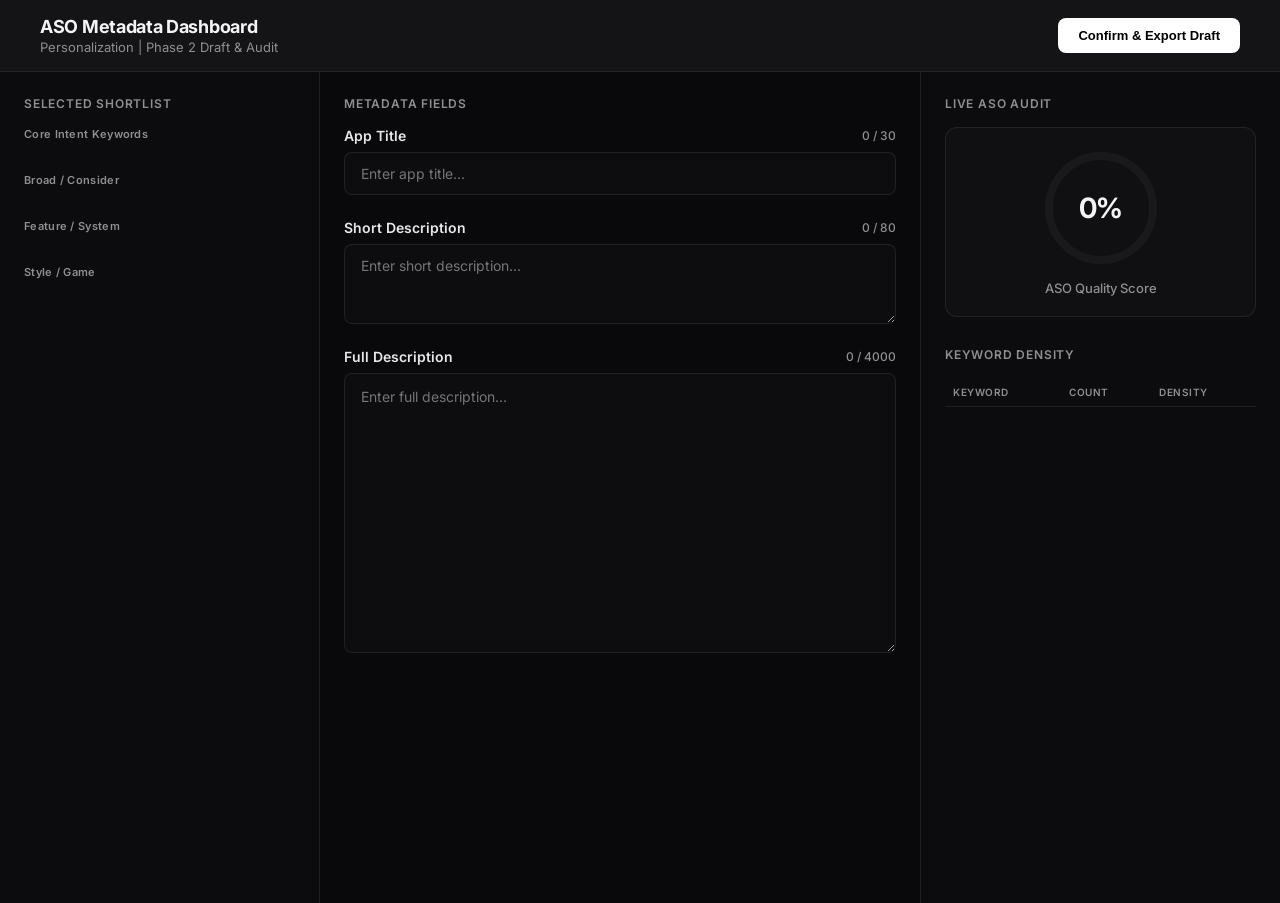
<file: AR_Filter/interactive_description_editor.html>
<!DOCTYPE html>
<html lang="en">
<head>
    <meta charset="UTF-8">
    <meta name="viewport" content="width=device-width, initial-scale=1.0">
    <title>ASO Metadata Editor & Audit Dashboard</title>
    <link href="https://fonts.googleapis.com/css2?family=Inter:wght@400;500;600;700&display=swap" rel="stylesheet">
    <style>
        :root {
            --bg: #09090b;
            --panel: #141417;
            --panel-secondary: #1e1e24;
            --border: rgba(255, 255, 255, 0.08);
            --text-main: #f3f4f6;
            --text-muted: #8e8e93;
            --accent: #30d158; /* Apple green */
            --accent-orange: #ff9f0a; /* Apple orange */
            --accent-red: #ff453a; /* Apple red */
            --accent-blue: #0a84ff; /* Apple blue */
            --active-bg: #ffffff;
            --active-text: #000000;
        }

        * {
            box-sizing: border-box;
            margin: 0;
            padding: 0;
        }

        body {
            font-family: 'Inter', sans-serif;
            background-color: var(--bg);
            color: var(--text-main);
            min-height: 100vh;
            display: flex;
            flex-direction: column;
            overflow-x: hidden;
        }

        header {
            background-color: var(--panel);
            border-bottom: 1px solid var(--border);
            padding: 16px 40px;
            display: flex;
            justify-content: space-between;
            align-items: center;
        }

        header h1 {
            font-size: 18px;
            font-weight: 700;
            letter-spacing: -0.3px;
        }

        header p {
            font-size: 13px;
            color: var(--text-muted);
            margin-top: 2px;
        }

        .main-container {
            display: grid;
            grid-template-columns: 320px 1fr 360px;
            height: calc(100vh - 69px);
            overflow: hidden;
        }

        /* --- Panels Common --- */
        .sidebar-left, .editor-panel, .sidebar-right {
            display: flex;
            flex-direction: column;
            height: 100%;
            overflow-y: auto;
            padding: 24px;
        }

        .sidebar-left {
            border-right: 1px solid var(--border);
            background-color: #0c0c0e;
        }

        .editor-panel {
            background-color: var(--bg);
        }

        .sidebar-right {
            border-left: 1px solid var(--border);
            background-color: #0c0c0e;
        }

        .panel-title {
            font-size: 12px;
            font-weight: 600;
            text-transform: uppercase;
            letter-spacing: 0.8px;
            color: var(--text-muted);
            margin-bottom: 16px;
            display: flex;
            justify-content: space-between;
            align-items: center;
        }

        /* --- Left Sidebar: Keyword Checklist --- */
        .kw-section {
            margin-bottom: 24px;
        }

        .kw-section-name {
            font-size: 11px;
            font-weight: 600;
            color: var(--text-muted);
            margin-bottom: 8px;
            letter-spacing: 0.3px;
        }

        .kw-list {
            display: flex;
            flex-direction: column;
            gap: 6px;
        }

        .kw-item {
            background-color: rgba(255, 255, 255, 0.02);
            border: 1px solid var(--border);
            border-radius: 8px;
            padding: 8px 12px;
            display: flex;
            justify-content: space-between;
            align-items: center;
            font-size: 13px;
            transition: all 0.15s ease;
        }

        .kw-item.used {
            border-color: rgba(48, 209, 88, 0.3);
            background-color: rgba(48, 209, 88, 0.04);
        }

        .kw-item-text {
            font-weight: 500;
            color: #e5e7eb;
        }

        .kw-item.used .kw-item-text {
            color: #ffffff;
        }

        .kw-badge {
            font-size: 10px;
            font-weight: 600;
            padding: 2px 6px;
            border-radius: 4px;
            background-color: rgba(255, 255, 255, 0.08);
            color: var(--text-muted);
        }

        .kw-item.used .kw-badge {
            background-color: var(--accent);
            color: #000000;
        }

        /* --- Middle Panel: Editor --- */
        .input-group {
            margin-bottom: 24px;
            display: flex;
            flex-direction: column;
        }

        .input-header {
            display: flex;
            justify-content: space-between;
            align-items: center;
            margin-bottom: 8px;
        }

        .input-label {
            font-size: 14px;
            font-weight: 600;
            color: #e5e7eb;
        }

        .char-counter {
            font-size: 12px;
            font-weight: 500;
            color: var(--text-muted);
        }

        .char-counter.warning {
            color: var(--accent-orange);
        }

        .char-counter.danger {
            color: var(--accent-red);
        }

        .editor-input {
            background-color: rgba(255, 255, 255, 0.02);
            border: 1px solid var(--border);
            border-radius: 8px;
            color: var(--text-main);
            font-family: inherit;
            padding: 12px 16px;
            font-size: 14px;
            outline: none;
            transition: border-color 0.15s ease;
        }

        .editor-input:focus {
            border-color: rgba(255, 255, 255, 0.25);
        }

        textarea.editor-input {
            resize: vertical;
            min-height: 80px;
        }

        textarea#full-description {
            min-height: 280px;
            line-height: 1.6;
        }

        /* --- Right Sidebar: Live Audit --- */
        .score-container {
            display: flex;
            flex-direction: column;
            align-items: center;
            margin-bottom: 30px;
            background-color: rgba(255, 255, 255, 0.02);
            border: 1px solid var(--border);
            border-radius: 12px;
            padding: 20px;
        }

        .score-circle-wrapper {
            position: relative;
            width: 120px;
            height: 120px;
            margin-bottom: 12px;
        }

        .score-svg {
            transform: rotate(-90deg);
        }

        .score-circle-bg {
            fill: none;
            stroke: rgba(255, 255, 255, 0.04);
            stroke-width: 8;
        }

        .score-circle-fill {
            fill: none;
            stroke: var(--accent-blue);
            stroke-width: 8;
            stroke-linecap: round;
            transition: stroke-dashoffset 0.35s ease;
        }

        .score-text-center {
            position: absolute;
            top: 50%;
            left: 50%;
            transform: translate(-50%, -50%);
            font-size: 28px;
            font-weight: 700;
            letter-spacing: -1px;
        }

        .score-label {
            font-size: 13px;
            font-weight: 500;
            color: var(--text-muted);
        }

        .audit-section {
            margin-bottom: 24px;
        }

        .warning-box {
            background-color: rgba(255, 69, 58, 0.04);
            border: 1px solid rgba(255, 69, 58, 0.15);
            border-radius: 8px;
            padding: 12px;
            margin-bottom: 12px;
            display: none;
        }

        .warning-box.active {
            display: block;
        }

        .warning-title {
            font-size: 12px;
            font-weight: 700;
            color: var(--accent-red);
            text-transform: uppercase;
            letter-spacing: 0.5px;
            margin-bottom: 6px;
            display: flex;
            align-items: center;
            gap: 6px;
        }

        .warning-list {
            list-style: none;
            font-size: 12px;
            line-height: 1.5;
            color: #d1d5db;
        }

        .warning-list li {
            position: relative;
            padding-left: 12px;
            margin-bottom: 4px;
        }

        .warning-list li::before {
            content: "•";
            position: absolute;
            left: 0;
            color: var(--accent-red);
        }

        /* --- Density Table --- */
        .density-table {
            width: 100%;
            border-collapse: collapse;
            font-size: 12px;
            margin-top: 10px;
        }

        .density-table th, .density-table td {
            text-align: left;
            padding: 8px;
            border-bottom: 1px solid var(--border);
        }

        .density-table th {
            color: var(--text-muted);
            font-weight: 600;
            text-transform: uppercase;
            font-size: 10px;
            letter-spacing: 0.5px;
        }

        .density-table td {
            color: #e5e7eb;
        }

        .density-badge {
            font-weight: 600;
            border-radius: 4px;
            padding: 2px 6px;
            font-size: 11px;
            display: inline-block;
        }

        .density-badge.safe {
            background-color: rgba(48, 209, 88, 0.1);
            color: var(--accent);
        }

        .density-badge.low {
            background-color: rgba(255, 159, 10, 0.1);
            color: var(--accent-orange);
        }

        .density-badge.stuffing {
            background-color: rgba(255, 69, 58, 0.1);
            color: var(--accent-red);
        }

        .btn {
            background: var(--active-bg);
            color: var(--active-text);
            border: none;
            padding: 10px 20px;
            font-size: 13px;
            font-weight: 600;
            border-radius: 8px;
            cursor: pointer;
            transition: opacity 0.15s ease;
        }

        .btn:hover {
            opacity: 0.9;
        }
    </style>
</head>
<body>

    <header>
        <div>
            <h1 id="app-name-display">ASO Metadata Dashboard</h1>
            <p id="app-meta-display">Personalization | Phase 2 Draft & Audit</p>
        </div>
        <button class="btn" onclick="submit()">Confirm & Export Draft</button>
    </header>

    <div class="main-container">
        <!-- Left Sidebar: Selected Keywords Checklist -->
        <div class="sidebar-left">
            <div class="panel-title">Selected Shortlist</div>
            
            <div class="kw-section">
                <div class="kw-section-name">Core Intent Keywords</div>
                <div class="kw-list" id="core-list"></div>
            </div>

            <div class="kw-section">
                <div class="kw-section-name">Broad / Consider</div>
                <div class="kw-list" id="secondary-list"></div>
            </div>

            <div class="kw-section">
                <div class="kw-section-name">Feature / System</div>
                <div class="kw-list" id="feature-list"></div>
            </div>

            <div class="kw-section">
                <div class="kw-section-name">Style / Game</div>
                <div class="kw-list" id="style-list"></div>
            </div>
        </div>

        <!-- Middle Column: Metadata Editor -->
        <div class="editor-panel">
            <div class="panel-title">Metadata Fields</div>

            <div class="input-group">
                <div class="input-header">
                    <span class="input-label">App Title</span>
                    <span class="char-counter" id="title-counter">0 / 30</span>
                </div>
                <input type="text" class="editor-input" id="app-title" placeholder="Enter app title..." autocomplete="off">
            </div>

            <div class="input-group">
                <div class="input-header">
                    <span class="input-label">Short Description</span>
                    <span class="char-counter" id="short-counter">0 / 80</span>
                </div>
                <textarea class="editor-input" id="short-description" placeholder="Enter short description..."></textarea>
            </div>

            <div class="input-group">
                <div class="input-header">
                    <span class="input-label">Full Description</span>
                    <span class="char-counter" id="full-counter">0 / 4000</span>
                </div>
                <textarea class="editor-input" id="full-description" placeholder="Enter full description..."></textarea>
            </div>
        </div>

        <!-- Right Column: Live Audit -->
        <div class="sidebar-right">
            <div class="panel-title">Live ASO Audit</div>

            <!-- SEO Optimization Score Gauge -->
            <div class="score-container">
                <div class="score-circle-wrapper">
                    <svg class="score-svg" width="120" height="120">
                        <circle class="score-circle-bg" cx="60" cy="60" r="52"></circle>
                        <circle class="score-circle-fill" id="score-fill" cx="60" cy="60" r="52" stroke-dasharray="326.7" stroke-dashoffset="326.7"></circle>
                    </svg>
                    <div class="score-text-center" id="score-value">0%</div>
                </div>
                <div class="score-label">ASO Quality Score</div>
            </div>

            <!-- Trademark Policy Warning Box -->
            <div class="warning-box" id="trademark-warnings">
                <div class="warning-title">⚠️ Policy Violations</div>
                <ul class="warning-list" id="warning-list-items"></ul>
            </div>

            <!-- Keyword Density Tracker Table -->
            <div class="audit-section">
                <div class="panel-title">Keyword Density</div>
                <table class="density-table">
                    <thead>
                        <tr>
                            <th>Keyword</th>
                            <th>Count</th>
                            <th>Density</th>
                        </tr>
                    </thead>
                    <tbody id="density-tbody"></tbody>
                </table>
            </div>
        </div>
    </div>

    <script>
        let serverPayload = {
            keywords: [],
            competitor_brands: [],
            risky_platform_terms: []
        };
        
        let selectedKeywords = [];

        async function init() {
            try {
                const response = await fetch('/data');
                serverPayload = await response.json();
                
                document.getElementById('app-name-display').textContent = `${serverPayload.app_name} | Metadata Editor`;
                
                // Pre-populate input values if available
                if (serverPayload.title_draft) {
                    document.getElementById('app-title').value = serverPayload.title_draft;
                }
                if (serverPayload.short_desc_draft) {
                    document.getElementById('short-description').value = serverPayload.short_desc_draft;
                }
                if (serverPayload.full_desc_draft) {
                    document.getElementById('full-description').value = serverPayload.full_desc_draft;
                }

                // Filter keywords to only include confirmed/selected ones
                selectedKeywords = serverPayload.keywords || [];

                // Render checklist
                renderChecklist();
                
                // Setup live listeners
                setupListeners();

                // Initial audit
                runAudit();
            } catch (err) {
                console.error("Initialization error:", err);
            }
        }

        function renderChecklist() {
            const containers = {
                'Core Intent Final': document.getElementById('core-list'),
                'Broad Expansion': document.getElementById('secondary-list'),
                'Consider Keywords': document.getElementById('secondary-list'),
                'Feature Keywords': document.getElementById('feature-list'),
                'System Keywords': document.getElementById('feature-list'),
                'Style Keywords': document.getElementById('style-list'),
                'Game Keywords': document.getElementById('style-list')
            };

            // Clear containers
            Object.values(containers).forEach(c => { if(c) c.innerHTML = ""; });

            selectedKeywords.forEach(kw => {
                const bucket = kw.Bucket;
                const container = containers[bucket];
                if (!container) return;

                const item = document.createElement('div');
                item.className = 'kw-item';
                item.id = `checklist-${normalizeId(kw.Keyword)}`;
                item.innerHTML = `
                    <span class="kw-item-text">${kw.Keyword}</span>
                    <span class="kw-badge" id="badge-${normalizeId(kw.Keyword)}">0</span>
                `;
                container.appendChild(item);
            });
        }

        function normalizeId(str) {
            return str.toLowerCase().replace(/[^a-z0-9]/g, '-');
        }

        function setupListeners() {
            const fields = ['app-title', 'short-description', 'full-description'];
            fields.forEach(id => {
                const el = document.getElementById(id);
                el.addEventListener('input', () => {
                    updateCharCounters();
                    runAudit();
                });
            });
        }

        function updateCharCounters() {
            const counters = [
                { id: 'app-title', counter: 'title-counter', max: 30 },
                { id: 'short-description', counter: 'short-counter', max: 80 },
                { id: 'full-description', counter: 'full-counter', max: 4000 }
            ];

            counters.forEach(c => {
                const val = document.getElementById(c.id).value;
                const count = val.length;
                const counterEl = document.getElementById(c.counter);
                counterEl.textContent = `${count} / ${c.max}`;

                counterEl.className = "char-counter";
                if (count > c.max) {
                    counterEl.classList.add('danger');
                } else if (count >= c.max - 5) {
                    counterEl.classList.add('warning');
                }
            });
        }

        function runAudit() {
            const title = document.getElementById('app-title').value;
            const shortDesc = document.getElementById('short-description').value;
            const fullDesc = document.getElementById('full-description').value;
            const combinedText = `${title} \n ${shortDesc} \n ${fullDesc}`;
            const combinedLower = combinedText.toLowerCase();

            // Word frequency counting for selected keywords
            const counts = {};
            selectedKeywords.forEach(kw => {
                const word = kw.Keyword.toLowerCase();
                const pattern = new RegExp('\\b' + escapeRegExp(word) + '\\b', 'gi');
                const matches = combinedText.match(pattern);
                counts[kw.Keyword] = matches ? matches.length : 0;
            });

            // Update checklist badges and used states
            selectedKeywords.forEach(kw => {
                const count = counts[kw.Keyword] || 0;
                const id = normalizeId(kw.Keyword);
                const itemEl = document.getElementById(`checklist-${id}`);
                const badgeEl = document.getElementById(`badge-${id}`);

                if (badgeEl) {
                    badgeEl.textContent = count;
                }

                if (itemEl) {
                    if (count > 0) {
                        itemEl.classList.add('used');
                    } else {
                        itemEl.classList.remove('used');
                    }
                }
            });

            // Calculate density (Full Description word frequency)
            const fullDescLower = fullDesc.toLowerCase();
            const wordsInFullDesc = fullDescLower.match(/\b\w+\b/g) || [];
            const totalWords = wordsInFullDesc.length;

            const densityTbody = document.getElementById('density-tbody');
            densityTbody.innerHTML = "";

            // Sort keywords by frequency in the text
            selectedKeywords.forEach(kw => {
                const count = counts[kw.Keyword] || 0;
                // Calculate percentage based on Full Description only or total combined
                const density = totalWords > 0 ? (count / totalWords) * 100 : 0;

                const tr = document.createElement('tr');
                let badgeClass = "low";
                if (density >= 1.0 && density <= 2.5) {
                    badgeClass = "safe";
                } else if (density > 2.5) {
                    badgeClass = "stuffing";
                } else if (count > 0) {
                    badgeClass = "low";
                }

                tr.innerHTML = `
                    <td>${kw.Keyword}</td>
                    <td>${count}</td>
                    <td><span class="density-badge ${badgeClass}">${density.toFixed(2)}%</span></td>
                `;
                densityTbody.appendChild(tr);
            });

            // Trademark Policy Audit
            const warnings = [];
            const brands = serverPayload.competitor_brands || [];
            brands.forEach(brand => {
                const pattern = new RegExp('\\b' + escapeRegExp(brand.toLowerCase()) + '\\b', 'i');
                if (pattern.test(combinedLower)) {
                    warnings.push(`Competitor brand brandished: <strong>"${brand}"</strong>`);
                }
            });

            const platformRisks = serverPayload.risky_platform_terms || [];
            platformRisks.forEach(term => {
                const pattern = new RegExp('\\b' + escapeRegExp(term.toLowerCase()) + '\\b', 'i');
                if (pattern.test(combinedLower)) {
                    warnings.push(`Platform-risk term flagged: <strong>"${term}"</strong>`);
                }
            });

            const warningBox = document.getElementById('trademark-warnings');
            const warningItems = document.getElementById('warning-list-items');
            warningItems.innerHTML = "";

            if (warnings.length > 0) {
                warningBox.classList.add('active');
                warnings.forEach(w => {
                    const li = document.createElement('li');
                    li.innerHTML = w;
                    warningItems.appendChild(li);
                });
            } else {
                warningBox.classList.remove('active');
            }

            // ASO Quality Score Calculation
            let score = 0;

            // Title Length Score (max 25 points)
            const titleLen = title.length;
            if (titleLen >= 25 && titleLen <= 30) score += 25;
            else if (titleLen > 15 && titleLen < 25) score += 15;
            else if (titleLen > 0 && titleLen <= 15) score += 5;

            // Short Description Length (max 20 points)
            const shortLen = shortDesc.length;
            if (shortLen >= 70 && shortLen <= 80) score += 20;
            else if (shortLen > 40 && shortLen < 70) score += 10;
            else if (shortLen > 0 && shortLen <= 40) score += 5;

            // Full Description Length (max 20 points)
            const fullLen = fullDesc.length;
            if (fullLen >= 1500 && fullLen <= 4000) score += 20;
            else if (fullLen >= 800 && fullLen < 1500) score += 10;
            else if (fullLen > 0 && fullLen < 800) score += 5;

            // Keyword Coverage (max 35 points)
            let usedCount = 0;
            selectedKeywords.forEach(kw => {
                if (counts[kw.Keyword] > 0) usedCount++;
            });
            const coverageRatio = selectedKeywords.length > 0 ? usedCount / selectedKeywords.length : 0;
            score += Math.round(coverageRatio * 35);

            // Deductions for Policy Violations
            score -= (warnings.length * 10);
            score = Math.max(0, Math.min(100, score));

            // Update SVG Gauge
            const fillEl = document.getElementById('score-fill');
            const scoreValEl = document.getElementById('score-value');
            scoreValEl.textContent = `${score}%`;

            // SVG Stroke calculation (circumference is 2 * PI * r = 2 * 3.14159 * 52 = 326.7)
            const circumference = 326.7;
            const offset = circumference - (score / 100) * circumference;
            fillEl.style.strokeDashoffset = offset;

            // Color circle based on score
            if (score >= 80) {
                fillEl.style.stroke = "var(--accent)";
            } else if (score >= 50) {
                fillEl.style.stroke = "var(--accent-orange)";
            } else {
                fillEl.style.stroke = "var(--accent-red)";
            }
        }

        function escapeRegExp(string) {
            return string.replace(/[.*+?^${}()|[\]\\]/g, '\\$&');
        }

        async function submit() {
            const title = document.getElementById('app-title').value;
            const shortDesc = document.getElementById('short-description').value;
            const fullDesc = document.getElementById('full-description').value;

            const payload = {
                title: title,
                short_description: shortDesc,
                full_description: fullDesc
            };

            const response = await fetch('/confirm', {
                method: 'POST',
                headers: { 'Content-Type': 'application/json' },
                body: JSON.stringify(payload)
            });

            if (response.ok) {
                window.close();
            }
        }

        window.onload = init;
    </script>
</body>
</html>
</file>
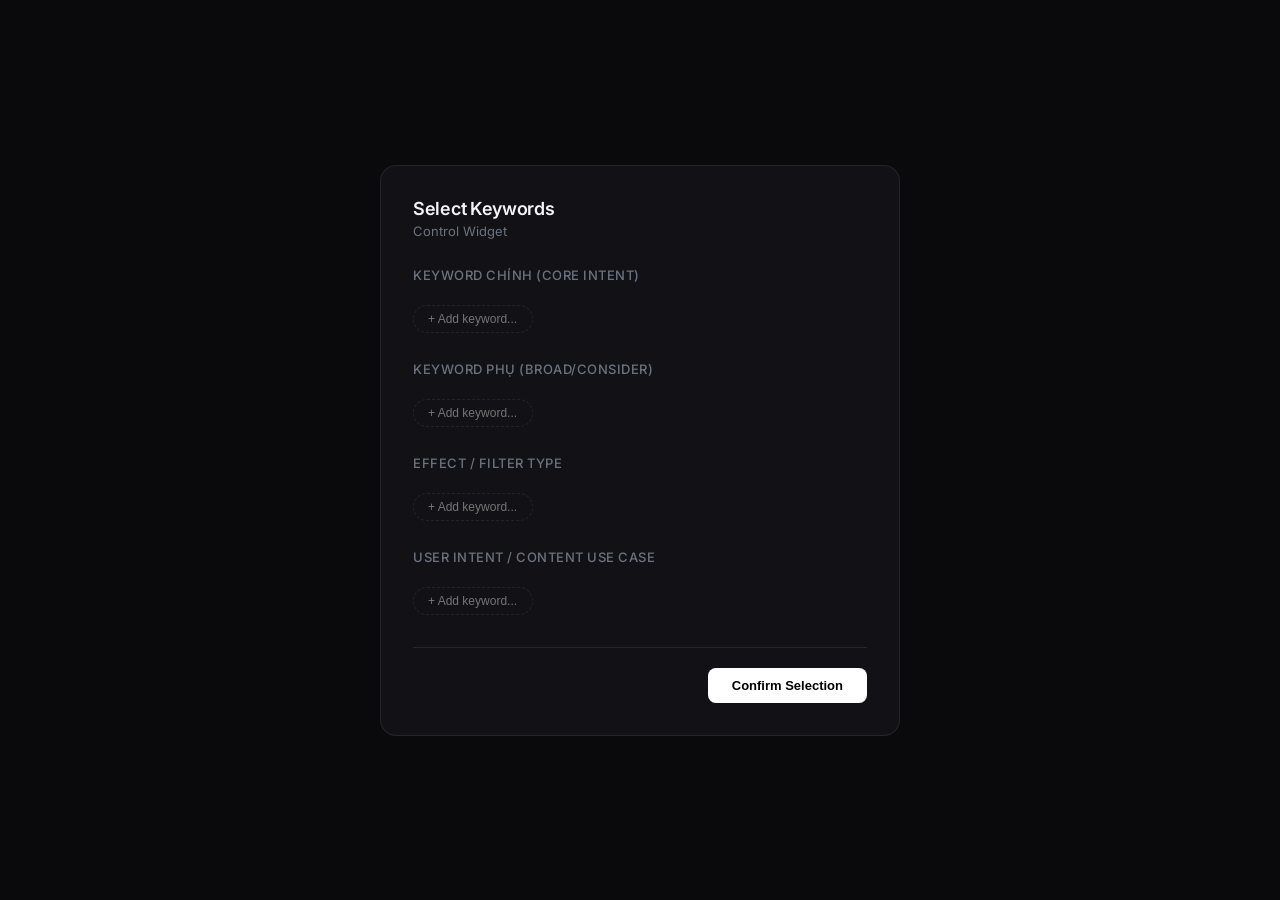
<file: AR_Filter/interactive_optimizer.html>
<!DOCTYPE html>
<html lang="en">
<head>
    <meta charset="UTF-8">
    <meta name="viewport" content="width=device-width, initial-scale=1.0">
    <title>Keyword Selector</title>
    <link href="https://fonts.googleapis.com/css2?family=Inter:wght@400;500;600&display=swap" rel="stylesheet">
    <style>
        :root {
            --bg: #0a0a0c;
            --panel: #121216;
            --border: rgba(255, 255, 255, 0.08);
            --text-main: #f3f4f6;
            --text-muted: #6b7280;
            --active-bg: #ffffff;
            --active-text: #000000;
        }

        * {
            box-sizing: border-box;
            margin: 0;
            padding: 0;
        }

        body {
            font-family: 'Inter', sans-serif;
            background-color: var(--bg);
            color: var(--text-main);
            min-height: 100vh;
            display: flex;
            align-items: center;
            justify-content: center;
            padding: 20px;
        }

        .container {
            width: 100%;
            max-width: 520px;
            background: var(--panel);
            border: 1px solid var(--border);
            border-radius: 16px;
            padding: 32px;
        }

        header {
            margin-bottom: 28px;
        }

        header h1 {
            font-size: 18px;
            font-weight: 600;
            letter-spacing: -0.3px;
            margin-bottom: 4px;
        }

        header p {
            font-size: 13px;
            color: var(--text-muted);
        }

        .section {
            margin-bottom: 28px;
        }

        .section-title {
            font-size: 13px;
            font-weight: 500;
            color: var(--text-muted);
            margin-bottom: 12px;
            text-transform: uppercase;
            letter-spacing: 0.5px;
        }

        .pills {
            display: flex;
            flex-wrap: wrap;
            gap: 8px;
            margin-bottom: 10px;
        }

        .pill {
            background: transparent;
            border: 1px solid var(--border);
            color: #d1d5db;
            padding: 8px 16px;
            border-radius: 20px;
            font-size: 13px;
            font-weight: 500;
            cursor: pointer;
            transition: all 0.15s ease;
            user-select: none;
        }

        .pill:hover {
            border-color: rgba(255, 255, 255, 0.2);
            color: #ffffff;
        }

        .pill.selected {
            background: var(--active-bg);
            border-color: var(--active-bg);
            color: var(--active-text);
        }

        /* --- Minimal Search Box --- */
        .add-kw-wrapper {
            position: relative;
        }

        .add-kw-input {
            background: transparent;
            border: 1px dashed var(--border);
            color: #d1d5db;
            padding: 6px 14px;
            border-radius: 20px;
            font-size: 12px;
            outline: none;
            cursor: pointer;
            transition: all 0.15s ease;
            width: 120px;
        }

        .add-kw-input:focus {
            border-style: solid;
            border-color: #ffffff;
            width: 200px;
            cursor: text;
        }

        .dropdown {
            position: absolute;
            top: calc(100% + 4px);
            left: 0;
            width: 200px;
            background: #18181c;
            border: 1px solid var(--border);
            border-radius: 8px;
            max-height: 150px;
            overflow-y: auto;
            z-index: 50;
            box-shadow: 0 4px 12px rgba(0, 0, 0, 0.5);
            display: none;
        }

        .dropdown-item {
            padding: 8px 12px;
            font-size: 12px;
            cursor: pointer;
            border-bottom: 1px solid rgba(255, 255, 255, 0.02);
            display: flex;
            justify-content: space-between;
            align-items: center;
        }

        .dropdown-item:hover {
            background: rgba(255, 255, 255, 0.05);
            color: #ffffff;
        }

        .dropdown-item-meta {
            font-size: 10px;
            color: var(--text-muted);
        }

        footer {
            margin-top: 32px;
            padding-top: 20px;
            border-top: 1px solid var(--border);
            display: flex;
            justify-content: flex-end;
        }

        .btn {
            background: var(--active-bg);
            color: var(--active-text);
            border: none;
            padding: 10px 24px;
            font-size: 13px;
            font-weight: 600;
            border-radius: 8px;
            cursor: pointer;
            transition: opacity 0.15s ease;
        }

        .btn:hover {
            opacity: 0.9;
        }
    </style>
</head>
<body>

    <div class="container">
        <header>
            <h1 id="app-title">Select Keywords</h1>
            <p id="app-meta">Control Widget</p>
        </header>

        <div id="sections-container">
            <!-- Core -->
            <div class="section">
                <div class="section-title">Keyword chính (Core Intent)</div>
                <div class="pills" id="core-pills"></div>
                <div class="add-kw-wrapper">
                    <input type="text" class="add-kw-input" id="core-search" placeholder="+ Add keyword...">
                    <div class="dropdown" id="core-dropdown"></div>
                </div>
            </div>

            <!-- Secondary -->
            <div class="section">
                <div class="section-title">Keyword phụ (Broad/Consider)</div>
                <div class="pills" id="secondary-pills"></div>
                <div class="add-kw-wrapper">
                    <input type="text" class="add-kw-input" id="secondary-search" placeholder="+ Add keyword...">
                    <div class="dropdown" id="secondary-dropdown"></div>
                </div>
            </div>

            <!-- Feature -->
            <div class="section">
                <div class="section-title">Effect / Filter Type</div>
                <div class="pills" id="feature-pills"></div>
                <div class="add-kw-wrapper">
                    <input type="text" class="add-kw-input" id="feature-search" placeholder="+ Add keyword...">
                    <div class="dropdown" id="feature-dropdown"></div>
                </div>
            </div>

            <!-- Style -->
            <div class="section">
                <div class="section-title">User Intent / Content Use Case</div>
                <div class="pills" id="style-pills"></div>
                <div class="add-kw-wrapper">
                    <input type="text" class="add-kw-input" id="style-search" placeholder="+ Add keyword...">
                    <div class="dropdown" id="style-dropdown"></div>
                </div>
            </div>
        </div>

        <footer>
            <button class="btn" onclick="submit()">Confirm Selection</button>
        </footer>
    </div>

    <script>
        let appData = { keywords: [] };
        const selections = {
            core: new Set(),
            secondary: new Set(),
            feature: new Set(),
            style: new Set()
        };

        const suggestions = {
            core: [],
            secondary: [],
            feature: [],
            style: []
        };

        const customAdded = {
            core: new Set(),
            secondary: new Set(),
            feature: new Set(),
            style: new Set()
        };

        async function init() {
            try {
                const response = await fetch('/data');
                appData = await response.json();
                
                document.getElementById('app-title').textContent = appData.app_name;
                document.getElementById('app-meta').textContent = `${appData.category} | Keyword Selection`;

                appData.keywords.sort((a, b) => b.BalancedScore - a.BalancedScore);

                const corePool = [];
                const secondaryPool = [];
                const featurePool = [];
                const stylePool = [];

                appData.keywords.forEach(kw => {
                    const b = kw.Bucket;
                    if (b === 'Core Intent Final') corePool.push(kw.Keyword);
                    else if (b === 'Broad Expansion' || b === 'Consider Keywords') secondaryPool.push(kw.Keyword);
                    else if (b === 'Effect / Filter Type' || b === 'System Keywords') featurePool.push(kw.Keyword);
                    else if (b === 'User Intent / Content Use Case' || b === 'Game Keywords') stylePool.push(kw.Keyword);
                });

                suggestions.core = corePool.slice(0, 5);
                suggestions.secondary = secondaryPool.slice(0, 5);
                suggestions.feature = featurePool.slice(0, 5);
                suggestions.style = stylePool.slice(0, 5);

                // Auto-select top 3 by default
                suggestions.core.slice(0, 3).forEach(k => selections.core.add(k));
                suggestions.secondary.slice(0, 3).forEach(k => selections.secondary.add(k));
                suggestions.feature.slice(0, 3).forEach(k => selections.feature.add(k));
                suggestions.style.slice(0, 3).forEach(k => selections.style.add(k));

                renderAll();

                // Setup Search Autocomplete
                setupSearch('core');
                setupSearch('secondary');
                setupSearch('feature');
                setupSearch('style');
            } catch (err) {
                console.error(err);
            }
        }

        function isAssigned(kw) {
            return selections.core.has(kw) || 
                   selections.secondary.has(kw) || 
                   selections.feature.has(kw) || 
                   selections.style.has(kw);
        }

        function renderField(fieldKey) {
            const container = document.getElementById(`${fieldKey}-pills`);
            container.innerHTML = "";

            // Display list is suggestions + customAdded (deduplicated)
            const displayList = [...suggestions[fieldKey]];
            customAdded[fieldKey].forEach(k => {
                if (!displayList.includes(k)) displayList.push(k);
            });

            displayList.forEach(kw => {
                const isSelected = selections[fieldKey].has(kw);
                const pill = document.createElement('div');
                pill.className = `pill ${isSelected ? 'selected' : ''}`;
                pill.textContent = kw;
                pill.onclick = () => {
                    if (isSelected) {
                        selections[fieldKey].delete(kw);
                    } else {
                        selections[fieldKey].add(kw);
                    }
                    renderField(fieldKey);
                };
                container.appendChild(pill);
            });
        }

        function renderAll() {
            renderField('core');
            renderField('secondary');
            renderField('feature');
            renderField('style');
        }

        function setupSearch(fieldKey) {
            const input = document.getElementById(`${fieldKey}-search`);
            const dropdown = document.getElementById(`${fieldKey}-dropdown`);

            input.addEventListener('focus', () => showDropdown(fieldKey));
            input.addEventListener('input', () => showDropdown(fieldKey));

            document.addEventListener('click', (e) => {
                if (!input.contains(e.target) && !dropdown.contains(e.target)) {
                    dropdown.style.display = 'none';
                }
            });
        }

        function showDropdown(fieldKey) {
            const input = document.getElementById(`${fieldKey}-search`);
            const dropdown = document.getElementById(`${fieldKey}-dropdown`);
            const filter = input.value.toLowerCase();
            
            dropdown.innerHTML = "";
            let count = 0;

            appData.keywords.forEach(kw => {
                if (isAssigned(kw.Keyword)) return;

                if (kw.Keyword.toLowerCase().includes(filter)) {
                    const item = document.createElement('div');
                    item.className = 'dropdown-item';
                    item.innerHTML = `
                        <span>${kw.Keyword}</span>
                        <span class="dropdown-item-meta">Vol: ${kw.Volume}</span>
                    `;
                    item.onclick = () => {
                        customAdded[fieldKey].add(kw.Keyword);
                        selections[fieldKey].add(kw.Keyword);
                        renderField(fieldKey);
                        input.value = "";
                        dropdown.style.display = 'none';
                    };
                    dropdown.appendChild(item);
                    count++;
                }
            });

            if (count > 0) {
                dropdown.style.display = 'block';
            } else {
                dropdown.style.display = 'none';
            }
        }

        async function submit() {
            const result = {
                core_keywords: Array.from(selections.core),
                secondary_keywords: Array.from(selections.secondary),
                feature_keywords: Array.from(selections.feature),
                style_keywords: Array.from(selections.style)
            };

            const response = await fetch('/confirm', {
                method: 'POST',
                headers: { 'Content-Type': 'application/json' },
                body: JSON.stringify(result)
            });
            if (response.ok) {
                window.close();
            }
        }

        window.onload = init;
    </script>
</body>
</html>
</file>
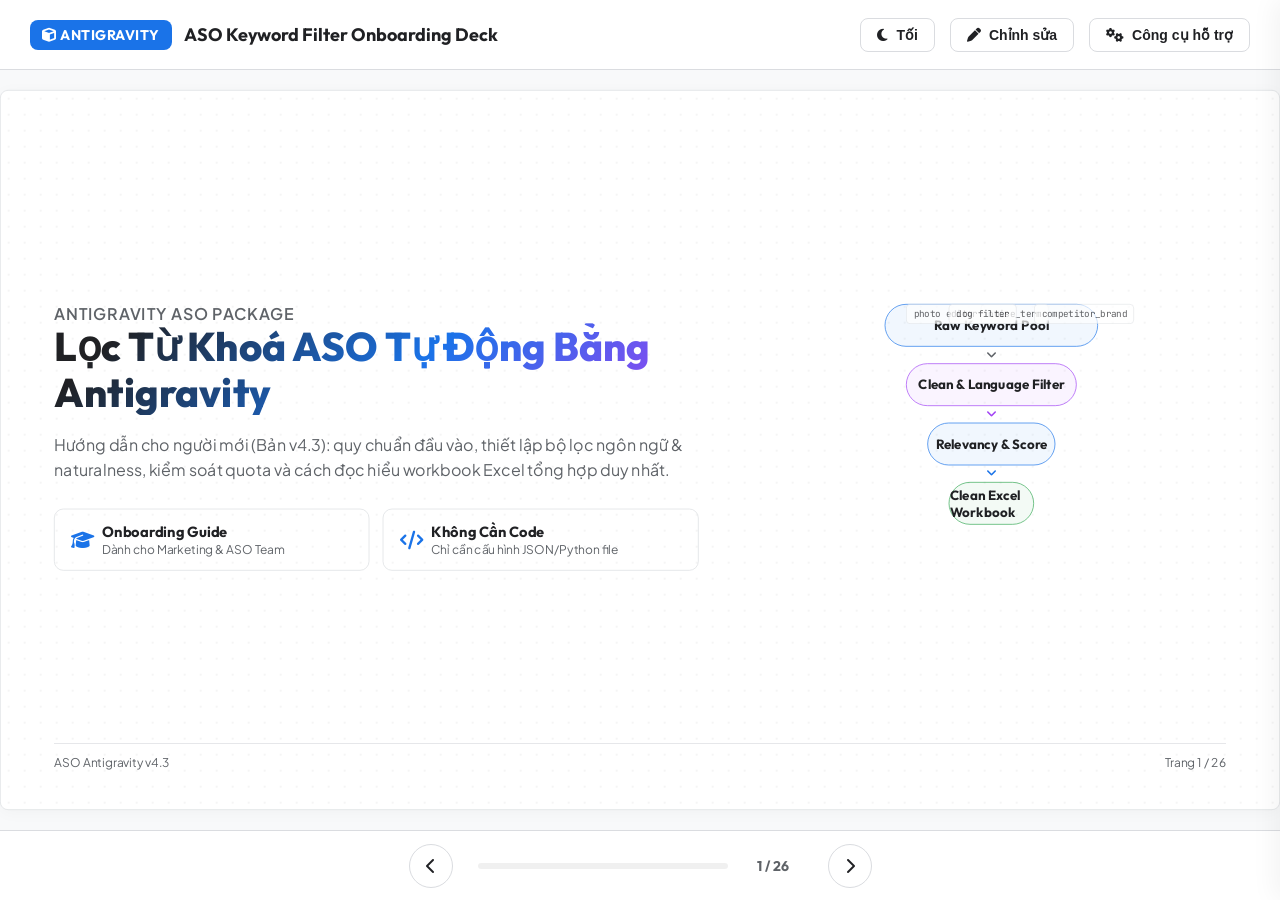
<file: docs/ASO_Antigravity_Beginner_Guide.html>
<!DOCTYPE html>
<html lang="vi" data-theme="light">
<head>
    <meta charset="UTF-8">
    <meta name="viewport" content="width=device-width, initial-scale=1.0">
    <title>ASO Antigravity - Hướng Dẫn Sử Dụng Cho Người Mới</title>

    <!-- Google Fonts: Outfit (Display), Plus Jakarta Sans (Body), JetBrains Mono (Code) -->
    <link rel="preconnect" href="https://fonts.googleapis.com">
    <link rel="preconnect" href="https://fonts.gstatic.com" crossorigin>
    <link href="https://fonts.googleapis.com/css2?family=Plus+Jakarta+Sans:wght@300;400;500;600;700&family=Outfit:wght@500;600;700;800&family=JetBrains+Mono:wght@400;500&display=swap" rel="stylesheet">

    <!-- FontAwesome Icons via CDN for modern premium icons -->
    <link rel="stylesheet" href="https://cdnjs.cloudflare.com/ajax/libs/font-awesome/6.4.0/css/all.min.css">

    <style>
        /* ===========================================
           DESIGN SYSTEM & CSS CUSTOM PROPERTIES
           =========================================== */
        :root {
            /* Google Material Design Light Theme (Default) */
            --bg-primary: #f8f9fa;         /* Google Grey 100 */
            --bg-secondary: #ffffff;      /* Slide background / Card surface */
            --bg-stage-outer: #f1f3f4;    /* Outer viewport background */
            --bg-surface: #ffffff;
            --bg-card: #ffffff;
            --bg-header: #ffffff;
            --text-main: #202124;         /* Google Charcoal */
            --text-muted: #5f6368;        /* Google Slate */
            --border-color: #dadce0;      /* Google Standard Border */
            --border-glow: rgba(26, 115, 232, 0.08);
            --dot-color: rgba(0, 0, 0, 0.04);

            /* Google Brand Colors */
            --accent-indigo: #1a73e8;     /* Google Blue */
            --accent-purple: #a142f4;     /* Google Purple */
            --accent-cyan: #1a73e8;       /* Accent color */
            --color-success: #34a853;     /* Google Green */
            --color-warning: #fbbc05;     /* Google Yellow */
            --color-danger: #ea4335;      /* Google Red */
            --bg-code: #f1f3f4;           /* Light grey background for pre/code */
            --color-code: #0b8043;         /* Green code text */

            --font-display: 'Outfit', sans-serif;
            --font-body: 'Plus Jakarta Sans', sans-serif;
            --font-mono: 'JetBrains Mono', monospace;

            --ease-out-expo: cubic-bezier(0.16, 1, 0.3, 1);
            --transition-normal: 0.4s var(--ease-out-expo);
            --slide-padding: 60px 80px;
            --sidebar-width: 460px;
        }

        [data-theme="dark"] {
            /* Sleek Dark Mode */
            --bg-primary: #121212;
            --bg-secondary: #1e1e1e;
            --bg-stage-outer: #0f0f0f;
            --bg-surface: #1e1e1e;
            --bg-card: #1e1e1e;
            --bg-header: #1e1e1e;
            --text-main: #e3e3e3;
            --text-muted: #aaaaaa;
            --border-color: #333333;
            --border-glow: rgba(138, 180, 248, 0.15);
            --dot-color: rgba(255, 255, 255, 0.04);

            --accent-indigo: #8ab4f8;     /* Google Blue in dark mode */
            --accent-purple: #c58af9;     /* Purple */
            --accent-cyan: #8ab4f8;       /* Cyan */
            --color-success: #81c995;     /* Green */
            --color-warning: #fdd663;     /* Yellow */
            --color-danger: #f28b82;      /* Red */
            --bg-code: #202124;           /* Dark code block background */
            --color-code: #81c995;         /* Light green text */
        }

        /* ===========================================
           CORE LAYOUT & WRAPPER
           =========================================== */
        * {
            box-sizing: border-box;
        }

        html, body {
            width: 100%;
            height: 100%;
            margin: 0;
            overflow: hidden;
            font-family: var(--font-body);
            background-color: var(--bg-stage-outer);
            color: var(--text-main);
            -webkit-font-smoothing: antialiased;
            transition: background-color var(--transition-normal), color var(--transition-normal);
        }

        /* App Shell */
        .app-shell {
            display: flex;
            width: 100%;
            height: 100%;
            position: relative;
        }

        /* Main Workspace containing header, stage and footer control bar */
        .main-workspace {
            flex: 1;
            display: flex;
            flex-direction: column;
            height: 100%;
            position: relative;
            z-index: 1;
            overflow: hidden;
            transition: margin-right var(--transition-normal);
        }

        .main-workspace.sidebar-open {
            margin-right: 0;
        }

        /* Header bar */
        .app-header {
            height: 70px;
            background: var(--bg-header);
            border-bottom: 1px solid var(--border-color);
            display: flex;
            align-items: center;
            justify-content: space-between;
            padding: 0 30px;
            z-index: 10;
        }

        .logo-area {
            display: flex;
            align-items: center;
            gap: 12px;
        }

        .logo-badge {
            background: var(--accent-indigo);
            color: white;
            padding: 6px 12px;
            border-radius: 8px;
            font-family: var(--font-display);
            font-weight: 700;
            font-size: 14px;
            letter-spacing: 0.5px;
        }

        .app-title-text {
            font-family: var(--font-display);
            font-weight: 700;
            font-size: 18px;
            color: var(--text-main);
        }

        .header-actions {
            display: flex;
            align-items: center;
            gap: 15px;
        }

        .header-btn {
            background: var(--bg-surface);
            border: 1px solid var(--border-color);
            color: var(--text-main);
            padding: 8px 16px;
            border-radius: 8px;
            font-size: 14px;
            font-weight: 600;
            cursor: pointer;
            display: flex;
            align-items: center;
            gap: 8px;
            transition: all 0.2s;
        }

        .header-btn:hover {
            border-color: var(--accent-indigo);
            background: rgba(26, 115, 232, 0.04);
        }

        .header-btn.active {
            background: var(--accent-indigo);
            color: white;
            border-color: var(--accent-indigo);
        }

        /* Slide Viewport & Stage Scaling */
        .stage-container {
            flex: 1;
            position: relative;
            overflow: hidden;
            background-color: var(--bg-primary);
        }

        .deck-stage {
            position: absolute;
            width: 1920px;
            height: 1080px;
            transform-origin: 0 0;
            background-color: var(--bg-secondary);
            border: 1px solid var(--border-color);
            border-radius: 12px;
            box-shadow: 0 4px 24px rgba(0, 0, 0, 0.03);
            overflow: hidden;
            background-image: radial-gradient(var(--dot-color) 1.5px, transparent 1.5px);
            background-size: 24px 24px;
            transition: background-color var(--transition-normal), border-color var(--transition-normal);
        }

        /* Slide presentation pages */
        .slide {
            position: absolute;
            inset: 0;
            padding: var(--slide-padding);
            display: flex;
            flex-direction: column;
            opacity: 0;
            visibility: hidden;
            pointer-events: none;
            transition: opacity 0.4s var(--ease-out-expo), transform 0.4s var(--ease-out-expo);
            transform: scale(0.98) translateY(5px);
            z-index: 1;
        }

        .slide.active {
            opacity: 1;
            visibility: visible;
            pointer-events: auto;
            transform: scale(1) translateY(0);
            z-index: 2;
        }

        /* Staggered transition classes */
        .reveal {
            opacity: 0;
            transform: translateY(10px);
            transition: opacity 0.4s var(--ease-out-expo), transform 0.4s var(--ease-out-expo);
        }

        .slide.active .reveal {
            opacity: 1;
            transform: translateY(0);
        }

        .reveal-1 { transition-delay: 0.04s; }
        .reveal-2 { transition-delay: 0.08s; }
        .reveal-3 { transition-delay: 0.12s; }
        .reveal-4 { transition-delay: 0.16s; }
        .reveal-5 { transition-delay: 0.2s; }
        .reveal-6 { transition-delay: 0.24s; }

        /* Slide Header & Footer */
        .slide-header {
            display: flex;
            justify-content: space-between;
            align-items: flex-end;
            margin-bottom: 30px;
            padding-bottom: 15px;
            border-bottom: 2px solid var(--border-color);
            position: relative;
        }

        .slide-title {
            font-family: var(--font-display);
            font-size: 52px;
            font-weight: 700;
            margin: 0;
            color: var(--accent-indigo);
        }

        .slide-subtitle {
            font-size: 24px;
            color: var(--text-muted);
            font-weight: 600;
            text-transform: uppercase;
            letter-spacing: 1px;
            margin: 0 0 5px 0;
        }

        .slide-body {
            flex: 1;
            display: flex;
            gap: 40px;
            min-height: 0;
        }

        .slide-footer {
            display: flex;
            justify-content: space-between;
            align-items: center;
            margin-top: auto;
            padding-top: 15px;
            border-top: 1px solid var(--border-color);
            color: var(--text-muted);
            font-size: 18px;
        }

        .slide-footer-meta {
            display: flex;
            align-items: center;
            gap: 15px;
        }

        /* Presentation controls */
        .deck-controls-bar {
            height: 70px;
            background: var(--bg-header);
            border-top: 1px solid var(--border-color);
            display: flex;
            align-items: center;
            justify-content: center;
            position: relative;
            z-index: 10;
        }

        .controls-inner {
            display: flex;
            align-items: center;
            gap: 25px;
        }

        .control-arrow-btn {
            background: var(--bg-surface);
            border: 1px solid var(--border-color);
            color: var(--text-main);
            width: 44px;
            height: 44px;
            border-radius: 50%;
            display: flex;
            align-items: center;
            justify-content: center;
            cursor: pointer;
            font-size: 16px;
            transition: all 0.2s;
        }

        .control-arrow-btn:hover {
            border-color: var(--accent-indigo);
            background: rgba(26, 115, 232, 0.04);
            color: var(--accent-indigo);
        }

        .control-arrow-btn:disabled {
            opacity: 0.3;
            cursor: not-allowed;
            pointer-events: none;
        }

        .progress-indicator-container {
            display: flex;
            align-items: center;
            gap: 15px;
        }

        .progress-bar-bg {
            width: 250px;
            height: 6px;
            background: rgba(0, 0, 0, 0.06);
            border-radius: 3px;
            overflow: hidden;
            position: relative;
        }

        [data-theme="dark"] .progress-bar-bg {
            background: rgba(255, 255, 255, 0.08);
        }

        .progress-bar-fill {
            position: absolute;
            left: 0;
            top: 0;
            height: 100%;
            background: var(--accent-indigo);
            width: 0%;
            transition: width 0.3s ease;
        }

        .slide-counter {
            font-family: var(--font-display);
            font-weight: 700;
            font-size: 14px;
            color: var(--text-muted);
            min-width: 60px;
            text-align: center;
        }

        /* ===========================================
           COMPONENTS: CARDS, GRID, GRAPHICS
           =========================================== */
        .grid-2 {
            display: grid;
            grid-template-columns: 1fr 1fr;
            gap: 30px;
            width: 100%;
        }

        .grid-3 {
            display: grid;
            grid-template-columns: 1fr 1fr 1fr;
            gap: 20px;
            width: 100%;
        }

        .col {
            display: flex;
            flex-direction: column;
            justify-content: flex-start;
        }

        .glass-card {
            background: var(--bg-surface);
            border: 1px solid var(--border-color);
            border-radius: 12px;
            padding: 24px;
            box-shadow: 0 1px 3px rgba(0, 0, 0, 0.05);
            transition: all 0.2s ease;
            position: relative;
            overflow: hidden;
        }

        .glass-card::before {
            content: '';
            position: absolute;
            top: 0;
            left: 0;
            right: 0;
            height: 3px;
            background: transparent;
            transition: all 0.3s;
        }

        .glass-card:hover {
            transform: translateY(-1px);
            border-color: var(--accent-indigo);
            box-shadow: 0 4px 12px rgba(0, 0, 0, 0.05);
        }

        .glass-card.card-indigo::before { background: var(--accent-indigo); }
        .glass-card.card-purple::before { background: var(--accent-purple); }
        .glass-card.card-cyan::before { background: var(--accent-indigo); }
        .glass-card.card-success::before { background: var(--color-success); }
        .glass-card.card-warning::before { background: var(--color-warning); }
        .glass-card.card-danger::before { background: var(--color-danger); }

        .card-title {
            font-family: var(--font-display);
            font-size: 28px;
            font-weight: 700;
            margin: 0 0 12px 0;
            display: flex;
            align-items: center;
            gap: 10px;
            color: var(--text-main);
        }

        .card-title i {
            font-size: 20px;
        }

        /* Badges */
        .pill-badge {
            padding: 4px 12px;
            border-radius: 20px;
            font-size: 12px;
            font-weight: 700;
            text-transform: uppercase;
            letter-spacing: 0.5px;
            display: inline-flex;
            align-items: center;
            gap: 5px;
        }

        .pill-indigo { background: rgba(26, 115, 232, 0.08); color: var(--accent-indigo); border: 1px solid rgba(26, 115, 232, 0.15); }
        .pill-purple { background: rgba(139, 92, 246, 0.08); color: var(--accent-purple); border: 1px solid rgba(139, 92, 246, 0.15); }
        .pill-cyan { background: rgba(26, 115, 232, 0.08); color: var(--accent-indigo); border: 1px solid rgba(26, 115, 232, 0.15); }
        .pill-success { background: rgba(52, 168, 83, 0.08); color: var(--color-success); border: 1px solid rgba(52, 168, 83, 0.15); }
        .pill-warning { background: rgba(251, 188, 5, 0.08); color: #b06000; border: 1px solid rgba(251, 188, 5, 0.15); }
        .pill-danger { background: rgba(234, 67, 53, 0.08); color: var(--color-danger); border: 1px solid rgba(234, 67, 53, 0.15); }

        [data-theme="dark"] .pill-warning {
            color: var(--color-warning);
        }

        /* Typography Lists */
        ul.slide-list {
            list-style: none;
            padding: 0;
            margin: 0;
        }

        ul.slide-list li {
            position: relative;
            padding-left: 34px;
            margin-bottom: 18px;
            font-size: 22px;
            line-height: 1.6;
            color: var(--text-main);
        }

        ul.slide-list li::before {
            content: "\f00c";
            font-family: "Font Awesome 5 Free";
            font-weight: 900;
            position: absolute;
            left: 0;
            top: 6px;
            color: var(--color-success);
            font-size: 18px;
        }

        ul.slide-list.danger-list li::before {
            content: "\f00d";
            color: var(--color-danger);
        }

        ul.slide-list.star-list li::before {
            content: "\f005";
            color: var(--color-warning);
        }

        ul.slide-list.info-list li::before {
            content: "\f05a";
            color: var(--accent-indigo);
        }

        /* Warning & Note Boxes */
        .info-box {
            background: rgba(26, 115, 232, 0.04);
            border-left: 4px solid var(--accent-indigo);
            padding: 16px 20px;
            border-radius: 0 8px 8px 0;
            font-size: 20px;
            line-height: 1.55;
            margin: 14px 0;
            color: var(--text-main);
        }

        .warning-box {
            background: rgba(251, 188, 5, 0.04);
            border-left: 4px solid var(--color-warning);
            padding: 16px 20px;
            border-radius: 0 8px 8px 0;
            font-size: 20px;
            line-height: 1.55;
            margin: 14px 0;
            color: var(--text-main);
        }

        .warning-box h4 {
            margin: 0 0 5px 0;
            color: var(--color-warning);
            font-family: var(--font-display);
            font-weight: 700;
            display: flex;
            align-items: center;
            gap: 8px;
        }

        /* Mockup Code Blocks */
        .code-container {
            position: relative;
            background: var(--bg-code);
            border: 1px solid var(--border-color);
            border-radius: 8px;
            overflow: hidden;
            font-family: var(--font-mono);
            margin: 12px 0;
            box-shadow: 0 2px 8px rgba(0, 0, 0, 0.05);
        }

        .code-header {
            background: rgba(0, 0, 0, 0.02);
            padding: 8px 15px;
            font-size: 11px;
            color: var(--text-muted);
            border-bottom: 1px solid var(--border-color);
            display: flex;
            justify-content: space-between;
            align-items: center;
        }

        [data-theme="dark"] .code-header {
            background: rgba(255, 255, 255, 0.02);
        }

        .code-controls {
            display: flex;
            gap: 6px;
        }

        .code-dot {
            width: 8px;
            height: 8px;
            border-radius: 50%;
        }

        .code-dot.red { background: #ea4335; }
        .code-dot.yellow { background: #fbbc05; }
        .code-dot.green { background: #34a853; }

        .code-body {
            padding: 18px;
            overflow-x: auto;
            font-size: 18px;
            line-height: 1.5;
            color: var(--color-code);
            margin: 0;
        }

        .copy-btn {
            background: transparent;
            border: none;
            color: var(--text-muted);
            cursor: pointer;
            font-size: 12px;
            transition: color 0.2s;
            display: flex;
            align-items: center;
            gap: 5px;
        }

        .copy-btn:hover {
            color: var(--text-main);
        }

        /* JSON Key/Value highlighting */
        .j-key { color: #1a73e8; }
        .j-str { color: #0b8043; }
        .j-num { color: #ea4335; }
        .j-bool { color: #fbbc05; }

        [data-theme="dark"] .j-key { color: #818cf8; }
        [data-theme="dark"] .j-str { color: #34d399; }
        [data-theme="dark"] .j-num { color: #fb7185; }
        [data-theme="dark"] .j-bool { color: #fbbf24; }

        /* ===========================================
        /* Cover slide (Slide 1) */
        .cover-layout {
            display: flex;
            align-items: center;
            justify-content: space-between;
            height: 100%;
            width: 100%;
        }

        .cover-text {
            width: 55%;
        }

        .cover-h1 {
            font-family: var(--font-display);
            font-size: 60px;
            font-weight: 800;
            line-height: 1.15;
            margin: 0 0 20px 0;
            background: linear-gradient(135deg, var(--text-main) 10%, var(--accent-indigo), var(--accent-purple));
            -webkit-background-clip: text;
            -webkit-text-fill-color: transparent;
        }

        .cover-subtitle {
            font-size: 24px;
            line-height: 1.6;
            color: var(--text-muted);
            margin-bottom: 40px;
        }

        .cover-meta-grid {
            display: grid;
            grid-template-columns: repeat(2, 1fr);
            gap: 20px;
        }

        .cover-meta-card {
            background: rgba(255, 255, 255, 0.02);
            border: 1px solid var(--border-color);
            padding: 20px 24px;
            border-radius: 14px;
            display: flex;
            align-items: center;
            gap: 12px;
        }

        .cover-meta-icon {
            font-size: 28px;
            color: var(--accent-cyan);
        }

        .cover-meta-title {
            font-family: var(--font-display);
            font-weight: 700;
            font-size: 22px;
            margin: 0;
        }

        .cover-meta-desc {
            font-size: 18px;
            color: var(--text-muted);
            margin: 0;
        }

        /* Funnel Graphic (Slide 1 Right Side) */
        .cover-visual {
            width: 40%;
            display: flex;
            justify-content: center;
            align-items: center;
            position: relative;
        }

        .funnel-graphic-container {
            width: 320px;
            height: 400px;
            position: relative;
            display: flex;
            flex-direction: column;
            align-items: center;
        }

        .funnel-layer {
            width: 100%;
            height: 64px;
            background: rgba(26, 115, 232, 0.06);
            border: 1.5px solid var(--accent-indigo);
            border-radius: 50px;
            display: flex;
            align-items: center;
            justify-content: center;
            font-weight: 700;
            font-family: var(--font-display);
            font-size: 20px;
            margin-bottom: 25px;
            position: relative;
            transition: all 0.3s;
        }

        .funnel-layer::after {
            content: '\f107';
            font-family: "Font Awesome 5 Free";
            font-weight: 900;
            position: absolute;
            bottom: -22px;
            font-size: 18px;
            color: var(--text-muted);
            animation: bounce 2s infinite;
        }

        .funnel-layer:nth-child(2) {
            width: 80%;
            border-color: var(--accent-purple);
            background: rgba(161, 66, 244, 0.06);
        }
        .funnel-layer:nth-child(2)::after { color: var(--accent-purple); }

        .funnel-layer:nth-child(3) {
            width: 60%;
            border-color: var(--accent-cyan);
            background: rgba(26, 115, 232, 0.06);
        }
        .funnel-layer:nth-child(3)::after { color: var(--accent-cyan); }

        .funnel-layer:nth-child(4) {
            width: 40%;
            border-color: var(--color-success);
            background: rgba(52, 168, 83, 0.06);
            margin-bottom: 0;
        }
        .funnel-layer:nth-child(4)::after { display: none; }

        @keyframes bounce {
            0%, 100% { transform: translateY(0); }
            50% { transform: translateY(4px); }
        }

        /* Floating keywords animation in funnel */
        .funnel-particle {
            position: absolute;
            font-family: var(--font-mono);
            font-size: 14px;
            padding: 5px 10px;
            border-radius: 6px;
            background: var(--bg-card);
            border: 1px solid var(--border-color);
            pointer-events: none;
            opacity: 0.7;
            animation: fallParticle 5s linear infinite;
        }

        @keyframes fallParticle {
            0% { top: 0px; opacity: 0; transform: scale(0.8) rotate(0deg); }
            10% { opacity: 1; }
            90% { opacity: 1; }
            100% { top: 380px; opacity: 0; transform: scale(1) rotate(15deg); }
        }

        /* Before/After Slide (Slide 2) */
        .compare-slider-container {
            width: 100%;
            display: flex;
            flex-direction: column;
            gap: 20px;
        }

        .compare-toggle-bar {
            display: flex;
            background: var(--bg-surface);
            border: 1px solid var(--border-color);
            padding: 5px;
            border-radius: 12px;
            align-self: center;
        }

        .compare-toggle-btn {
            background: transparent;
            border: none;
            color: var(--text-muted);
            padding: 10px 24px;
            border-radius: 8px;
            cursor: pointer;
            font-weight: 700;
            font-family: var(--font-display);
            font-size: 16px;
            transition: all 0.3s;
        }

        .compare-toggle-btn.active {
            background: var(--accent-indigo);
            color: white;
            box-shadow: 0 4px 12px rgba(99, 102, 241, 0.2);
        }

        .compare-card-container {
            display: flex;
            position: relative;
            height: 580px;
            overflow: hidden;
            border-radius: 16px;
            border: 1px solid var(--border-color);
        }

        .compare-pane {
            width: 100%;
            height: 100%;
            position: absolute;
            top: 0;
            left: 0;
            padding: 30px;
            display: flex;
            gap: 30px;
            transition: transform 0.5s var(--ease-out-expo), opacity 0.5s;
            background: var(--bg-surface);
        }

        .compare-pane.pane-before {
            opacity: 1;
            transform: translateX(0);
        }

        .compare-pane.pane-after {
            opacity: 0;
            transform: translateX(100%);
            background: var(--bg-surface);
        }

        .compare-pane.pane-after.active {
            opacity: 1;
            transform: translateX(0);
        }

        .compare-pane.pane-before.inactive {
            opacity: 0;
            transform: translateX(-100%);
        }

        /* Interactive Timeline (Slide 4) */
        .timeline-flow {
            display: flex;
            align-items: center;
            justify-content: space-between;
            width: 100%;
            position: relative;
            padding: 40px 0;
        }

        .timeline-line {
            position: absolute;
            left: 5%;
            right: 5%;
            height: 4px;
            background: var(--border-color);
            z-index: 1;
        }

        .timeline-node {
            display: flex;
            flex-direction: column;
            align-items: center;
            width: 18%;
            z-index: 2;
            cursor: pointer;
            transition: all 0.3s;
        }

        .timeline-circle {
            width: 54px;
            height: 54px;
            border-radius: 50%;
            background: var(--bg-secondary);
            border: 2px solid var(--border-color);
            color: var(--text-muted);
            display: flex;
            align-items: center;
            justify-content: center;
            font-family: var(--font-display);
            font-size: 20px;
            font-weight: 700;
            margin-bottom: 20px;
            transition: all 0.3s;
            box-shadow: 0 2px 4px rgba(0,0,0,0.05);
        }

        .timeline-node:hover .timeline-circle {
            border-color: var(--accent-indigo);
            color: var(--accent-indigo);
            transform: scale(1.05);
            box-shadow: 0 4px 8px rgba(26, 115, 232, 0.1);
        }

        .timeline-node.active .timeline-circle {
            background: var(--accent-indigo);
            border-color: var(--accent-indigo);
            color: white;
            box-shadow: 0 4px 10px rgba(26, 115, 232, 0.2);
        }

        .timeline-label {
            font-family: var(--font-display);
            font-weight: 700;
            font-size: 15px;
            text-align: center;
            color: var(--text-muted);
            transition: color 0.3s;
        }

        .timeline-node.active .timeline-label {
            color: var(--text-main);
        }

        .timeline-detail-card {
            background: rgba(99, 102, 241, 0.04);
            border: 1px dashed rgba(99, 102, 241, 0.3);
            border-radius: 12px;
            padding: 20px 30px;
            margin-top: 20px;
            display: flex;
            align-items: center;
            gap: 20px;
        }

        /* Folder Tree (Slide 5) */
        .tree-layout {
            display: grid;
            grid-template-columns: 40% 60%;
            gap: 30px;
            width: 100%;
        }

        .tree-view {
            background: var(--bg-surface);
            border: 1px solid var(--border-color);
            border-radius: 12px;
            padding: 20px;
            font-family: var(--font-mono);
            font-size: 16px;
            height: 580px;
            overflow-y: auto;
        }

        .tree-node {
            display: flex;
            align-items: center;
            gap: 10px;
            padding: 8px 12px;
            border-radius: 6px;
            cursor: pointer;
            margin-bottom: 4px;
            transition: all 0.2s;
            user-select: none;
        }

        .tree-node:hover {
            background: rgba(255, 255, 255, 0.03);
        }

        .tree-node.active {
            background: rgba(26, 115, 232, 0.08);
            color: var(--accent-indigo);
            border-left: 3px solid var(--accent-indigo);
        }

        .tree-indent-1 { margin-left: 20px; }
        .tree-indent-2 { margin-left: 40px; }

        .tree-icon-folder { color: #f59e0b; }
        .tree-icon-file { color: #94a3b8; }
        .tree-node.active .tree-icon-file { color: var(--accent-indigo); }

        .tree-info-pane {
            background: var(--bg-surface);
            border: 1px solid var(--border-color);
            border-radius: 12px;
            padding: 30px;
            display: flex;
            flex-direction: column;
            height: 580px;
        }

        /* CSV Table Mockup (Slide 6) */
        .table-mockup {
            width: 100%;
            border-collapse: collapse;
            font-family: var(--font-body);
            font-size: 18px;
        }

        .table-mockup th {
            background: rgba(255, 255, 255, 0.03);
            border: 1px solid var(--border-color);
            padding: 14px 18px;
            font-weight: 700;
            color: var(--accent-cyan);
            text-align: left;
        }

        .table-mockup td {
            border: 1px solid var(--border-color);
            padding: 14px 18px;
            color: var(--text-main);
        }

        .table-mockup tr:nth-child(even) {
            background: rgba(255, 255, 255, 0.01);
        }

        .table-mockup tr.highlighted {
            background: rgba(99, 102, 241, 0.1);
        }

        /* Profile JSON Tab view (Slide 10) */
        .json-explorer-layout {
            display: grid;
            grid-template-columns: 35% 65%;
            gap: 25px;
            width: 100%;
        }

        .json-tabs {
            display: flex;
            flex-direction: column;
            gap: 10px;
        }

        .json-tab-btn {
            background: var(--bg-surface);
            border: 1px solid var(--border-color);
            color: var(--text-muted);
            padding: 18px 24px;
            border-radius: 10px;
            cursor: pointer;
            text-align: left;
            font-family: var(--font-display);
            font-weight: 700;
            font-size: 18px;
            display: flex;
            align-items: center;
            justify-content: space-between;
            transition: all 0.3s;
        }

        .json-tab-btn:hover {
            border-color: var(--accent-indigo);
            color: var(--text-main);
        }

        .json-tab-btn.active {
            background: var(--accent-indigo);
            color: white;
            border-color: var(--accent-indigo);
            box-shadow: 0 2px 6px rgba(26, 115, 232, 0.15);
        }

        /* Terminal Simulator (Slide 15) */
        .terminal-window {
            background: #1e1e1e;
            border: 1px solid #333333;
            border-radius: 12px;
            box-shadow: 0 4px 20px rgba(0,0,0,0.15);
            font-family: var(--font-mono);
            overflow: hidden;
            width: 100%;
            height: 580px;
            display: flex;
            flex-direction: column;
        }

        .terminal-header {
            background: #252526;
            padding: 10px 18px;
            display: flex;
            justify-content: space-between;
            align-items: center;
            border-bottom: 1px solid #333333;
            font-size: 12px;
            color: #858585;
        }

        .terminal-body {
            flex: 1;
            padding: 20px;
            overflow-y: auto;
            color: #e2e8f0;
            font-size: 18px;
            line-height: 1.5;
            display: flex;
            flex-direction: column;
            gap: 8px;
        }

        .terminal-input-line {
            display: flex;
            align-items: center;
            gap: 10px;
            color: #38bdf8;
        }

        .terminal-cursor {
            width: 8px;
            height: 15px;
            background: #38bdf8;
            display: inline-block;
            animation: blink 1s step-end infinite;
        }

        @keyframes blink {
            from, to { background-color: transparent }
            50% { background-color: #38bdf8 }
        }

        .terminal-btn-tray {
            display: flex;
            gap: 12px;
            margin-top: 15px;
        }

        .terminal-trigger-btn {
            background: var(--bg-surface);
            border: 1px solid var(--border-color);
            color: var(--text-main);
            padding: 10px 20px;
            border-radius: 6px;
            font-family: var(--font-mono);
            font-size: 15px;
            cursor: pointer;
            transition: all 0.2s;
        }

        .terminal-trigger-btn:hover {
            border-color: var(--accent-indigo);
            background: rgba(99, 102, 241, 0.1);
        }

        /* Excel Workbook map (Slide 17) */
        .excel-frame {
            border: 1px solid var(--border-color);
            border-radius: 12px;
            overflow: hidden;
            display: flex;
            flex-direction: column;
            background: var(--bg-card);
            height: 580px;
            width: 100%;
        }

        .excel-menu {
            background: rgba(255, 255, 255, 0.02);
            border-bottom: 1px solid var(--border-color);
            padding: 8px 15px;
            font-size: 12px;
            color: var(--text-muted);
            font-weight: 500;
        }

        .excel-sheet-content {
            flex: 1;
            padding: 20px;
            overflow: auto;
        }

        .excel-tabs-bar {
            display: flex;
            background: var(--bg-primary);
            border-top: 1px solid var(--border-color);
            overflow-x: auto;
        }

        .excel-tab-item {
            padding: 10px 18px;
            font-size: 13px;
            font-weight: 600;
            color: var(--text-muted);
            border-right: 1px solid var(--border-color);
            border-bottom: 2px solid transparent;
            cursor: pointer;
            background: transparent;
            user-select: none;
            white-space: nowrap;
            transition: all 0.2s;
        }

        .excel-tab-item:hover {
            background: rgba(0, 0, 0, 0.02);
            color: var(--text-main);
        }

        [data-theme="dark"] .excel-tab-item:hover {
            background: rgba(255, 255, 255, 0.02);
        }

        .excel-tab-item.active {
            background: var(--bg-secondary);
            color: var(--accent-indigo);
            border-bottom: 2px solid var(--accent-indigo);
            border-top: none;
        }

        /* Decision ladder (Slide 18) */
        .ladder-container {
            display: flex;
            flex-direction: column;
            gap: 20px;
            width: 100%;
        }

        .ladder-step {
            display: flex;
            align-items: center;
            background: var(--bg-surface);
            border: 1px solid var(--border-color);
            border-radius: 12px;
            padding: 18px 24px;
            transition: all 0.3s;
            position: relative;
        }

        .ladder-step::before {
            content: '';
            position: absolute;
            left: 0;
            top: 0;
            bottom: 0;
            width: 6px;
            border-radius: 6px 0 0 6px;
        }

        .ladder-step.step-core::before { background: var(--color-success); }
        .ladder-step.step-broad::before { background: var(--accent-indigo); }
        .ladder-step.step-consider::before { background: var(--color-warning); }

        .ladder-step:hover {
            transform: scale(1.01);
        }

        .ladder-rank {
            font-family: var(--font-display);
            font-size: 32px;
            font-weight: 800;
            color: var(--text-muted);
            width: 60px;
        }

        .ladder-content {
            flex: 1;
        }

        .ladder-title {
            font-family: var(--font-display);
            font-size: 26px;
            font-weight: 700;
            margin: 0 0 5px 0;
        }

        .ladder-desc {
            font-size: 18px;
            color: var(--text-muted);
            margin: 0;
        }

        .ladder-badge {
            margin-left: 20px;
        }

        /* ===========================================
           SLIDE OUT SIDE PANEL (CONTROL DECK)
           =========================================== */
        .sidebar-panel {
            position: fixed;
            top: 0;
            right: 0;
            bottom: 0;
            width: var(--sidebar-width);
            background: var(--bg-secondary);
            border-left: 1px solid var(--border-color);
            box-shadow: -5px 0 25px rgba(0, 0, 0, 0.05);
            z-index: 100;
            display: flex;
            flex-direction: column;
            transform: translateX(100%);
            transition: transform var(--transition-normal);
        }

        .sidebar-panel.open {
            transform: translateX(0);
        }

        .sidebar-header {
            padding: 20px 25px;
            border-bottom: 1px solid var(--border-color);
            display: flex;
            justify-content: space-between;
            align-items: center;
        }

        .sidebar-title {
            font-family: var(--font-display);
            font-weight: 700;
            font-size: 18px;
            margin: 0;
            display: flex;
            align-items: center;
            gap: 10px;
            color: var(--accent-indigo);
        }

        .sidebar-close-btn {
            background: transparent;
            border: none;
            color: var(--text-muted);
            font-size: 18px;
            cursor: pointer;
            transition: color 0.2s;
        }

        .sidebar-close-btn:hover {
            color: var(--text-main);
        }

        /* Sidebar Tabs */
        .sidebar-tabs {
            display: flex;
            border-bottom: 1px solid var(--border-color);
            background: var(--bg-primary);
        }

        .sidebar-tab-link {
            flex: 1;
            background: transparent;
            border: none;
            color: var(--text-muted);
            padding: 12px 5px;
            font-size: 14px;
            font-weight: 700;
            cursor: pointer;
            text-align: center;
            border-bottom: 2px solid transparent;
            transition: all 0.2s;
            font-family: var(--font-display);
            letter-spacing: 0.5px;
        }

        .sidebar-tab-link:hover {
            color: var(--text-main);
        }

        .sidebar-tab-link.active {
            color: var(--accent-indigo);
            border-bottom-color: var(--accent-indigo);
        }

        .sidebar-content {
            flex: 1;
            overflow-y: auto;
            padding: 25px;
        }

        .sidebar-section {
            display: none;
        }

        .sidebar-section.active {
            display: block;
        }

        /* Slide Index list */
        .index-list {
            display: flex;
            flex-direction: column;
            gap: 8px;
        }

        .index-item {
            background: var(--bg-surface);
            border: 1px solid var(--border-color);
            padding: 10px 15px;
            border-radius: 8px;
            font-size: 16px;
            cursor: pointer;
            display: flex;
            align-items: center;
            justify-content: space-between;
            transition: all 0.2s;
        }

        .index-item:hover {
            border-color: var(--accent-indigo);
            transform: translateX(-2px);
        }

        .index-item.active {
            background: rgba(99, 102, 241, 0.12);
            border-color: var(--accent-indigo);
            font-weight: 700;
            color: #818cf8;
        }

        .index-item-num {
            font-weight: 700;
            color: var(--text-muted);
            width: 30px;
        }

        .index-item-title {
            flex: 1;
        }

        /* Profile Builder Form */
        .form-group {
            margin-bottom: 18px;
        }

        .form-label {
            display: block;
            font-weight: 700;
            font-size: 15px;
            color: var(--text-muted);
            margin-bottom: 6px;
            text-transform: uppercase;
            letter-spacing: 0.5px;
        }

        .form-input {
            width: 100%;
            background: var(--bg-primary);
            border: 1px solid var(--border-color);
            color: var(--text-main);
            padding: 10px 14px;
            border-radius: 8px;
            font-size: 16px;
            font-family: var(--font-body);
            transition: all 0.3s;
        }

        .form-input:focus {
            outline: none;
            border-color: var(--accent-indigo);
            box-shadow: 0 0 0 3px rgba(99, 102, 241, 0.15);
        }

        .form-textarea {
            resize: vertical;
            min-height: 80px;
        }

        .form-row {
            display: grid;
            grid-template-columns: 1fr 1fr;
            gap: 15px;
        }

        .builder-btn {
            background: var(--accent-indigo);
            border: none;
            color: white;
            padding: 12px 20px;
            border-radius: 8px;
            font-weight: 700;
            cursor: pointer;
            width: 100%;
            transition: all 0.2s;
            font-family: var(--font-display);
            font-size: 14px;
            display: flex;
            align-items: center;
            justify-content: center;
            gap: 8px;
        }

        .builder-btn:hover {
            filter: brightness(0.9);
        }

        .builder-btn-secondary {
            background: transparent;
            border: 1px solid var(--border-color);
            color: var(--text-main);
            margin-top: 10px;
        }

        .builder-btn-secondary:hover {
            background: rgba(0, 0, 0, 0.02);
            border-color: var(--text-muted);
        }

        [data-theme="dark"] .builder-btn-secondary:hover {
            background: rgba(255, 255, 255, 0.02);
        }

        .competitor-list-item {
            background: rgba(255,255,255,0.02);
            border: 1px solid var(--border-color);
            padding: 12px;
            border-radius: 8px;
            margin-bottom: 10px;
            position: relative;
        }

        .competitor-delete-btn {
            position: absolute;
            top: 10px;
            right: 10px;
            background: transparent;
            border: none;
            color: var(--color-danger);
            cursor: pointer;
            font-size: 14px;
        }

        /* Prompt Library Tool */
        .prompt-select-box {
            margin-bottom: 20px;
        }

        .prompt-preview-area {
            background: var(--bg-code);
            border: 1px solid var(--border-color);
            border-radius: 8px;
            padding: 15px;
            font-family: var(--font-mono);
            font-size: 16px;
            line-height: 1.5;
            color: #38bdf8;
            max-height: 350px;
            overflow-y: auto;
            white-space: pre-wrap;
            margin-bottom: 15px;
        }

        /* Sidebar Checklist Tracker */
        .sidebar-checklist {
            display: flex;
            flex-direction: column;
            gap: 12px;
        }

        .sidebar-check-item {
            display: flex;
            align-items: flex-start;
            gap: 12px;
            background: var(--bg-surface);
            border: 1px solid var(--border-color);
            padding: 12px 15px;
            border-radius: 8px;
            cursor: pointer;
            transition: all 0.2s;
        }

        .sidebar-check-item:hover {
            border-color: var(--accent-indigo);
            transform: translateX(-2px);
        }

        .sidebar-check-input {
            margin-top: 3px;
            accent-color: var(--accent-indigo);
        }

        .sidebar-check-text {
            font-size: 16px;
            line-height: 1.4;
        }

        .sidebar-check-item.checked {
            border-color: rgba(16, 185, 129, 0.3);
            background: rgba(16, 185, 129, 0.05);
            color: var(--text-muted);
            text-decoration: line-through;
        }

        .progress-header {
            margin-bottom: 20px;
        }

        .progress-label-row {
            display: flex;
            justify-content: space-between;
            font-family: var(--font-display);
            font-weight: 700;
            font-size: 14px;
            margin-bottom: 8px;
        }

        .progress-bar-container {
            width: 100%;
            height: 8px;
            background: rgba(255,255,255,0.05);
            border-radius: 4px;
            overflow: hidden;
        }

        .progress-fill-active {
            height: 100%;
            background: linear-gradient(to right, var(--accent-indigo), var(--color-success));
            width: 0%;
            transition: width 0.3s;
        }

        /* Quiz UI */
        .quiz-container {
            display: flex;
            flex-direction: column;
            gap: 20px;
        }

        .quiz-card {
            background: var(--bg-surface);
            border: 1px solid var(--border-color);
            padding: 20px;
            border-radius: 12px;
        }

        .quiz-q-num {
            font-family: var(--font-display);
            font-weight: 700;
            color: var(--accent-cyan);
            font-size: 13px;
            text-transform: uppercase;
            margin-bottom: 5px;
        }

        .quiz-question {
            font-weight: 700;
            font-size: 18px;
            line-height: 1.4;
            margin: 0 0 15px 0;
        }

        .quiz-options {
            display: flex;
            flex-direction: column;
            gap: 10px;
        }

        .quiz-option-btn {
            background: var(--bg-primary);
            border: 1px solid var(--border-color);
            color: var(--text-main);
            padding: 12px 15px;
            border-radius: 8px;
            cursor: pointer;
            text-align: left;
            font-size: 16px;
            transition: all 0.2s;
            font-family: var(--font-body);
        }

        .quiz-option-btn:hover {
            border-color: var(--accent-indigo);
            background: rgba(99, 102, 241, 0.05);
        }

        .quiz-option-btn.correct {
            border-color: var(--color-success);
            background: rgba(16, 185, 129, 0.1);
            color: #34d399;
            font-weight: 700;
        }

        .quiz-option-btn.wrong {
            border-color: var(--color-danger);
            background: rgba(239, 68, 68, 0.1);
            color: #f87171;
        }

        .quiz-score-display {
            text-align: center;
            padding: 30px 20px;
            display: flex;
            flex-direction: column;
            align-items: center;
            gap: 15px;
        }

        .quiz-score-num {
            font-family: var(--font-display);
            font-size: 48px;
            font-weight: 800;
            color: var(--accent-indigo);
            margin: 0;
        }

        .cert-badge {
            background: radial-gradient(circle, rgba(168, 85, 247, 0.15) 0%, transparent 70%), var(--bg-surface);
            border: 2px solid var(--accent-purple);
            border-radius: 16px;
            padding: 25px;
            width: 100%;
            text-align: center;
            box-shadow: 0 0 25px rgba(168, 85, 247, 0.2);
            animation: certGlow 4s infinite alternate;
        }

        @keyframes certGlow {
            from { box-shadow: 0 0 20px rgba(168, 85, 247, 0.1); }
            to { box-shadow: 0 0 35px rgba(168, 85, 247, 0.3); }
        }

        .cert-title {
            font-family: var(--font-display);
            font-size: 18px;
            font-weight: 800;
            color: #c084fc;
            margin: 0 0 5px 0;
        }

        /* Content Editable Mode Styling */
        [contenteditable="true"] {
            outline: 2px dashed var(--accent-indigo);
            background: rgba(26, 115, 232, 0.06);
            padding: 2px 5px;
            border-radius: 4px;
        }

        /* Custom Scrollbar Styles for Material 3 */
        ::-webkit-scrollbar {
            width: 6px;
            height: 6px;
        }

        ::-webkit-scrollbar-track {
            background: transparent;
        }

        ::-webkit-scrollbar-thumb {
            background: rgba(0, 0, 0, 0.15);
            border-radius: 3px;
        }

        [data-theme="dark"] ::-webkit-scrollbar-thumb {
            background: rgba(255, 255, 255, 0.15);
        }

        ::-webkit-scrollbar-thumb:hover {
            background: rgba(0, 0, 0, 0.25);
        }

        [data-theme="dark"] ::-webkit-scrollbar-thumb:hover {
            background: rgba(255, 255, 255, 0.25);
        }
    </style>
</head>
<body>
    <div class="app-shell">

        <!-- MAIN PRESENTATION WORKSPACE -->
        <main class="main-workspace" id="mainWorkspace">

            <!-- App Header -->
            <header class="app-header">
                <div class="logo-area">
                    <span class="logo-badge"><i class="fa-solid fa-cube"></i> ANTIGRAVITY</span>
                    <span class="app-title-text">ASO Keyword Filter Onboarding Deck</span>
                </div>
                <div class="header-actions">
                    <button class="header-btn" id="themeToggleBtn" title="Đổi chế độ Sáng/Tối">
                        <i class="fa-solid fa-moon"></i> Giao diện
                    </button>
                    <button class="header-btn" id="editModeBtn" title="Bật/Tắt chế độ chỉnh sửa nội dung">
                        <i class="fa-solid fa-pen"></i> Chỉnh sửa
                    </button>
                    <button class="header-btn" id="sidebarToggleBtn">
                        <i class="fa-solid fa-gears"></i> Công cụ hỗ trợ
                    </button>
                </div>
            </header>

            <!-- Slide Viewport (16:9 Aspect Ratio container) -->
            <div class="stage-container" id="stageContainer">
                <div class="deck-stage" id="deckStage">

                    <!-- ===========================================
                       SLIDE 1: COVER
                       =========================================== -->
                    <section class="slide active" data-slide="1">
                        <div class="cover-layout">
                            <div class="cover-text">
                                <span class="slide-subtitle reveal reveal-1">Antigravity ASO Package</span>
                                <h1 class="cover-h1 reveal reveal-2">Lọc Từ Khoá ASO Tự Động Bằng Antigravity</h1>
                                <p class="cover-subtitle reveal reveal-3">Hướng dẫn cho người mới (Bản v4.3): quy chuẩn đầu vào, thiết lập bộ lọc ngôn ngữ & naturalness, kiểm soát quota và cách đọc hiểu workbook Excel tổng hợp duy nhất.</p>

                                <div class="cover-meta-grid reveal reveal-4">
                                    <div class="cover-meta-card">
                                        <i class="fa-solid fa-graduation-cap cover-meta-icon"></i>
                                        <div>
                                            <h4 class="cover-meta-title">Onboarding Guide</h4>
                                            <p class="cover-meta-desc">Dành cho Marketing & ASO Team</p>
                                        </div>
                                    </div>
                                    <div class="cover-meta-card">
                                        <i class="fa-solid fa-code cover-meta-icon"></i>
                                        <div>
                                            <h4 class="cover-meta-title">Không Cần Code</h4>
                                            <p class="cover-meta-desc">Chỉ cần cấu hình JSON/Python file</p>
                                        </div>
                                    </div>
                                </div>
                            </div>

                            <div class="cover-visual reveal reveal-3">
                                <div class="funnel-graphic-container">
                                    <div class="funnel-layer">Raw Keyword Pool</div>
                                    <div class="funnel-layer">Clean & Language Filter</div>
                                    <div class="funnel-layer">Relevancy & Score</div>
                                    <div class="funnel-layer">Clean Excel Workbook</div>

                                    <!-- Floating particles -->
                                    <div class="funnel-particle" style="left: 10%; animation-delay: 0.2s;">photo editor</div>
                                    <div class="funnel-particle" style="left: 45%; animation-delay: 1.2s;">noise_term</div>
                                    <div class="funnel-particle" style="left: 70%; animation-delay: 2.5s;">competitor_brand</div>
                                    <div class="funnel-particle" style="left: 30%; animation-delay: 3.5s;">dog filter</div>
                                </div>
                            </div>
                        </div>
                        <div class="slide-footer">
                            <span>ASO Antigravity v4.3</span>
                            <div class="slide-footer-meta">
                                <span>Trang 1 / 22</span>
                            </div>
                        </div>
                    </section>

                    <!-- ===========================================
                       SLIDE 2: THE PROBLEM (BEFORE & AFTER)
                       =========================================== -->
                    <section class="slide" data-slide="2">
                        <div class="slide-header">
                            <h2 class="slide-title">Lọc Keyword Thủ Công vs Tự Động Bằng Pipeline</h2>
                            <span class="slide-subtitle">Bối cảnh hệ thống</span>
                        </div>
                        <div class="slide-body">
                            <div class="compare-slider-container">
                                <div class="compare-toggle-bar">
                                    <button class="compare-toggle-btn active" onclick="toggleCompare('before')">Cách làm cũ (Thủ công)</button>
                                    <button class="compare-toggle-btn" onclick="toggleCompare('after')">Cách làm mới (Tự động)</button>
                                </div>
                                <div class="compare-card-container">
                                    <div class="compare-pane pane-before active" id="paneBefore">
                                        <div class="col" style="width: 45%;">
                                            <h3 class="card-title text-danger"><i class="fa-solid fa-circle-xmark text-danger"></i> Hạn chế cách làm cũ</h3>
                                            <ul class="slide-list danger-list">
                                                <li><strong>Mất nhiều thời gian:</strong> Lọc thủ công từng dòng trên bảng tính Excel.</li>
                                                <li><strong>Thiếu nhất quán:</strong> Mỗi nhân viên lọc theo ý chủ quan cá nhân.</li>
                                                <li><strong>Khó lưu vết:</strong> Không nhớ rõ lý do vì sao loại bỏ một keyword.</li>
                                                <li><strong>Bị nhiễu:</strong> Chọn keyword chỉ vì Volume cao, bỏ qua độ liên quan thực tế.</li>
                                            </ul>
                                        </div>
                                        <div class="col" style="width: 55%;">
                                            <table class="table-mockup">
                                                <thead>
                                                    <tr>
                                                        <th>Từ khóa</th>
                                                        <th>Volume</th>
                                                        <th>Difficulty</th>
                                                        <th>Quyết định</th>
                                                    </tr>
                                                </thead>
                                                <tbody>
                                                    <tr>
                                                        <td>face swap free</td>
                                                        <td>15,400</td>
                                                        <td>72</td>
                                                        <td class="text-danger">Giữ (Volume cao dù dính noise "free")</td>
                                                    </tr>
                                                    <tr>
                                                        <td>competitor app</td>
                                                        <td>8,900</td>
                                                        <td>45</td>
                                                        <td class="text-danger">Giữ (Quên lọc brand đối thủ)</td>
                                                    </tr>
                                                    <tr>
                                                        <td>photo editor cute</td>
                                                        <td>320</td>
                                                        <td>10</td>
                                                        <td class="text-danger">Bỏ (Bị bỏ sót vì Volume thấp)</td>
                                                    </tr>
                                                </tbody>
                                            </table>
                                        </div>
                                    </div>
                                    <div class="compare-pane pane-after" id="paneAfter">
                                        <div class="col" style="width: 45%;">
                                            <h3 class="card-title text-success"><i class="fa-solid fa-circle-check text-success"></i> Ưu điểm của Pipeline</h3>
                                            <ul class="slide-list">
                                                <li><strong>Chạy theo quy tắc nhất quán:</strong> Toàn bộ từ khóa xử lý theo cấu hình chung.</li>
                                                <li><strong>Chấm điểm thông minh:</strong> Tích hợp Relevancy Score từ AI và các chỉ số volume, difficulty.</li>
                                                <li><strong>Báo cáo Audit rõ ràng:</strong> Lưu vết rõ lý do bị loại cho từng từ khóa ở sheet Dropped.</li>
                                                <li><strong>Tiết kiệm thời gian:</strong> Pipeline xử lý hàng ngàn từ khóa trong vài giây.</li>
                                            </ul>
                                        </div>
                                        <div class="col" style="width: 55%;">
                                            <table class="table-mockup">
                                                <thead>
                                                    <tr>
                                                        <th>Từ khóa</th>
                                                        <th>Balanced Score</th>
                                                        <th>Trạng thái</th>
                                                        <th>Lý do</th>
                                                    </tr>
                                                </thead>
                                                <tbody>
                                                    <tr class="highlighted">
                                                        <td>face swap free</td>
                                                        <td>48.2</td>
                                                        <td>Consider</td>
                                                        <td>Có noise term ("free")</td>
                                                    </tr>
                                                    <tr>
                                                        <td>competitor app</td>
                                                        <td>0.0</td>
                                                        <td class="text-danger">Dropped</td>
                                                        <td>Competitor Brand</td>
                                                    </tr>
                                                    <tr class="highlighted">
                                                        <td>photo editor cute</td>
                                                        <td>65.4</td>
                                                        <td class="text-success">Core Intent</td>
                                                        <td>Đúng intent & độ khó cực thấp</td>
                                                    </tr>
                                                </tbody>
                                            </table>
                                        </div>
                                    </div>
                                </div>
                            </div>
                        </div>
                        <div class="slide-footer">
                            <span>Bối cảnh & Vấn đề</span>
                            <span>Trang 2 / 22</span>
                        </div>
                    </section>

                    <!-- ===========================================
                       SLIDE 3: SYSTEM ACTIONS
                       =========================================== -->
                    <section class="slide" data-slide="3">
                        <div class="slide-header">
                            <h2 class="slide-title">Hệ Thống Phân Nhóm Từ Khóa Như Thế Nào?</h2>
                            <span class="slide-subtitle">Cách hệ thống làm việc</span>
                        </div>
                        <div class="slide-body">
                            <div class="grid-3">
                                <div class="glass-card card-success">
                                    <span class="pill-badge pill-success"><i class="fa-solid fa-circle-check"></i> USE NOW (Dùng ngay)</span>
                                    <h3 class="card-title" style="margin-top: 15px;">Core & Broad Intent</h3>
                                    <p style="font-size: 18px; line-height: 1.6; color: var(--text-muted); margin-bottom: 15px;">Các từ khóa cực sát với intent chính, hoặc thuộc nhóm mở rộng ngữ nghĩa gần gũi. Có điểm Relevancy cao và lượng tìm kiếm tốt.</p>
                                    <div class="info-box" style="margin-bottom: 0; font-size: 18px;">
                                        <strong>Hành động:</strong> Ưu tiên đưa vào App Title, Subtitle hoặc Key features.
                                    </div>
                                </div>
                                <div class="glass-card card-warning">
                                    <span class="pill-badge pill-warning"><i class="fa-solid fa-circle-question"></i> CONSIDER (Cân nhắc)</span>
                                    <h3 class="card-title" style="margin-top: 15px;">Review thủ công</h3>
                                    <p style="font-size: 18px; line-height: 1.6; color: var(--text-muted); margin-bottom: 15px;">Các từ khóa có tiềm năng nhưng chứa một số yếu tố cần cân nhắc (ví dụ: dính noise từ nhưng volume rất cao, hoặc tính năng phụ chưa tối ưu).</p>
                                    <div class="info-box" style="border-left-color: var(--color-warning); background: rgba(245, 158, 11, 0.04); margin-bottom: 0; font-size: 18px;">
                                        <strong>Hành động:</strong> ASO specialist tự tay duyệt lại trước khi đưa vào mô tả chi tiết.
                                    </div>
                                </div>
                                <div class="glass-card card-danger">
                                    <span class="pill-badge pill-danger"><i class="fa-solid fa-circle-xmark"></i> DROPPED (Loại / Audit)</span>
                                    <h3 class="card-title" style="margin-top: 15px;">Bộ lọc kiểm toán</h3>
                                    <p style="font-size: 18px; line-height: 1.6; color: var(--text-muted); margin-bottom: 15px;">Loại bỏ các từ dính brand đối thủ, lỗi gõ phím (typo), từ quá rộng/nhiễu (noise) hoặc sai ngôn ngữ thị trường mục tiêu.</p>
                                    <div class="info-box" style="border-left-color: var(--color-danger); background: rgba(239, 68, 68, 0.04); margin-bottom: 0; font-size: 18px;">
                                        <strong>Hành động:</strong> Xuất sang sheet 04_Dropped_Audit kèm lý do loại rõ ràng để kiểm tra lại.
                                    </div>
                                </div>
                            </div>
                        </div>
                        <div class="slide-footer">
                            <span>Phân nhóm kết quả</span>
                            <span>Trang 3 / 22</span>
                        </div>
                    </section>

                    <!-- ===========================================
                       SLIDE 4: OVERVIEW WORKFLOW
                       =========================================== -->
                    <section class="slide" data-slide="4">
                        <div class="slide-header">
                            <h2 class="slide-title">Quy Trình Hoạt Động Tổng Quan</h2>
                            <span class="slide-subtitle">Workflow</span>
                        </div>
                        <div class="slide-body" style="flex-direction: column; justify-content: center;">
                            <div class="timeline-flow">
                                <div class="timeline-line"></div>
                                <div class="timeline-node active" onclick="goToSlide(6)">
                                    <div class="timeline-circle">1</div>
                                    <div class="timeline-label">Chuẩn bị CSV</div>
                                </div>
                                <div class="timeline-node" onclick="goToSlide(7)">
                                    <div class="timeline-circle">2</div>
                                    <div class="timeline-label">Tạo App Profile</div>
                                </div>
                                <div class="timeline-node" onclick="goToSlide(13)">
                                    <div class="timeline-circle">3</div>
                                    <div class="timeline-label">Cấu hình Config</div>
                                </div>
                                <div class="timeline-node" onclick="goToSlide(15)">
                                    <div class="timeline-circle">4</div>
                                    <div class="timeline-label">Chạy Pipeline</div>
                                </div>
                                <div class="timeline-node" onclick="goToSlide(17)">
                                    <div class="timeline-circle">5</div>
                                    <div class="timeline-label">Review Excel</div>
                                </div>
                            </div>

                            <div class="timeline-detail-card">
                                <i class="fa-solid fa-circle-info text-indigo" style="font-size: 24px;"></i>
                                <p style="margin: 0; font-size: 18px; line-height: 1.5; color: var(--text-muted);">
                                    <strong>Mẹo nhỏ:</strong> Click trực tiếp vào các nút số trên timeline để nhảy nhanh đến slide giải thích chi tiết của bước đó!
                                </p>
                            </div>
                        </div>
                        <div class="slide-footer">
                            <span>Quy trình hoạt động</span>
                            <span>Trang 4 / 22</span>
                        </div>
                    </section>

                    <!-- ===========================================
                       SLIDE 5: FOLDER STRUCTURE
                       =========================================== -->
                    <section class="slide" data-slide="5">
                        <div class="slide-header">
                            <h2 class="slide-title">Cấu Trúc Thư Mục Dự Án Cần Biết</h2>
                            <span class="slide-subtitle">Thành phần package</span>
                        </div>
                        <div class="slide-body">
                            <div class="tree-layout">
                                <div class="tree-view">
                                    <div class="tree-node active" onclick="selectTreeNode('root')">
                                        <i class="fa-solid fa-folder-open tree-icon-folder"></i>
                                        <span>ASO-MVP-Max/</span>
                                    </div>
                                    <div class="tree-node tree-indent-1" onclick="selectTreeNode('run_aso_filter')">
                                        <i class="fa-solid fa-file-code tree-icon-file"></i>
                                        <span>run_aso_filter.py</span>
                                    </div>
                                    <div class="tree-node tree-indent-1" onclick="selectTreeNode('run_aso_batch')">
                                        <i class="fa-solid fa-file-code tree-icon-file"></i>
                                        <span>run_aso_batch.py</span>
                                    </div>
                                    <div class="tree-node tree-indent-1" onclick="selectTreeNode('sync_bat')">
                                        <i class="fa-solid fa-file-code tree-icon-file"></i>
                                        <span>Sync.bat</span>
                                    </div>
                                    <div class="tree-node tree-indent-1" onclick="selectTreeNode('shared')">
                                        <i class="fa-solid fa-folder tree-icon-folder"></i>
                                        <span>shared/</span>
                                    </div>
                                    <div class="tree-node tree-indent-1" onclick="selectTreeNode('apps')">
                                        <i class="fa-solid fa-folder tree-icon-folder"></i>
                                        <span>apps/</span>
                                    </div>
                                    <div class="tree-node tree-indent-2" onclick="selectTreeNode('template')">
                                        <i class="fa-solid fa-folder tree-icon-folder"></i>
                                        <span>App_Template/</span>
                                    </div>
                                    <div class="tree-node tree-indent-3" onclick="selectTreeNode('profile')">
                                        <i class="fa-solid fa-file-lines tree-icon-file"></i>
                                        <span>App_Profile.json</span>
                                    </div>
                                    <div class="tree-node tree-indent-3" onclick="selectTreeNode('config')">
                                        <i class="fa-solid fa-file-code tree-icon-file"></i>
                                        <span>app_config.py</span>
                                    </div>
                                    <div class="tree-node tree-indent-3" onclick="selectTreeNode('run_pipeline')">
                                        <i class="fa-solid fa-file-code tree-icon-file"></i>
                                        <span>run_pipeline.py</span>
                                    </div>
                                    <div class="tree-node tree-indent-3" onclick="selectTreeNode('input')">
                                        <i class="fa-solid fa-folder tree-icon-folder"></i>
                                        <span>Input/</span>
                                    </div>
                                    <div class="tree-node tree-indent-3" onclick="selectTreeNode('output')">
                                        <i class="fa-solid fa-folder tree-icon-folder"></i>
                                        <span>Output/</span>
                                    </div>
                                    <div class="tree-node tree-indent-1" onclick="selectTreeNode('tools')">
                                        <i class="fa-solid fa-folder tree-icon-folder"></i>
                                        <span>tools/</span>
                                    </div>
                                    <div class="tree-node tree-indent-1" onclick="selectTreeNode('tracker')">
                                        <i class="fa-solid fa-folder tree-icon-folder"></i>
                                        <span>tracker/</span>
                                    </div>
                                </div>
                                <div class="tree-info-pane">
                                    <h3 class="card-title" id="treeNodeTitle"><i class="fa-solid fa-folder-open text-warning"></i> Thư mục gốc: ASO-MVP-Max/</h3>
                                    <div id="treeNodeDesc" style="font-size: 18px; line-height: 1.6; color: var(--text-muted); flex: 1;">
                                        Đây là thư mục làm việc chính của hệ thống. Chứa toàn bộ kịch bản chạy, tài liệu hướng dẫn và các module app mẫu. Click vào các thư mục hoặc file ở sơ đồ bên trái để xem chức năng chi tiết của từng file.
                                    </div>
                                    <div class="info-box" style="margin-bottom: 0;">
                                        <strong>Tip:</strong> Người mới chỉ cần thao tác trong thư mục của app (Ví dụ: copy từ App_Template) để chạy.
                                    </div>
                                </div>
                            </div>
                        </div>
                        <div class="slide-footer">
                            <span>Cấu trúc thư mục</span>
                            <span>Trang 5 / 22</span>
                        </div>
                    </section>
                    <!-- ===========================================
                       SLIDE A: SHARED MODULES & ARCHITECTURE (v4.3)
                       =========================================== -->
                    <section class="slide" data-slide="6">
                        <div class="slide-header">
                            <h2 class="slide-title">Shared Modules & Kiến Trúc Dự Án v4.3</h2>
                            <span class="slide-subtitle">Tránh trùng lặp code & Đồng bộ logic</span>
                        </div>
                        <div class="slide-body">
                            <div class="grid-2">
                                <div class="col">
                                    <h3 class="card-title text-indigo"><i class="fa-solid fa-share-nodes"></i> Thư mục shared/ dùng chung</h3>
                                    <p style="font-size: 18px; line-height: 1.5; color: var(--text-main);">
                                        Trong bản v4.3, toàn bộ thuật toán core và dịch vụ nền tảng được đóng gói trong thư mục <code>shared/</code> để mọi app (AR_Filter, Prank_Sounds...) gọi chung, đảm bảo cập nhật logic đồng bộ:
                                    </p>
                                    <ul class="slide-list star-list" style="font-size: 17px;">
                                        <li><strong>shared/keyword_filter/ :</strong> Gồm 10 bộ lọc con chuyên sâu (lọc độ dài, bộ lọc chữ thường, lọc ngôn ngữ, loại bỏ competitor brand, kiểm tra naturalness, sửa lỗi chính tả typo...).</li>
                                        <li><strong>shared/ai_keyword_classifier.py :</strong> Gọi DeepSeek theo batch song song, dùng SQLite cache, key pool và pre-AI filter để tránh lãng phí request nhưng vẫn giữ keyword rộng có liên quan.</li>
                                        <li><strong>shared/text_dedup.py :</strong> Phát hiện trùng lặp từ đơn / cụm từ, tối ưu hóa quota và ghi nhật ký loại bỏ.</li>
                                        <li><strong>shared/language_detector.py & translation_service.py :</strong> Tự động dịch và nhận diện ngôn ngữ của từ khóa chính xác.</li>
                                        <li><strong>shared/profile_service.py :</strong> Chuẩn hóa việc đọc và phân tích file <code>App_Profile.json</code>.</li>
                                        <li><strong>shared/project_memory.py :</strong> Render lại setup hiện có thành Dashboard tab <code>Setup</code>, sheet <code>00_Project_Memory</code> và file <code>PROJECT_MEMORY.md</code>.</li>
                                    </ul>
                                </div>
                                <div class="col">
                                    <div class="glass-card card-indigo" style="height: 100%; display: flex; flex-direction: column; justify-content: center;">
                                        <h3 class="card-title text-indigo" style="margin-top: 0;"><i class="fa-solid fa-diagram-project"></i> Luồng Xử Lý Hệ Thống v4.3</h3>
                                        <div style="display: flex; flex-direction: column; gap: 14px; font-size: 17px; color: var(--text-muted);">
                                            <div style="display: flex; align-items: center; gap: 10px;">
                                                <span class="pill-badge pill-indigo" style="width: 80px; text-align: center;">Bước 1</span>
                                                <span><strong>Input CSV thô</strong> (Tải từ AppTweak/Keyword Planner)</span>
                                            </div>
                                            <div style="display: flex; align-items: center; gap: 10px;">
                                                <span class="pill-badge pill-purple" style="width: 80px; text-align: center;">Bước 2</span>
                                                <span><strong>Local Runner</strong> (Gọi script <code>run_pipeline.py</code> riêng của App)</span>
                                            </div>
                                            <div style="display: flex; align-items: center; gap: 10px;">
                                                <span class="pill-badge pill-cyan" style="width: 80px; text-align: center;">Bước 3</span>
                                                <span><strong>run_aso_filter.py</strong> (Bộ điều phối chính ở root)</span>
                                            </div>
                                            <div style="display: flex; align-items: center; gap: 10px;">
                                                <span class="pill-badge pill-primary" style="width: 80px; text-align: center;">Bước 4</span>
                                                <span><strong>shared/ modules</strong> (Áp dụng bộ lọc và engine chấm điểm AI)</span>
                                            </div>
                                            <div style="display: flex; align-items: center; gap: 10px;">
                                                <span class="pill-badge pill-success" style="width: 80px; text-align: center;">Bước 5</span>
                                                <span><strong>Excel Output + Project Memory</strong> (Ghi báo cáo, setup snapshot & cập nhật DB / Dashboard)</span>
                                            </div>
                                        </div>
                                    </div>
                                </div>
                            </div>
                        </div>
                        <div class="slide-footer">
                            <span>Kiến trúc Shared Modules v4.3</span>
                            <span>Trang 6 / 26</span>
                        </div>
                    </section>


                    <!-- ===========================================
                       SLIDE 6: ENVIRONMENT & TOOLS PREPARATION
                       =========================================== -->
                    <section class="slide" data-slide="7">
                        <div class="slide-header">
                            <h2 class="slide-title">Chuẩn Bị Môi Trường & Công Cụ Chạy</h2>
                            <span class="slide-subtitle">Chuẩn bị công cụ</span>
                        </div>
                        <div class="slide-body">
                            <div class="grid-2">
                                <div class="col">
                                    <h3 class="card-title text-indigo"><i class="fa-solid fa-laptop-code"></i> Phần mềm nền tảng cần có</h3>
                                    <ul class="slide-list info-list">
                                        <li><strong>Python 3.11+ 64-bit:</strong> Môi trường chạy mã nguồn chính v4.3. Tải tại python.org (Nhớ chọn <code>Add Python to PATH</code>).</li>
                                        <li><strong>Trình duyệt Web:</strong> Chrome/Edge/Firefox để chạy giao diện tối ưu hóa tương tác (chế độ <code>--interactive</code>).</li>
                                        <li><strong>Trình đọc Excel:</strong> Microsoft Excel, Google Sheets hoặc WPS Office để duyệt báo cáo <code>.xlsx</code> đầu ra.</li>
                                        <li><strong>Text/Code Editor:</strong> VS Code hoặc Notepad++ để chỉnh sửa file cấu hình <code>app_config.py</code>.</li>
                                    </ul>
                                </div>
                                <div class="col">
                                    <h3 class="card-title text-success"><i class="fa-solid fa-cubes"></i> Thiết lập Virtual Environment & Cài đặt</h3>
                                    <p style="font-size: 18px; line-height: 1.5; color: var(--text-main); margin-bottom: 15px;">
                                        Nên khởi tạo venv (Môi trường ảo) ở thư mục gốc của dự án và kích hoạt trước khi cài đặt thư viện từ file <code>requirements.txt</code>:
                                     </p>
                                    <div class="code-container" style="margin: 0 0 20px 0;">
                                        <div class="code-header">
                                            <span>Khởi tạo & Cài đặt trên Windows</span>
                                            <button class="copy-btn" onclick="copyTextById('pipInstallCmd')"><i class="fa-solid fa-copy"></i> Copy</button>
                                        </div>
                                        <div class="code-body" id="pipInstallCmd" style="color: #38bdf8; font-size: 15px; white-space: pre-line;">python -m venv venv
venv\Scripts\activate
pip install -r requirements.txt</div>
                                    </div>
                                    <div class="info-box" style="margin-bottom: 0; font-size: 16.5px;">
                                        <strong>Các thư viện chính trong requirements.txt:</strong> <code>pandas</code>, <code>numpy</code> (xử lý dữ liệu); <code>openpyxl</code> (xuất Excel); <code>langdetect</code> (phát hiện ngôn ngữ); <code>Flask</code> (chạy Dashboard tracker); <code>snowballstemmer</code> (stemming ngôn ngữ).
                                    </div>
                                </div>
                            </div>
                        </div>
                        <div class="slide-footer">
                            <span>Chuẩn bị công cụ & thư viện</span>
                            <span>Trang 6 / 23</span>
                        </div>
                    </section>

                    <!-- ===========================================
                       SLIDE 6: CSV INPUT REQUIREMENTS
                       =========================================== -->
                    <section class="slide" data-slide="8">
                        <div class="slide-header">
                            <h2 class="slide-title">File CSV Keyword Đầu Vào Chuẩn Quy Định</h2>
                            <span class="slide-subtitle">Bước 1: Chuẩn bị input</span>
                        </div>
                        <div class="slide-body">
                            <div class="grid-2">
                                <div class="col">
                                    <h3 class="card-title"><i class="fa-solid fa-file-csv text-cyan"></i> Quy tắc đặt tên file CSV</h3>
                                    <div class="code-container">
                                        <div class="code-body" style="color: var(--accent-cyan)">
                                            [AppName]_[Country]_[Language].csv
                                        </div>
                                    </div>
                                    <p style="font-size: 18px; color: var(--text-muted); line-height: 1.5; margin-bottom: 15px;">
                                        Ví dụ đúng định dạng:
                                    </p>
                                    <ul class="slide-list info-list">
                                        <li><code>ARFilter_US_EN.csv</code> (Mỹ - Tiếng Anh)</li>
                                        <li><code>ControlWidget_BR_PT.csv</code> (Brazil - Tiếng Bồ Đào Nha)</li>
                                        <li><code>GameEmulator_ID_ID.csv</code> (Indonesia - Tiếng Indo)</li>
                                    </ul>
                                    <div class="warning-box">
                                        <h4><i class="fa-solid fa-triangle-exclamation"></i> Chú ý Tên Cột & Format v4.3</h4>
                                        1. Đảm bảo tên cột khớp <strong>chính xác</strong> với bảng quy định.<br>
                                        2. Lưu file ở dạng mã hóa <strong>UTF-8</strong> hoặc <strong>UTF-8 with BOM</strong> để tránh lỗi ký tự tiếng Việt/có dấu.<br>
                                        3. Đặt file trong thư mục: <code>[Component]/Input/[MMYYYY]/[Tên_File].csv</code> (Ví dụ: <code>apps/AR_Filter/Input/052026/ARFilter_US_EN.csv</code>).
                                    </div>
                                </div>
                                <div class="col" style="overflow-y: auto; max-height: 580px; padding-right: 5px;">
                                    <h3 class="card-title"><i class="fa-solid fa-table-list text-cyan"></i> Cấu trúc các cột được hỗ trợ</h3>
                                    <table class="table-mockup">
                                        <thead>
                                            <tr>
                                                <th>Tên Cột (Chính Xác)</th>
                                                <th>Yêu Cầu</th>
                                                <th>Mô tả / Cột Thay Thế</th>
                                            </tr>
                                        </thead>
                                        <tbody>
                                            <tr class="highlighted">
                                                <td><strong>Keyword</strong></td>
                                                <td><span class="pill-badge pill-danger">Bắt buộc</span></td>
                                                <td>Cột từ khóa chính để chạy lọc.</td>
                                            </tr>
                                            <tr class="highlighted">
                                                <td><strong>Volume</strong></td>
                                                <td><span class="pill-badge pill-success">Khuyên dùng</span></td>
                                                <td>Lượng tìm kiếm (Không đặt tên là `Search Volume`, fallback = 0).</td>
                                            </tr>
                                            <tr>
                                                <td><strong>Difficulty</strong></td>
                                                <td><span class="pill-badge pill-success">Khuyên dùng</span></td>
                                                <td>Độ khó cạnh tranh (fallback = 0).</td>
                                            </tr>
                                            <tr>
                                                <td><strong>KEI</strong></td>
                                                <td>Tùy chọn</td>
                                                <td>Hiệu suất từ khóa (Volume / Difficulty).</td>
                                            </tr>
                                            <tr>
                                                <td><strong>Rank</strong> hoặc <strong>CurrentRank</strong></td>
                                                <td>Tùy chọn</td>
                                                <td>Thứ hạng hiện tại của app (Chấp nhận `Rank` hoặc `CurrentRank`).</td>
                                            </tr>
                                            <tr>
                                                <td><strong>RankStatus</strong> hoặc <strong>Rank Status</strong></td>
                                                <td>Tùy chọn</td>
                                                <td>Trạng thái thay đổi thứ hạng (Chấp nhận `RankStatus` hoặc `Rank Status`).</td>
                                            </tr>
                                            <tr>
                                                <td><strong>MaximumReach</strong> hoặc <strong>Maximum Reach</strong></td>
                                                <td>Tùy chọn</td>
                                                <td>Mức tiếp cận tối đa (Chấp nhận `MaximumReach` hoặc `Maximum Reach`).</td>
                                            </tr>
                                            <tr>
                                                <td><strong>Max Volume</strong> hoặc <strong>Max. Volume</strong></td>
                                                <td>Tùy chọn</td>
                                                <td>Lượng tìm kiếm cao nhất (để tính độ ổn định traffic).</td>
                                            </tr>
                                        </tbody>
                                    </table>
                                </div>
                            </div>
                        </div>
                        <div class="slide-footer">
                            <span>Chuẩn bị CSV</span>
                            <span>Trang 6 / 22</span>
                        </div>
                    </section>

                    <!-- ===========================================
                       SLIDE 7: APP PROFILE INTRODUCTION
                       =========================================== -->
                    <section class="slide" data-slide="9">
                        <div class="slide-header">
                            <h2 class="slide-title">App Profile Là Gì & Tầm Quan Trọng</h2>
                            <span class="slide-subtitle">Bước 2: App Profile</span>
                        </div>
                        <div class="slide-body">
                            <div class="grid-2">
                                <div class="col">
                                    <p style="font-size: 18px; line-height: 1.6; color: var(--text-main); margin-bottom: 20px;">
                                        <code>App_Profile.json</code> là hồ sơ định vị ứng dụng. Nó chứa các mô tả về tính năng, intent và danh sách đối thủ cạnh tranh.
                                    </p>
                                    <h3 class="card-title text-indigo"><i class="fa-solid fa-brain"></i> Vì sao file này quan trọng?</h3>
                                    <ul class="slide-list">
                                        <li><strong>Dạy AI ngữ cảnh:</strong> Pipeline dựa vào định vị của app trong profile để chấm điểm Relevancy (độ liên quan) chuẩn xác nhất.</li>
                                        <li><strong>Phân biệt nhầm lẫn intent:</strong> Định nghĩa rõ app *không phải là gì* để loại từ khóa sai nhóm (Ví dụ: Widget app không phải là Wallpapers app).</li>
                                        <li><strong>Thu thập tín hiệu đối thủ:</strong> Tham chiếu Metadata của đối thủ để gợi ý từ khóa tiềm năng.</li>
                                    </ul>
                                </div>
                                <div class="col">
                                    <div class="glass-card card-indigo" style="height: 100%; display: flex; flex-direction: column; justify-content: center;">
                                        <div style="display: flex; gap: 20px; margin-bottom: 20px;">
                                            <div style="background: rgba(99, 102, 241, 0.1); width: 60px; height: 60px; border-radius: 12px; display: flex; align-items: center; justify-content: center; font-size: 30px; color: var(--accent-indigo);">
                                                <i class="fa-solid fa-address-card"></i>
                                            </div>
                                            <div>
                                                <h3 style="margin: 0; font-family: var(--font-display); font-size: 24px;">Hồ Sơ Định Danh App</h3>
                                                <p style="margin: 5px 0 0 0; font-size: 17px; color: var(--text-muted);">Bao gồm: Tên App, Package ID, Mô tả ngắn, Tính năng chính, Định vị đúng/sai và các đối thủ trực tiếp.</p>
                                            </div>
                                        </div>
                                        <div class="warning-box" style="margin-bottom: 0;">
                                            <h4><i class="fa-solid fa-triangle-exclamation"></i> Chú ý</h4>
                                            Nếu App Profile sai định vị, pipeline sẽ chọn từ khóa sai intent! ASO specialist bắt buộc phải kiểm duyệt file này.
                                        </div>
                                    </div>
                                </div>
                            </div>
                        </div>
                        <div class="slide-footer">
                            <span>Khái niệm App Profile</span>
                            <span>Trang 7 / 22</span>
                        </div>
                    </section>

                    <!-- ===========================================
                       SLIDE 8: WHEN TO CREATE/UPDATE PROFILE
                       =========================================== -->
                    <section class="slide" data-slide="10">
                        <div class="slide-header">
                            <h2 class="slide-title">Khi Nào Cần Tạo Hoặc Cập Nhật Profile?</h2>
                            <span class="slide-subtitle">Vòng đời của Profile</span>
                        </div>
                        <div class="slide-body">
                            <div class="grid-2">
                                <div class="glass-card card-cyan">
                                    <h3 class="card-title text-cyan"><i class="fa-solid fa-circle-plus"></i> Tạo mới Profile khi:</h3>
                                    <ul class="slide-list">
                                        <li>Bắt đầu nghiên cứu từ khóa ASO cho một **ứng dụng mới tinh**.</li>
                                        <li>Chạy thử nghiệm một ngách sản phẩm hoàn toàn mới.</li>
                                        <li>Tách riêng các cấu hình thử nghiệm độc lập.</li>
                                    </ul>
                                    <div class="info-box" style="margin-bottom: 0; background: rgba(6, 182, 212, 0.05); border-left-color: var(--accent-cyan);">
                                        <strong>Cách làm:</strong> Copy file <code>App_Profile.json</code> trong thư mục mẫu <code>apps/App_Template/</code> và chỉnh sửa.
                                    </div>
                                </div>
                                <div class="glass-card card-purple">
                                    <h3 class="card-title text-purple"><i class="fa-solid fa-arrows-rotate"></i> Cập nhật Profile cũ khi:</h3>
                                    <ul class="slide-list">
                                        <li>Ứng dụng **thay đổi tên** hoặc cập nhật mô tả trên store.</li>
                                        <li>App **thêm tính năng lớn mới** (Ví dụ: widget app cập nhật thêm tính năng sạc pin nghệ thuật).</li>
                                        <li>Thay đổi danh sách 3-5 đối thủ cạnh tranh chính.</li>
                                        <li>Mở rộng thị trường mục tiêu (thay đổi ngôn ngữ).</li>
                                        <li>Thấy kết quả lọc của pipeline có nhiều keyword **bị lệch intent**.</li>
                                    </ul>
                                </div>
                            </div>
                        </div>
                        <div class="slide-footer">
                            <span>Cập nhật Profile</span>
                            <span>Trang 8 / 22</span>
                        </div>
                    </section>

                    <!-- ===========================================
                       SLIDE 9: INFORMATION PREPARATION
                       =========================================== -->
                    <section class="slide" data-slide="11">
                        <div class="slide-header">
                            <h2 class="slide-title">Chuẩn Bị Gì Trước Khi Tạo Profile?</h2>
                            <span class="slide-subtitle">Thông tin đầu vào</span>
                        </div>
                        <div class="slide-body">
                            <div class="grid-2">
                                <div class="col">
                                    <h3 class="card-title"><i class="fa-solid fa-list-check text-indigo"></i> Gom 5 nhóm thông tin cơ bản</h3>
                                    <ul class="slide-list star-list">
                                        <li><strong>Package ID / App ID:</strong> Ví dụ: <code>com.widget.art.ios</code></li>
                                        <li><strong>App Name:</strong> Tên chính thức hoặc nháp của app.</li>
                                        <li><strong>Short Description:</strong> Mô tả ngắn hiện tại hoặc dự kiến của ứng dụng.</li>
                                        <li><strong>Full Description Digest:</strong> 1-2 câu tóm tắt core feature.</li>
                                        <li><strong>Competitor List:</strong> Danh sách 3-5 đối thủ trực tiếp hoạt động cùng thị trường.</li>
                                    </ul>
                                </div>
                                <div class="col">
                                    <div class="glass-card card-indigo" style="height: 100%;">
                                        <h3 class="card-title"><i class="fa-solid fa-users-viewfinder"></i> Yêu cầu cho thông tin đối thủ</h3>
                                        <p style="font-size: 18px; line-height: 1.5; color: var(--text-muted); margin-bottom: 10px;">
                                            Với mỗi đối thủ cạnh tranh, bạn nên tìm hiểu:
                                        </p>
                                        <ul class="slide-list info-list" style="font-size: 18px;">
                                            <li>Package ID và tên Title chính xác của họ.</li>
                                            <li>200 ký tự đầu trong phần mô tả của họ (desc200).</li>
                                            <li>Mô tả lý do vì sao họ liên quan (why_relevant).</li>
                                            <li>Các keyword chính họ đang sở hữu thứ hạng cao nếu có.</li>
                                        </ul>
                                    </div>
                                </div>
                            </div>
                        </div>
                        <div class="slide-footer">
                            <span>Chuẩn bị thông tin</span>
                            <span>Trang 9 / 22</span>
                        </div>
                    </section>

                    <!-- ===========================================
                       SLIDE 10: JSON PROFILE STRUCTURE
                       =========================================== -->
                    <section class="slide" data-slide="12">
                        <div class="slide-header">
                            <h2 class="slide-title">Cấu Trúc JSON Của App_Profile.json</h2>
                            <span class="slide-subtitle">Chi tiết sơ đồ cấu trúc</span>
                        </div>
                        <div class="slide-body">
                            <div class="json-explorer-layout">
                                <div class="json-tabs">
                                    <button class="json-tab-btn active" onclick="switchJsonTab('identity', this)">
                                        <span>1. app_identity</span> <i class="fa-solid fa-chevron-right"></i>
                                    </button>
                                    <button class="json-tab-btn" onclick="switchJsonTab('metadata', this)">
                                        <span>2. live_store_metadata</span> <i class="fa-solid fa-chevron-right"></i>
                                    </button>
                                    <button class="json-tab-btn" onclick="switchJsonTab('positioning', this)">
                                        <span>3. corrected_positioning</span> <i class="fa-solid fa-chevron-right"></i>
                                    </button>
                                    <button class="json-tab-btn" onclick="switchJsonTab('competitor', this)">
                                        <span>4. competitor_strategy</span> <i class="fa-solid fa-chevron-right"></i>
                                    </button>
                                </div>

                                <div class="code-container" style="margin: 0; height: 580px;">
                                    <div class="code-header">
                                        <span id="jsonPathLabel">App_Profile.json &gt; app_identity</span>
                                        <button class="copy-btn" onclick="copyJsonText()"><i class="fa-solid fa-copy"></i> Sao chép</button>
                                    </div>
                                    <pre class="code-body" id="jsonViewerBlock" style="color: #a7f3d0; font-size: 18px;">// Loading JSON...</pre>
                                </div>
                            </div>
                        </div>
                        <div class="slide-footer">
                            <span>Cấu trúc JSON Profile</span>
                            <span>Trang 10 / 22</span>
                        </div>
                    </section>

                    <!-- ===========================================
                       SLIDE 11: ANTYGRAVITY CREATION FLOW
                       =========================================== -->
                    <section class="slide" data-slide="13">
                        <div class="slide-header">
                            <h2 class="slide-title">Nhờ Antigravity Tạo Profile Tự Động</h2>
                            <span class="slide-subtitle">Workflow hỗ trợ từ AI</span>
                        </div>
                        <div class="slide-body">
                            <div class="grid-2">
                                <div class="col">
                                    <p style="font-size: 18px; line-height: 1.5; color: var(--text-main);">
                                        Bạn không cần tự tay viết từng dòng code JSON phức tạp. Hãy dán link store hoặc thông tin thô của app và gửi yêu cầu cho Antigravity làm hộ.
                                    </p>
                                    <h3 class="card-title text-indigo"><i class="fa-solid fa-arrow-right-to-bracket"></i> Quy trình hoạt động</h3>
                                    <ul class="slide-list">
                                        <li>Cung cấp link store hoặc thông tin tính năng của app.</li>
                                        <li>Antigravity tự đọc metadata store và lập danh sách đối thủ trực tiếp.</li>
                                        <li>Xuất ra bản nháp file <code>App_Profile.json</code> chuẩn schema.</li>
                                        <li>User review định vị và lưu vào thư mục app.</li>
                                    </ul>
                                </div>
                                <div class="col">
                                    <div class="code-container" style="margin: 0;">
                                        <div class="code-header">
                                            <span>Prompt mẫu tạo profile</span>
                                            <button class="copy-btn" onclick="copyTextById('promptTemplate1')"><i class="fa-solid fa-copy"></i> Copy Prompt</button>
                                        </div>
                                        <div class="code-body" id="promptTemplate1" style="font-size: 16px; height: 450px; overflow-y: auto; color: #38bdf8;">Create an App_Profile.json for this app using the existing template.

App URL/Package ID: [Paste URL/ID here]
Target market: [US_EN / VN_VI / ...]
Core features: [Describe in 1-2 sentences]
Main competitors: [3-5 competitor app names]

Requirements:
- Follow standard schema.
- Fill corrected_positioning clearly, listing "not_the_right_positioning" to avoid incorrect keyword matching.</div>
                                    </div>
                                </div>
                            </div>
                        </div>
                        <div class="slide-footer">
                            <span>Tạo Profile bằng AI</span>
                            <span>Trang 11 / 22</span>
                        </div>
                    </section>

                    <!-- ===========================================
                       SLIDE 12: PROFILE QA CHECKLIST
                       =========================================== -->
                    <section class="slide" data-slide="14">
                        <div class="slide-header">
                            <h2 class="slide-title">Checklist Đánh Giá Chất Lượng Profile</h2>
                            <span class="slide-subtitle">QA kiểm duyệt Profile</span>
                        </div>
                        <div class="slide-body">
                            <div class="grid-2">
                                <div class="col">
                                    <h3 class="card-title text-success"><i class="fa-solid fa-square-check"></i> Tiêu chuẩn của một Profile tốt</h3>
                                    <ul class="slide-list">
                                        <li><strong>Đúng định danh:</strong> App ID và title điền khớp thông tin thực tế.</li>
                                        <li><strong>Không dùng placeholder:</strong> Đã thay thế hết các nhãn mẫu dạng "Your Developer Name".</li>
                                        <li><strong>Định vị cụ thể:</strong> Mục <code>primary_positioning</code> nêu được USP riêng của app.</li>
                                        <li><strong>Chặn đúng hướng:</strong> Mục <code>not_the_right_positioning</code> liệt kê ít nhất 2 loại ngách app dễ bị nhầm.</li>
                                        <li><strong>Đối thủ liên quan:</strong> Có ít nhất 3 đối thủ trực tiếp cùng phân khúc.</li>
                                    </ul>
                                </div>
                                <div class="col animate-glow">
                                    <div class="glass-card card-warning" style="height: 100%; display: flex; flex-direction: column; justify-content: center;">
                                        <h3 class="card-title text-warning" style="margin-top: 0;"><i class="fa-solid fa-triangle-exclamation"></i> Tác hại của Profile kém chất lượng</h3>
                                        <p style="font-size: 18px; line-height: 1.5; color: var(--text-muted);">
                                            Nếu Profile viết chung chung (ví dụ: "this is a photo editor"), AI sẽ đánh giá "retouch", "collage", "camera filter" đều liên quan ngang nhau.
                                        </p>
                                        <p style="font-size: 18px; line-height: 1.5; color: var(--text-muted); margin-bottom: 0;">
                                            Điều này dẫn đến output chứa toàn những keyword quá rộng, độ cạnh tranh quá cao hoặc không đúng trọng tâm tính năng thực của app.
                                        </p>
                                    </div>
                                </div>
                            </div>
                        </div>
                        <div class="slide-footer">
                            <span>Checklist kiểm duyệt Profile</span>
                            <span>Trang 12 / 22</span>
                        </div>
                    </section>

                    <!-- ===========================================
                       SLIDE 13: APP_CONFIG.PY INTRO
                       =========================================== -->
                    <section class="slide" data-slide="15">
                        <div class="slide-header">
                            <h2 class="slide-title">Cấu Hình app_config.py Cho Người Mới</h2>
                            <span class="slide-subtitle">Bước 3: Cấu hình app_config</span>
                        </div>
                        <div class="slide-body">
                            <div class="grid-2">
                                <div class="col">
                                    <p style="font-size: 18px; line-height: 1.5; color: var(--text-main);">
                                        <code>app_config.py</code> lưu trữ các tham số điều hướng cho bộ lọc của pipeline v4.3. Nó cấu hình chi tiết từ luật ngôn ngữ đến định lượng quota.
                                    </p>
                                    <h3 class="card-title text-indigo"><i class="fa-solid fa-gears"></i> Cấu hình quan trọng trong v4.3</h3>
                                    <ul class="slide-list info-list" style="font-size: 18px;">
                                        <li><strong>market_language_policy:</strong> Quy định ngôn ngữ chính (Primary) và phụ (Secondary). Giúp giữ lại từ khóa ngôn ngữ phụ hữu ích.</li>
                                        <li><strong>language_naturalness:</strong> Thiết lập luật tự nhiên (grammar, redundancy, length anomaly, cross-language bleed) loại bỏ spam.</li>
                                        <li><strong>keyword_quota & fallback_policy:</strong> Định mức và phương án dự phòng bù quota từ bucket tiếp theo.</li>
                                        <li><strong>semantic_mode & ambiguous_brand_terms:</strong> Lọc ngữ nghĩa AI và danh mục từ khóa thương hiệu nhạy cảm dễ gây hiểu nhầm.</li>
                                        <li><strong>dedup_policy & truncation_policy:</strong> Quy tắc xử lý trùng lặp, giữ hoán vị từ khóa và phân biệt từ khóa bị cắt cụt với token hợp lệ như emoji, icon, sound, filter, widget.</li>
                                    </ul>
                                </div>
                                <div class="col" style="justify-content: center;">
                                    <table class="table-mockup" style="font-size: 18px;">
                                        <thead>
                                            <tr>
                                                <th>Cấu hình v4.3</th>
                                                <th>Chức năng chính</th>
                                                <th>Ví dụ thiết lập</th>
                                            </tr>
                                        </thead>
                                        <tbody>
                                            <tr>
                                                <td>Market Language</td>
                                                <td>Quản lý đa ngôn ngữ</td>
                                                <td><code>"primary_languages": ["en"]</code></td>
                                            </tr>
                                            <tr>
                                                <td>Naturalness Rules</td>
                                                <td>Lọc spam/nhồi từ</td>
                                                <td><code>"max_word_repeat_ratio": 0.5</code></td>
                                            </tr>
                                            <tr>
                                                <td>Semantic Mode</td>
                                                <td>Lọc ngữ nghĩa AI</td>
                                                <td><code>"semantic_mode": true</code></td>
                                            </tr>
                                            <tr>
                                                <td>Dedup Policy</td>
                                                <td>Xử lý trùng lặp từ</td>
                                                <td><code>"dedup_policy": "strict"</code></td>
                                            </tr>
                                            <tr>
                                                <td>Truncation Policy</td>
                                                <td>Bảo vệ token hoàn chỉnh, bắt prefix cắt cụt</td>
                                                <td><code>"protect_complete_tokens": true</code></td>
                                            </tr>
                                        </tbody>
                                    </table>
                                </div>
                            </div>
                        </div>
                        <div class="slide-footer">
                            <span>app_config.py giới thiệu</span>
                            <span>Trang 13 / 22</span>
                        </div>
                    </section>

                    <!-- ===========================================
                       SLIDE 14: EDITING APP_CONFIG.PY
                       =========================================== -->
                    <section class="slide" data-slide="16">
                        <div class="slide-header">
                            <h2 class="slide-title">Cách Chỉnh Sửa app_config.py Dễ Dàng</h2>
                            <span class="slide-subtitle">Thao tác cấu hình</span>
                        </div>
                        <div class="slide-body">
                            <div class="grid-2">
                                <div class="col">
                                    <h3 class="card-title"><i class="fa-solid fa-code-pull-request text-purple"></i> Hướng dẫn chỉnh sửa</h3>
                                    <ul class="slide-list">
                                        <li><strong>Chỉ sửa phần khai báo:</strong> Chỉ thay đổi giá trị của các list từ khóa trong dictionary <code>APP_CONFIG</code>.</li>
                                        <li><strong>Không sửa logic:</strong> Tuyệt đối không chỉnh sửa code xử lý thuật toán ở các file trong Core_Scripts/ hay file runner chính.</li>
                                        <li>Nhờ Antigravity viết hộ cấu hình bằng cách gửi yêu cầu cùng với file <code>App_Profile.json</code> đã chuẩn bị ở bước trước.</li>
                                    </ul>
                                    <div class="warning-box">
                                        <h4><i class="fa-solid fa-triangle-exclamation"></i> Chú ý</h4>
                                        Đảm bảo cú pháp Python hợp lệ (các phần tử trong list phải bọc trong dấu ngoặc kép và ngăn cách bằng dấu phẩy).
                                    </div>
                                </div>
                                <div class="col">
                                    <div class="code-container" style="margin: 0;">
                                        <div class="code-header">
                                            <span>Prompt yêu cầu cập nhật config</span>
                                            <button class="copy-btn" onclick="copyTextById('promptTemplate2')"><i class="fa-solid fa-copy"></i> Copy Prompt</button>
                                        </div>
                                        <div class="code-body" id="promptTemplate2" style="font-size: 16px; height: 450px; overflow-y: auto; color: #a855f7;">Update app_config.py for this app based on App_Profile.json.

Rules:
- Keep the pipeline engine code unchanged.
- Only update values under APP_CONFIG.
- Define intent_core_terms, feature_terms, style_terms, competitor_brands, noise_terms.
- Set market_language_policy for the specified locale code.
- Explain the key changes you made.</div>
                                    </div>
                                </div>
                            </div>
                        </div>
                        <div class="slide-footer">
                            <span>Cách chỉnh sửa app_config.py</span>
                            <span>Trang 14 / 22</span>
                        </div>
                    </section>

                    <!-- ===========================================
                       SLIDE 15: RUNNING PIPELINE WITH ANTIGRAVITY
                       =========================================== -->
                    <section class="slide" data-slide="17">
                        <div class="slide-header">
                            <h2 class="slide-title">Yêu Cầu Antigravity Chạy Pipeline</h2>
                            <span class="slide-subtitle">Bước 4: Chạy Pipeline</span>
                        </div>
                        <div class="slide-body">
                            <div class="grid-2">
                                <div class="col">
                                    <p style="font-size: 18px; line-height: 1.5; color: var(--text-main);">
                                        Sau khi chuẩn bị đủ các file: CSV raw, Profile JSON và config, hãy mở ô chat Antigravity và ra lệnh chạy, hoặc tự chạy trực tiếp bằng Command Line (CLI) với các tùy chọn linh hoạt của bản v4.3.
                                    </p>
                                    <div class="terminal-btn-tray">
                                        <button class="terminal-trigger-btn" onclick="runSimulatedCommand('help')">Xem Help</button>
                                        <button class="terminal-trigger-btn" style="border-color: var(--accent-cyan); color: var(--accent-cyan);" onclick="runSimulatedCommand('run')">Chạy Pipeline</button>
                                        <button class="terminal-trigger-btn" onclick="runSimulatedCommand('clear')">Clear Terminal</button>
                                    </div>

                                    <div class="code-container" style="margin-top: 15px;">
                                        <div class="code-header">
                                            <span>Prompt mẫu để chat</span>
                                            <button class="copy-btn" onclick="copyTextById('promptTemplate3')"><i class="fa-solid fa-copy"></i> Copy Prompt</button>
                                        </div>
                                        <div class="code-body" id="promptTemplate3" style="font-size: 16px; height: 250px; overflow-y: auto; color: #34d399;">Run the ASO keyword filter pipeline for this CSV.

App: [AppName] (e.g. AR_Filter)
Mode: headless or interactive

Requirements:
- Scan Input folder for CSV files.
- Use current App_Profile.json and app_config.py.
- Export Excel workbook with 00_Project_Memory and 12_Text_Dedup_Log.
- Update PROJECT_MEMORY.md for handoff.
- Sync data to SQLite database aso_tracker.db.
- Summarize top selected keywords and major drop reasons afterward.</div>
                                    </div>
                                </div>
                                <div class="col">
                                    <div class="terminal-window">
                                        <div class="terminal-header">
                                            <span>PowerShell - Antigravity Agent Environment</span>
                                            <div class="code-controls">
                                                <div class="code-dot red"></div>
                                                <div class="code-dot yellow"></div>
                                                <div class="code-dot green"></div>
                                            </div>
                                        </div>
                                        <div class="terminal-body" id="terminalBody">
                                            <div class="terminal-input-line">
                                                <span>PS D:\YourProject\ASO-MVP-Max&gt;</span>
                                                <span id="simulatedCmdText"></span>
                                                <span class="terminal-cursor"></span>
                                            </div>
                                            <div id="simulatedCmdOutput" style="color: #94a3b8; font-size: 18px;">Click một button phía trên để chạy lệnh CLI mô phỏng...</div>
                                        </div>
                                    </div>
                                </div>
                            </div>
                        </div>
                        <div class="slide-footer">
                            <span>Chạy Pipeline trên Antigravity</span>
                            <span>Trang 15 / 22</span>
                        </div>
                    </section>
                    <!-- ===========================================
                       SLIDE B: BATCH RUNNER & MASTER KEYWORDS (v4.3)
                       =========================================== -->
                    <section class="slide" data-slide="18">
                        <div class="slide-header">
                            <h2 class="slide-title">Chạy Hàng Loạt (Batch) & Master Keywords v4.3</h2>
                            <span class="slide-subtitle">Tối ưu hóa quy trình làm việc quy mô lớn</span>
                        </div>
                        <div class="slide-body">
                            <div class="grid-3" style="gap: 15px; width: 100%;">
                                <div class="glass-card card-primary" style="padding: 24px; display: flex; flex-direction: column;">
                                    <span class="pill-badge pill-primary" style="font-size: 14px;"><i class="fa-solid fa-forward-fast"></i> run_aso_batch.py</span>
                                    <h4 style="margin: 15px 0 10px 0; font-size: 18px; color: var(--accent-primary);">Bộ Chạy Hàng Loạt</h4>
                                    <p style="font-size: 16px; line-height: 1.5; color: var(--text-muted); margin: 0; flex: 1;">
                                        Cho phép chạy pipeline lọc tự động cho nhiều app cùng lúc. Quét toàn bộ thư mục <code>apps/</code> và xử lý tất cả các file CSV mới tìm thấy.
                                    </p>
                                    <div class="code-container" style="margin-top: 15px; background: rgba(0,0,0,0.2);">
                                        <div class="code-body" style="font-size: 13.5px; color: #60a5fa; padding: 10px;">python run_aso_batch.py</div>
                                    </div>
                                </div>
                                <div class="glass-card card-indigo" style="padding: 24px; display: flex; flex-direction: column;">
                                    <span class="pill-badge pill-indigo" style="font-size: 14px;"><i class="fa-solid fa-file-export"></i> export_master_keywords.py</span>
                                    <h4 style="margin: 15px 0 10px 0; font-size: 18px; color: var(--accent-indigo);">Tổng Hợp Master Keywords</h4>
                                    <p style="font-size: 16px; line-height: 1.5; color: var(--text-muted); margin: 0; flex: 1;">
                                        Trích xuất và gom tất cả từ khóa chất lượng cao đã lọc (Shortlist) từ mọi ứng dụng về một file tổng hợp duy nhất, phục vụ việc phân tích toàn diện.
                                    </p>
                                    <div class="code-container" style="margin-top: 15px; background: rgba(0,0,0,0.2);">
                                        <div class="code-body" style="font-size: 13.5px; color: #a78bfa; padding: 10px;">python tools/export_master_keywords.py</div>
                                    </div>
                                </div>
                                <div class="glass-card card-success" style="padding: 24px; display: flex; flex-direction: column;">
                                    <span class="pill-badge pill-success" style="font-size: 14px;"><i class="fa-solid fa-rotate"></i> Sync.bat</span>
                                    <h4 style="margin: 15px 0 10px 0; font-size: 18px; color: var(--accent-success);">Tự Động Hóa Một Click</h4>
                                    <p style="font-size: 16px; line-height: 1.5; color: var(--text-muted); margin: 0; flex: 1;">
                                        File script batch Windows tự động đồng bộ mã nguồn mới từ Git, cài đặt/cập nhật thư viện cần thiết và khởi động các tiến trình xử lý trong dự án.
                                    </p>
                                    <div class="code-container" style="margin-top: 15px; background: rgba(0,0,0,0.2);">
                                        <div class="code-body" style="font-size: 13.5px; color: #34d399; padding: 10px;">Double-click Sync.bat</div>
                                    </div>
                                </div>
                            </div>
                        </div>
                        <div class="slide-footer">
                            <span>Chạy Batch & Công cụ tổng hợp v4.3</span>
                            <span>Trang 18 / 26</span>
                        </div>
                    </section>

                    <!-- ===========================================
                       SLIDE C: KEYWORD TRACKER DASHBOARD (v4.3)
                       =========================================== -->
                    <section class="slide" data-slide="19">
                        <div class="slide-header">
                            <h2 class="slide-title">Keyword Tracker Dashboard v4.3</h2>
                            <span class="slide-subtitle">Theo dõi & Phân tích trực quan hiệu quả từ khóa</span>
                        </div>
                        <div class="slide-body">
                            <div class="grid-2">
                                <div class="col">
                                    <h3 class="card-title text-success"><i class="fa-solid fa-chart-line"></i> Dashboard SPA & Quản Lý SQLite</h3>
                                    <p style="font-size: 18px; line-height: 1.5; color: var(--text-main);">
                                        Bản v4.3 giới thiệu Dashboard trực quan (nền tảng Flask + SQLite) giúp hiển thị kết quả từ khóa, theo dõi độ biến động volume/score và so sánh chéo hiệu suất giữa các app:
                                    </p>
                                    <ul class="slide-list success-list" style="font-size: 17px;">
                                        <li><strong>SQLite Database (db_manager.py):</strong> Lưu trữ tập trung lịch sử quét từ khóa, các chỉ số Balanced Score, Relevancy, Volume để vẽ biểu đồ tăng trưởng.</li>
                                        <li><strong>Data Scanner (data_scanner.py):</strong> Script tự động quét thư mục <code>Output/</code> để cập nhật dữ liệu Excel mới nhất vào SQLite DB.</li>
                                        <li><strong>Giao diện SPA hiện đại (tracker/):</strong> Dashboard hiển thị biểu đồ tương tác, lọc theo app, quốc gia, ngôn ngữ và hiển thị lịch sử biến động từ khóa.</li>
                                        <li><strong>Setup tab:</strong> Hiển thị Project Memory của app đang chọn, gồm đối thủ, blocked brands, core/feature terms, policy loại bỏ và warnings.</li>
                                    </ul>
                                    <div class="code-container" style="margin-top: 15px;">
                                        <div class="code-header">
                                            <span>Khởi động Dashboard Server</span>
                                            <button class="copy-btn" onclick="navigator.clipboard.writeText('python tracker/run_dashboard.py')"><i class="fa-solid fa-copy"></i> Copy</button>
                                        </div>
                                        <div class="code-body" style="font-size: 15px; color: #34d399;">python tracker/run_dashboard.py</div>
                                    </div>
                                </div>
                                <div class="col" style="justify-content: center;">
                                    <div class="glass-card card-success" style="padding: 20px; border: 1px solid rgba(52, 211, 153, 0.3); background: rgba(16, 185, 129, 0.05); display: flex; flex-direction: column; width: 100%;">
                                        <div style="display: flex; justify-content: space-between; align-items: center; border-bottom: 1px solid rgba(255,255,255,0.1); padding-bottom: 10px; margin-bottom: 15px;">
                                            <span style="font-weight: 700; color: var(--accent-success);"><i class="fa-solid fa-gauge-high"></i> ASO KEYWORD TRACKER v4.3</span>
                                            <span class="pill-badge pill-success" style="font-size: 11px;">Server Live</span>
                                        </div>
                                        <div style="display: grid; grid-template-columns: repeat(3, 1fr); gap: 10px; margin-bottom: 15px;">
                                            <div style="background: rgba(255,255,255,0.05); padding: 10px; border-radius: 6px; text-align: center;">
                                                <div style="font-size: 11px; color: var(--text-muted);">Tổng số App</div>
                                                <div style="font-size: 20px; font-weight: 700; color: var(--accent-indigo);">4 Apps</div>
                                            </div>
                                            <div style="background: rgba(255,255,255,0.05); padding: 10px; border-radius: 6px; text-align: center;">
                                                <div style="font-size: 11px; color: var(--text-muted);">Từ khóa đã lưu</div>
                                                <div style="font-size: 20px; font-weight: 700; color: var(--accent-cyan);">1,842</div>
                                            </div>
                                            <div style="background: rgba(255,255,255,0.05); padding: 10px; border-radius: 6px; text-align: center;">
                                                <div style="font-size: 11px; color: var(--text-muted);">Top Avg Relevancy</div>
                                                <div style="font-size: 20px; font-weight: 700; color: var(--accent-success);">82.4%</div>
                                            </div>
                                        </div>
                                        <div style="background: rgba(0,0,0,0.2); border-radius: 6px; padding: 10px; font-family: monospace; font-size: 12px; line-height: 1.4; color: #94a3b8;">
                                            * Running on http://127.0.0.1:5101/ (Press CTRL+C to quit)<br>
                                            * DB Manager: SQLite initialized at tracker/aso_tracker.db<br>
                                            * Scanning for new files in Output/... Found 5 new workbooks!<br>
                                            * Data successfully synced into database.
                                        </div>
                                        <div style="margin-top: 15px; text-align: center;">
                                            <span style="font-size: 13px; color: var(--text-muted);">Mở <strong>http://127.0.0.1:5101</strong> trên Chrome để phân tích biểu đồ trực quan</span>
                                        </div>
                                    </div>
                                </div>
                            </div>
                        </div>
                        <div class="slide-footer">
                            <span>Keyword Tracker Dashboard v4.3</span>
                            <span>Trang 19 / 26</span>
                        </div>
                    </section>


                    <!-- ===========================================
                       SLIDE 16: THE 10-STEP PIPELINE TIMELINE
                       =========================================== -->
                    <section class="slide" data-slide="20">
                        <div class="slide-header">
                            <h2 class="slide-title">Chi Tiết Quy Trình Lọc 10 Bước</h2>
                            <span class="slide-subtitle">Hoạt động bên trong pipeline</span>
                        </div>
                        <div class="slide-body" style="flex-direction: column; justify-content: center;">
                            <div style="display: grid; grid-template-columns: repeat(4, 1fr); gap: 15px; width: 100%;">
                                <div class="glass-card card-indigo" style="padding: 24px;">
                                    <span class="pill-badge pill-indigo">Phase 1: Ingest</span>
                                    <ul class="slide-list info-list" style="font-size: 18px; padding-top: 10px; margin: 0;">
                                        <li>1. Đọc file CSV</li>
                                        <li>2. Chuẩn hóa dữ liệu cột</li>
                                        <li>3. Kiểm tra locale ngôn ngữ</li>
                                    </ul>
                                </div>
                                <div class="glass-card card-danger" style="padding: 24px;">
                                    <span class="pill-badge pill-danger">Phase 2: Clean</span>
                                    <ul class="slide-list danger-list" style="font-size: 18px; padding-top: 10px; margin: 0;">
                                        <li>4. Loại bỏ Noise / Typo</li>
                                        <li>5. Loại Competitor Brand</li>
                                        <li>6. Lọc từ vô nghĩa</li>
                                    </ul>
                                </div>
                                <div class="glass-card card-cyan" style="padding: 24px;">
                                    <span class="pill-badge pill-cyan">Phase 3: Score</span>
                                    <ul class="slide-list star-list" style="font-size: 18px; padding-top: 10px; margin: 0;">
                                        <li>7. Chấm Relevancy (AI)</li>
                                        <li>8. Tính Balanced Score</li>
                                        <li>9. Word Overlap Filter</li>
                                    </ul>
                                </div>
                                <div class="glass-card card-success" style="padding: 24px;">
                                    <span class="pill-badge pill-success">Phase 4: Export</span>
                                    <ul class="slide-list" style="font-size: 18px; padding-top: 10px; margin: 0;">
                                        <li>10. Xuất Excel Report</li>
                                        <li>Phân bổ nhóm quota</li>
                                        <li>Báo cáo Single Source</li>
                                    </ul>
                                </div>
                            </div>
                            <div class="info-box" style="margin-top: 20px;">
                                <strong>Lưu ý:</strong> Balanced Score kết hợp 5 yếu tố quan trọng: Relevancy Score (Độ liên quan - 40%), Volume (30%), Difficulty (10%), KEI (10%), Rank hiện tại (10%).
                            </div>
                        </div>
                        <div class="slide-footer">
                            <span>Quy trình xử lý 10 bước</span>
                            <span>Trang 16 / 22</span>
                        </div>
                    </section>

                    <!-- ===========================================
                       SLIDE 17: EXCEL WORKBOOK TABS
                       =========================================== -->
                    <section class="slide" data-slide="21">
                        <div class="slide-header">
                            <h2 class="slide-title">Đọc Hiểu Workbook Excel Output</h2>
                            <span class="slide-subtitle">Bước 5: Đọc output</span>
                        </div>
                        <div class="slide-body">
                            <div class="grid-2">
                                <div class="col">
                                    <p style="font-size: 18px; line-height: 1.5; color: var(--text-main); margin-bottom: 15px;">
                                        Bản báo cáo Excel xuất ra chứa nhiều sheet để phục vụ các mục đích cụ thể. Hãy click vào các tab Excel mô phỏng bên phải để xem mô tả.
                                    </p>
                                    <div class="glass-card card-indigo" style="flex: 1; display: flex; flex-direction: column; justify-content: center; padding: 24px;">
                                        <h4 id="sheetExTitle" style="margin: 0 0 10px 0; font-family: var(--font-display); font-size: 22px; color: var(--accent-indigo);"><i class="fa-solid fa-file-excel"></i> 00_Project_Memory</h4>
                                        <p id="sheetExDesc" style="margin: 0; font-size: 18px; line-height: 1.5; color: var(--text-muted);">
                                            Snapshot setup hiện tại để user nhớ app identity, positioning, keyword groups, competitor setup, drop policy, overrides, quota và warnings.
                                        </p>
                                    </div>
                                </div>
                                <div class="col">
                                    <div class="excel-frame">
                                        <div class="excel-menu">
                                            <i class="fa-solid fa-table"></i> Microsoft Excel - ASO_Filter_Output.xlsx
                                        </div>
                                        <div class="excel-sheet-content" id="excelSheetGrid">
                                            <!-- Excel table representation -->
                                            <table class="table-mockup" style="font-size: 18px;">
                                                <thead>
                                                    <tr>
                                                        <th>Config Item</th>
                                                        <th>Value</th>
                                                    </tr>
                                                </thead>
                                                <tbody>
                                                    <tr>
                                                        <td>App Identity</td>
                                                        <td>AR Filter Photo Editor</td>
                                                    </tr>
                                                    <tr>
                                                        <td>Competitors</td>
                                                        <td>Snapchat, FaceApp, Instagram</td>
                                                    </tr>
                                                    <tr>
                                                        <td>Blocked Brands</td>
                                                        <td>snapchat, faceapp, instagram</td>
                                                    </tr>
                                                </tbody>
                                            </table>
                                        </div>
                                        <div class="excel-tabs-bar">
                                            <div class="excel-tab-item active" onclick="selectExcelTab('memory', this)">00_Project_Memory</div>
                                            <div class="excel-tab-item" onclick="selectExcelTab('readme', this)">00_README_CONFIG</div>
                                            <div class="excel-tab-item" onclick="selectExcelTab('shortlist', this)">01_Main_Shortlist</div>
                                            <div class="excel-tab-item" onclick="selectExcelTab('features', this)">02_Feature_Keywords</div>
                                            <div class="excel-tab-item" onclick="selectExcelTab('dropped', this)">04_Dropped_Audit</div>
                                            <div class="excel-tab-item" onclick="selectExcelTab('dedup', this)">12_Text_Dedup_Log</div>
                                        </div>
                                    </div>
                                </div>
                            </div>
                        </div>
                        <div class="slide-footer">
                            <span>Sơ đồ Excel Output</span>
                            <span>Trang 17 / 22</span>
                        </div>
                    </section>

                    <!-- ===========================================
                       SLIDE 18: MAIN SHEET REVIEW
                       =========================================== -->
                    <section class="slide" data-slide="22">
                        <div class="slide-header">
                            <h2 class="slide-title">Cách Review Bảng Từ Khóa Thu Hẹp (Shortlist)</h2>
                            <span class="slide-subtitle">Quyết định chọn từ khóa</span>
                        </div>
                        <div class="slide-body">
                            <div class="grid-2">
                                <div class="col">
                                    <h3 class="card-title text-indigo"><i class="fa-solid fa-filter-circle-xmark"></i> Quy tắc phân bổ hạn ngạch (Quota)</h3>
                                    <p style="font-size: 18px; line-height: 1.5; color: var(--text-muted); margin-bottom: 15px;">
                                        Trong sheet <code>01_Main_Keyword_Shortlist</code>, hệ thống giới hạn quota nghiêm ngặt để ASO team không bị ngộp:
                                    </p>
                                    <ul class="slide-list star-list" style="font-size: 18px;">
                                        <li><strong>Top 25 Core Intent:</strong> 25 từ khóa sát intent nhất, bắt buộc phải cân nhắc đầu tiên.</li>
                                        <li><strong>Top 5 Broad Expansion:</strong> 5 từ khóa mở rộng có volume cao giúp kéo traffic semantic.</li>
                                        <li><strong>Top 10 Consider:</strong> Nhóm dự phòng nhạy cảm, cần duyệt tay.</li>
                                    </ul>
                                </div>
                                <div class="col">
                                    <div class="ladder-container">
                                        <div class="ladder-step step-core">
                                            <div class="ladder-rank">01</div>
                                            <div class="ladder-content">
                                                <h4 class="ladder-title">Core / High Intent</h4>
                                                <p class="ladder-desc">Ưu tiên đưa trực tiếp vào App Title & Subtitle chính.</p>
                                            </div>
                                            <span class="pill-badge pill-success ladder-badge">Ưu tiên 1</span>
                                        </div>
                                        <div class="ladder-step step-broad">
                                            <div class="ladder-rank">02</div>
                                            <div class="ladder-content">
                                                <h4 class="ladder-title">Broad Expansion</h4>
                                                <p class="ladder-desc">Tận dụng đưa vào các tính năng phụ hoặc mô tả ngắn.</p>
                                            </div>
                                            <span class="pill-badge pill-indigo ladder-badge">Ưu tiên 2</span>
                                        </div>
                                        <div class="ladder-step step-consider">
                                            <div class="ladder-rank">03</div>
                                            <div class="ladder-content">
                                                <h4 class="ladder-title">Consider Keywords</h4>
                                                <p class="ladder-desc">Tự chọn lọc thủ công, đưa vào Full Description nếu thấy phù hợp.</p>
                                            </div>
                                            <span class="pill-badge pill-warning ladder-badge">Duyệt tay</span>
                                        </div>
                                    </div>
                                </div>
                            </div>
                        </div>
                        <div class="slide-footer">
                            <span>Quy tắc lọc Shortlist</span>
                            <span>Trang 18 / 22</span>
                        </div>
                    </section>

                    <!-- ===========================================
                       SLIDE 19: UNDERSTANDING DROPPED AUDIT
                       =========================================== -->
                    <section class="slide" data-slide="23">
                        <div class="slide-header">
                            <h2 class="slide-title">Cách Xem Xét Sheet Từ Khóa Bị Loại</h2>
                            <span class="slide-subtitle">Dropped Audit sheet</span>
                        </div>
                        <div class="slide-body">
                            <div class="grid-2">
                                <div class="col">
                                    <p style="font-size: 18px; line-height: 1.5; color: var(--text-main);">
                                        Đừng bỏ qua sheet <code>04_Dropped_Audit</code>. Đây là nguồn kiểm toán xem hệ thống có loại nhầm từ khóa giá trị nào không.
                                    </p>
                                    <h3 class="card-title text-danger"><i class="fa-solid fa-circle-exclamation"></i> Các lý do loại v4.3</h3>
                                    <ul class="slide-list danger-list" style="font-size: 17px;">
                                        <li><strong>Competitor Brand:</strong> Tên đối thủ cạnh tranh chặn cứng hoặc thương hiệu nhạy cảm (ambiguous_brand_terms).</li>
                                        <li><strong>Noise/Generic:</strong> Từ khóa rác, từ vô nghĩa (app, free, download).</li>
                                        <li><strong>Language Mismatch:</strong> Sai biệt ngôn ngữ so với cấu hình market_language_policy.</li>
                                        <li><strong>Truncation Policy:</strong> Từ khóa bị cắt cụt high-confidence như <code>prank sou</code> hoặc <code>control widg</code>; token hoàn chỉnh như <code>emoji</code>, <code>icon</code>, <code>sound</code> không bị drop nhầm.</li>
                                        <li><strong>Platform Affiliation:</strong> Trùng nền tảng đối thủ (ios, iphone trên Google Play...).</li>
                                    </ul>
                                </div>
                                <div class="col" style="justify-content: center;">
                                    <table class="table-mockup" style="font-size: 15px;">
                                        <thead>
                                            <tr>
                                                <th>Từ khóa bị loại</th>
                                                <th>Lý do loại (HardFilterRule)</th>
                                                <th>Log chi tiết lọc</th>
                                            </tr>
                                        </thead>
                                        <tbody>
                                            <tr>
                                                <td>widgetsmith</td>
                                                <td><span class="pill-badge pill-danger">Competitor Brand</span></td>
                                                <td>Trùng khớp tên thương hiệu đối thủ chặn cứng</td>
                                            </tr>
                                            <tr>
                                                <td>free funny widgets for android ios download</td>
                                                <td><span class="pill-badge pill-warning">Possible Truncation / Platform</span></td>
                                                <td>Prefix nghi ngờ hoặc chứa nhãn nền tảng chéo; case thiếu anchor vào Manual Review thay vì hard-drop</td>
                                            </tr>
                                            <tr>
                                                <td>como fazer widgets</td>
                                                <td><span class="pill-badge pill-cyan">Language Mismatch</span></td>
                                                <td>Ngôn ngữ không khớp market_language_policy</td>
                                            </tr>
                                        </tbody>
                                    </table>
                                </div>
                            </div>
                        </div>
                        <div class="slide-footer">
                            <span>Đọc hiểu Dropped Audit</span>
                            <span>Trang 19 / 22</span>
                        </div>
                    </section>

                    <!-- ===========================================
                       SLIDE 20: TROUBLESHOOTING GRID
                       =========================================== -->
                    <section class="slide" data-slide="24">
                        <div class="slide-header">
                            <h2 class="slide-title">Hướng Dẫn Xử Lý Lỗi Khi Chạy Pipeline</h2>
                            <span class="slide-subtitle">Troubleshooting</span>
                        </div>
                        <div class="slide-body">
                            <div class="grid-2">
                                <div class="col">
                                    <h3 class="card-title text-warning"><i class="fa-solid fa-toolbox"></i> Các bước kiểm tra nhanh</h3>
                                    <ul class="slide-list star-list">
                                        <li><strong>1. File CSV lỗi format:</strong> Check kỹ xem file có cột "Keyword" chưa, file có đúng encoding UTF-8 không.</li>
                                        <li><strong>2. AI chấm sai intent app:</strong> Mở ngay <code>App_Profile.json</code> kiểm tra xem mô tả app hoặc mục <code>not_the_right_positioning</code> có bị thiếu hay mơ hồ không.</li>
                                        <li><strong>3. Trùng lặp brand quá nhiều:</strong> Cập nhật thêm brand đối thủ vào list <code>competitor_brands</code> trong <code>app_config.py</code>.</li>
                                    </ul>
                                </div>
                                <div class="col">
                                    <div class="glass-card card-warning" style="height: 100%; display: flex; flex-direction: column; justify-content: center;">
                                        <h3 class="card-title text-warning" style="margin-top: 0;"><i class="fa-solid fa-lightbulb"></i> Quy trình chẩn đoán (Diagnostic Flow)</h3>
                                        <div style="display: flex; flex-direction: column; gap: 14px; font-size: 18px; color: var(--text-muted);">
                                            <div><span class="pill-badge pill-danger">Bước 1</span> Kiểm tra tên file CSV khớp thị trường mục tiêu</div>
                                            <div><span class="pill-badge pill-warning">Bước 2</span> So sánh định vị App Profile với đối thủ</div>
                                            <div><span class="pill-badge pill-cyan">Bước 3</span> Kiểm tra lại list noise và core terms</div>
                                            <div><span class="pill-badge pill-success">Bước 4</span> Rerun lại pipeline để lấy báo cáo mới</div>
                                        </div>
                                    </div>
                                </div>
                            </div>
                        </div>
                        <div class="slide-footer">
                            <span>Sửa lỗi hệ thống</span>
                            <span>Trang 20 / 22</span>
                        </div>
                    </section>

                    <!-- ===========================================
                       SLIDE 21: FINAL ONBOARDING CHECKLIST
                       =========================================== -->
                    <section class="slide" data-slide="25">
                        <div class="slide-header">
                            <h2 class="slide-title">Checklist Chạy Lọc Keyword Mỗi Lần</h2>
                            <span class="slide-subtitle">Quy trình thực tế</span>
                        </div>
                        <div class="slide-body">
                            <div class="grid-2">
                                <div class="col">
                                    <h3 class="card-title text-indigo"><i class="fa-solid fa-list-check"></i> 5 Bước Chuẩn Bị</h3>
                                    <ul class="slide-list info-list" style="font-size: 18px;">
                                        <li>Đặt CSV đúng folder Input/ và đúng format đặt tên.</li>
                                        <li>Tạo hoặc tái sử dụng file <code>App_Profile.json</code> phù hợp.</li>
                                        <li>Đồng bộ thông tin Live Metadata store của app.</li>
                                        <li>Cấu hình 6 vùng từ khóa trong <code>app_config.py</code>.</li>
                                        <li>Yêu cầu Antigravity trigger pipeline ở chế độ headless.</li>
                                    </ul>
                                </div>
                                <div class="col">
                                    <h3 class="card-title text-success"><i class="fa-solid fa-circle-check"></i> 5 Bước Hậu Kiểm</h3>
                                    <ul class="slide-list info-list" style="font-size: 18px;">
                                        <li>Nhận file Excel output trong thư mục Output/.</li>
                                        <li>Review sheet 01_Shortlist để chọn từ khóa làm metadata.</li>
                                        <li>Mở sheet 04_Dropped_Audit xem có bị loại nhầm từ tốt.</li>
                                        <li>Chỉnh sửa Profile / Config nếu intent bị lệch.</li>
                                        <li>Rerun lại pipeline nếu có cập nhật cấu hình mới.</li>
                                    </ul>
                                </div>
                            </div>
                        </div>
                        <div class="slide-footer">
                            <span>Checklist mỗi lần chạy</span>
                            <span>Trang 21 / 22</span>
                        </div>
                    </section>

                    <!-- ===========================================
                       SLIDE 22: CONCLUSION
                       =========================================== -->
                    <section class="slide" data-slide="26">
                        <div class="slide-header">
                            <h2 class="slide-title">Kết Luận & Hành Động Tiếp Theo</h2>
                            <span class="slide-subtitle">Trang kết</span>
                        </div>
                        <div class="slide-body">
                            <div class="grid-2">
                                <div class="col">
                                    <h3 class="card-title"><i class="fa-solid fa-key text-cyan"></i> 3 ý cốt lõi cần nhớ</h3>
                                    <ul class="slide-list info-list" style="font-size: 18px;">
                                        <li><strong>CSV</strong> là dữ liệu thô đầu vào để lấy thông số metric.</li>
                                        <li><strong>App Profile & Config</strong> là linh hồn giúp hệ thống hiểu đúng intent ứng dụng.</li>
                                        <li><strong>Excel Output</strong> là bảng kiểm toán hỗ trợ người dùng ra quyết định ASO cuối cùng.</li>
                                    </ul>
                                </div>
                                <div class="col">
                                    <div class="glass-card card-indigo" style="height: 100%; display: flex; flex-direction: column; justify-content: center; align-items: center; text-align: center;">
                                        <div style="font-size: 50px; color: var(--accent-cyan); margin-bottom: 20px;">
                                            <i class="fa-solid fa-circle-play"></i>
                                        </div>
                                        <h3 style="margin: 0; font-family: var(--font-display); font-size: 22px;">Sẵn Sàng Chạy?</h3>
                                        <p style="margin: 10px 0 20px 0; font-size: 18px; color: var(--text-muted); line-height: 1.5;">
                                            Hãy mở thanh công cụ bên phải, sử dụng **Profile Builder** để tạo hồ sơ app đầu tiên của bạn!
                                        </p>
                                        <button class="builder-btn" style="width: auto; padding: 10px 24px;" onclick="toggleSidebar()">
                                            Mở công cụ <i class="fa-solid fa-arrow-right"></i>
                                        </button>
                                    </div>
                                </div>
                            </div>
                        </div>
                        <div class="slide-footer">
                            <span>Kết luận</span>
                            <span>Trang 22 / 22</span>
                        </div>
                    </section>

                </div>
            </div>

            <!-- Slide Controller footer bar -->
            <footer class="deck-controls-bar">
                <div class="controls-inner">
                    <button class="control-arrow-btn" id="prevSlideBtn" title="Mũi tên trái (ArrowLeft)">
                        <i class="fa-solid fa-chevron-left"></i>
                    </button>
                    <div class="progress-indicator-container">
                        <div class="progress-bar-bg">
                            <div class="progress-bar-fill" id="progressBarFill"></div>
                        </div>
                        <span class="slide-counter" id="slideCounterLabel">1 / 22</span>
                    </div>
                    <button class="control-arrow-btn" id="nextSlideBtn" title="Mũi tên phải (ArrowRight)">
                        <i class="fa-solid fa-chevron-right"></i>
                    </button>
                </div>
            </footer>

        </main>

        <!-- CONTROL DECK SIDEBAR (RIGHT SLIDE PANEL) -->
        <aside class="sidebar-panel" id="sidebarPanel">

            <div class="sidebar-header">
                <h3 class="sidebar-title"><i class="fa-solid fa-gears"></i> Công Cụ Hỗ Trợ</h3>
                <button class="sidebar-close-btn" onclick="toggleSidebar()"><i class="fa-solid fa-xmark"></i></button>
            </div>

            <div class="sidebar-tabs">
                <button class="sidebar-tab-link active" onclick="switchSidebarTab('index', this)">MỤC LỤC</button>
                <button class="sidebar-tab-link" onclick="switchSidebarTab('builder', this)">PROFILE BUILDER</button>
                <button class="sidebar-tab-link" onclick="switchSidebarTab('prompts', this)">MẪU PROMPT</button>
                <button class="sidebar-tab-link" onclick="switchSidebarTab('checklist', this)">TIẾN ĐỘ</button>
                <button class="sidebar-tab-link" onclick="switchSidebarTab('quiz', this)">TRẮC NGHIỆM</button>
            </div>

            <div class="sidebar-content">

                <!-- Tab: Index -->
                <div class="sidebar-section active" id="secIndex">
                    <h4 style="margin-top: 0; font-family: var(--font-display);">Mục lục các Slide</h4>
                    <div class="index-list" id="indexSlideList">
                        <!-- Index items will be rendered dynamically -->
                    </div>
                </div>

                <!-- Tab: Profile Builder -->
                <div class="sidebar-section" id="secBuilder">
                    <h4 style="margin-top: 0; font-family: var(--font-display);">Tạo App_Profile.json</h4>

                    <div class="form-group">
                        <label class="form-label">Tên Ứng Dụng</label>
                        <input type="text" class="form-input" id="fbAppName" value="AR Filter Photo Editor" oninput="updateProfileJSON()">
                    </div>

                    <div class="form-row">
                        <div class="form-group">
                            <label class="form-label">Package ID / App ID</label>
                            <input type="text" class="form-input" id="fbAppId" value="com.ar.photo.filter" oninput="updateProfileJSON()">
                        </div>
                        <div class="form-group">
                            <label class="form-label">Nhóm App (Category)</label>
                            <input type="text" class="form-input" id="fbCategory" value="Photo & Video" oninput="updateProfileJSON()">
                        </div>
                    </div>

                    <div class="form-group">
                        <label class="form-label">Mô Tả Ngắn (Short Description)</label>
                        <textarea class="form-input form-textarea" id="fbShortDesc" oninput="updateProfileJSON()">Create playful short videos using AR effects and animated characters.</textarea>
                    </div>

                    <div class="form-group">
                        <label class="form-label">Tóm Tắt Core Feature (1 câu)</label>
                        <input type="text" class="form-input" id="fbOneSentence" value="The app helps users create funny camera videos with dynamic face tracking effects." oninput="updateProfileJSON()">
                    </div>

                    <div class="form-group">
                        <label class="form-label">Tính năng chính (Feature claims - phẩy ngăn cách)</label>
                        <input type="text" class="form-input" id="fbFeatures" value="AR Effects, Face Tracking, Dynamic filters, Video Recording" oninput="updateProfileJSON()">
                    </div>

                    <div class="form-group">
                        <label class="form-label">Định vị sai cần tránh (phẩy ngăn cách)</label>
                        <input type="text" class="form-input" id="fbWrongPos" value="Not a social network, Not professional video editor" oninput="updateProfileJSON()">
                    </div>

                    <div class="form-group">
                        <label class="form-label">Đối thủ cạnh tranh trực tiếp</label>
                        <div id="fbCompetitorsContainer">
                            <!-- Competitors form block -->
                        </div>
                        <button class="builder-btn builder-btn-secondary" onclick="addCompetitorField()"><i class="fa-solid fa-plus"></i> Thêm đối thủ</button>
                    </div>

                    <div style="margin-top: 25px;">
                        <button class="builder-btn" onclick="copyBuilderJSON()"><i class="fa-solid fa-copy"></i> Sao chép JSON Profile</button>
                    </div>
                </div>

                <!-- Tab: Prompts Library -->
                <div class="sidebar-section" id="secPrompts">
                    <h4 style="margin-top: 0; font-family: var(--font-display);">Thư Viện Prompt Antigravity</h4>
                    <div class="prompt-select-box">
                        <label class="form-label">Chọn tình huống chạy</label>
                        <select class="form-input" id="promptScenarioSelect" onchange="generateSelectedPrompt()">
                            <option value="create_profile">1. Tạo App Profile mới từ link store</option>
                            <option value="update_config">2. Cập nhật app_config.py dựa trên profile</option>
                            <option value="run_pipeline">3. Chạy pipeline lọc cho file CSV</option>
                            <option value="audit_bad">4. Phân tích audit khi output bị lệch intent</option>
                            <option value="run_batch">5. Chạy Batch hàng loạt cho các app</option>
                            <option value="export_master">6. Tổng hợp Master Keywords</option>
                        </select>
                    </div>

                    <div class="form-group" id="promptParamsContainer">
                        <!-- Dynamic fields based on selection -->
                    </div>

                    <div class="prompt-preview-area" id="promptTextOutput">Select a scenario to generate template...</div>
                    <button class="builder-btn" onclick="copyGeneratedPrompt()"><i class="fa-solid fa-copy"></i> Sao chép Prompt</button>
                </div>

                <!-- Tab: Checklist Progress Tracker -->
                <div class="sidebar-section" id="secChecklist">
                    <div class="progress-header">
                        <div class="progress-label-row">
                            <span>Tiến độ onboarding</span>
                            <span id="trackerProgressText">0%</span>
                        </div>
                        <div class="progress-bar-container">
                            <div class="progress-fill-active" id="trackerProgressFill"></div>
                        </div>
                    </div>

                    <div class="sidebar-checklist" id="trackerChecklistContainer">
                        <!-- Checklist items rendered dynamically -->
                    </div>
                </div>

                <!-- Tab: Interactive Quiz -->
                <div class="sidebar-section" id="secQuiz">
                    <div class="quiz-container" id="quizContainer">
                        <!-- Question blocks will be rendered here dynamically -->
                    </div>
                </div>

            </div>
        </aside>

    </div>

    <!-- AUDIO HAPTIC CUES (using web audio API synth for clicks/error/success) -->
    <script>
        // Web Audio Synth for interactive sounds
        const synth = {
            ctx: null,
            init() {
                if (!this.ctx) {
                    this.ctx = new (window.AudioContext || window.webkitAudioContext)();
                }
            },
            playClick() {
                this.init();
                if (this.ctx.state === 'suspended') this.ctx.resume();
                const osc = this.ctx.createOscillator();
                const gain = this.ctx.createGain();
                osc.connect(gain);
                gain.connect(this.ctx.destination);
                osc.type = 'sine';
                osc.frequency.setValueAtTime(600, this.ctx.currentTime);
                osc.frequency.exponentialRampToValueAtTime(100, this.ctx.currentTime + 0.1);
                gain.gain.setValueAtTime(0.05, this.ctx.currentTime);
                gain.gain.exponentialRampToValueAtTime(0.01, this.ctx.currentTime + 0.1);
                osc.start();
                osc.stop(this.ctx.currentTime + 0.1);
            },
            playSuccess() {
                this.init();
                if (this.ctx.state === 'suspended') this.ctx.resume();
                const now = this.ctx.currentTime;
                // Double chime
                this.chime(523.25, now, 0.15); // C5
                this.chime(659.25, now + 0.15, 0.25); // E5
            },
            playError() {
                this.init();
                if (this.ctx.state === 'suspended') this.ctx.resume();
                const osc = this.ctx.createOscillator();
                const gain = this.ctx.createGain();
                osc.connect(gain);
                gain.connect(this.ctx.destination);
                osc.type = 'sawtooth';
                osc.frequency.setValueAtTime(150, this.ctx.currentTime);
                gain.gain.setValueAtTime(0.08, this.ctx.currentTime);
                gain.gain.exponentialRampToValueAtTime(0.01, this.ctx.currentTime + 0.3);
                osc.start();
                osc.stop(this.ctx.currentTime + 0.3);
            },
            chime(freq, startTime, duration) {
                const osc = this.ctx.createOscillator();
                const gain = this.ctx.createGain();
                osc.connect(gain);
                gain.connect(this.ctx.destination);
                osc.type = 'sine';
                osc.frequency.setValueAtTime(freq, startTime);
                gain.gain.setValueAtTime(0.06, startTime);
                gain.gain.exponentialRampToValueAtTime(0.001, startTime + duration);
                osc.start(startTime);
                osc.stop(startTime + duration);
            }
        };
    </script>

    <!-- MAIN APP & UTILITY LOGIC -->
    <script>
        /* ===========================================
           SLIDE PRESENTATION SCALING & RUNNER ENGINE
           =========================================== */
        const TOTAL_SLIDES = document.querySelectorAll('section.slide').length || 26;
        let currentSlide = 1;
        let editModeActive = false;

        const deckStage = document.getElementById('deckStage');
        const stageContainer = document.getElementById('stageContainer');
        const progressBarFill = document.getElementById('progressBarFill');
        const slideCounterLabel = document.getElementById('slideCounterLabel');

        // Setup Stage Auto scaling maintaining 16:9 ratio
        function resizePresentationStage() {
            if (!deckStage || !stageContainer) return;

            const containerWidth = stageContainer.clientWidth;
            const containerHeight = stageContainer.clientHeight;

            const targetWidth = 1920;
            const targetHeight = 1080;

            // scale factor
            const factor = Math.min(containerWidth / targetWidth, containerHeight / targetHeight);

            // Apply scale style
            deckStage.style.transform = `scale(${factor})`;
            deckStage.style.width = `${targetWidth}px`;
            deckStage.style.height = `${targetHeight}px`;

            // Center stage
            const left = (containerWidth - targetWidth * factor) / 2;
            const top = (containerHeight - targetHeight * factor) / 2;
            deckStage.style.left = `${left}px`;
            deckStage.style.top = `${top}px`;
        }

        // Initialize presentation events
        window.addEventListener('resize', resizePresentationStage);

        // Setup resize observer for container as sidebar changes width
        const resizeObserver = new ResizeObserver(() => {
            resizePresentationStage();
        });
        resizeObserver.observe(stageContainer);

        function updateSlideView() {
            // Remove active class from all slides
            const slides = document.querySelectorAll('.slide');
            slides.forEach(slide => {
                slide.classList.remove('active');
            });

            // Get current slide DOM
            const activeSlideDOM = document.querySelector(`.slide[data-slide="${currentSlide}"]`);
            if (activeSlideDOM) {
                activeSlideDOM.classList.add('active');
            }

            // Progress Bar Update
            const percent = ((currentSlide - 1) / (TOTAL_SLIDES - 1)) * 100;
            progressBarFill.style.width = `${percent}%`;

            // Indicator
            slideCounterLabel.textContent = `${currentSlide} / ${TOTAL_SLIDES}`;

            // Sync with sidebar index active item
            const indexItems = document.querySelectorAll('.index-item');
            indexItems.forEach(item => {
                const idx = parseInt(item.getAttribute('data-index-val'));
                item.classList.toggle('active', idx === currentSlide);
            });

            // Save state
            localStorage.setItem('antigravity_current_slide', currentSlide);
        }

        function nextSlide() {
            if (currentSlide < TOTAL_SLIDES) {
                currentSlide++;
                synth.playClick();
                updateSlideView();
            }
        }

        function prevSlide() {
            if (currentSlide > 1) {
                currentSlide--;
                synth.playClick();
                updateSlideView();
            }
        }

        function goToSlide(num) {
            if (num >= 1 && num <= TOTAL_SLIDES) {
                currentSlide = num;
                synth.playClick();
                updateSlideView();
            }
        }

        document.getElementById('nextSlideBtn').addEventListener('click', nextSlide);
        document.getElementById('prevSlideBtn').addEventListener('click', prevSlide);

        // Keyboard Controls
        document.addEventListener('keydown', (e) => {
            // Ignore if input field focused or editing
            if (document.activeElement.tagName === 'INPUT' ||
                document.activeElement.tagName === 'TEXTAREA' ||
                document.activeElement.getAttribute('contenteditable') === 'true') {
                return;
            }

            if (e.key === 'ArrowRight' || e.key === ' ') {
                nextSlide();
            } else if (e.key === 'ArrowLeft') {
                prevSlide();
            }
        });

        // Initialize slide index storage
        const savedSlide = localStorage.getItem('antigravity_current_slide');
        if (savedSlide) {
            const parsedSlide = parseInt(savedSlide, 10);
            if (!Number.isNaN(parsedSlide)) {
                currentSlide = Math.min(Math.max(parsedSlide, 1), TOTAL_SLIDES);
            }
        }

        /* ===========================================
           SLIDE OUT SIDE PANEL TOGGLES
           =========================================== */
        const sidebarPanel = document.getElementById('sidebarPanel');
        const sidebarToggleBtn = document.getElementById('sidebarToggleBtn');
        const mainWorkspace = document.getElementById('mainWorkspace');

        function toggleSidebar() {
            synth.playClick();
            sidebarPanel.classList.toggle('open');
            sidebarToggleBtn.classList.toggle('active');
            mainWorkspace.classList.toggle('sidebar-open');
            // Trigger scaling recalculation
            setTimeout(resizePresentationStage, 200);
        }

        sidebarToggleBtn.addEventListener('click', toggleSidebar);

        function switchSidebarTab(tabName, btnElement) {
            synth.playClick();
            // Toggle tab buttons
            document.querySelectorAll('.sidebar-tab-link').forEach(btn => {
                btn.classList.remove('active');
            });
            btnElement.classList.add('active');

            // Toggle tab contents
            document.querySelectorAll('.sidebar-section').forEach(sec => {
                sec.classList.remove('active');
            });

            const targetSec = document.getElementById('sec' + tabName.charAt(0).toUpperCase() + tabName.slice(1));
            if (targetSec) {
                targetSec.classList.add('active');
            }
        }

        /* ===========================================
           SLIDE INLINE EDITING ENGINE
           =========================================== */
        const editModeBtn = document.getElementById('editModeBtn');

        editModeBtn.addEventListener('click', () => {
            editModeActive = !editModeActive;
            synth.playClick();
            editModeBtn.classList.toggle('active', editModeActive);
            editModeBtn.innerHTML = editModeActive ? '<i class="fa-solid fa-floppy-disk"></i> Lưu' : '<i class="fa-solid fa-pen"></i> Chỉnh sửa';

            // Query editable nodes inside slide presentation
            const editables = document.querySelectorAll('.slide-title, .slide-subtitle, p, h1, h2, h3, h4, li, th, td, code, pre');
            editables.forEach(node => {
                // Keep buttons/interactive zones uneditable
                if (node.closest('.compare-toggle-bar') || node.closest('.excel-tabs-bar') || node.closest('.terminal-btn-tray') || node.closest('.code-header')) {
                    return;
                }
                node.setAttribute('contenteditable', editModeActive ? 'true' : 'false');
            });

            if (!editModeActive) {
                // Save edited slides HTML to storage
                const editedContent = [];
                document.querySelectorAll('.slide').forEach((slide, idx) => {
                    editedContent.push(slide.innerHTML);
                });
                localStorage.setItem('antigravity_edited_slides_html', JSON.stringify(editedContent));
                synth.playSuccess();
            }
        });

        function loadEditedSlides() {
            const savedHtml = localStorage.getItem('antigravity_edited_slides_html');
            if (savedHtml) {
                try {
                    const parsed = JSON.parse(savedHtml);
                    document.querySelectorAll('.slide').forEach((slide, idx) => {
                        if (parsed[idx]) {
                            slide.innerHTML = parsed[idx];
                        }
                    });
                } catch(e) {
                    console.error("Lỗi khi khôi phục bản chỉnh sửa:", e);
                }
            }
        }

        /* ===========================================
           INTERACTIVE COMPONENT: BEFORE/AFTER TOGGLE
           =========================================== */
        function toggleCompare(mode) {
            synth.playClick();
            const btnBefore = document.querySelector('.compare-toggle-btn:nth-child(1)');
            const btnAfter = document.querySelector('.compare-toggle-btn:nth-child(2)');
            const paneBefore = document.getElementById('paneBefore');
            const paneAfter = document.getElementById('paneAfter');

            if (mode === 'after') {
                btnBefore.classList.remove('active');
                btnAfter.classList.add('active');
                paneBefore.classList.remove('active');
                paneBefore.classList.add('inactive');
                paneAfter.classList.add('active');
            } else {
                btnAfter.classList.remove('active');
                btnBefore.classList.add('active');
                paneAfter.classList.remove('active');
                paneBefore.classList.remove('inactive');
                paneBefore.classList.add('active');
            }
        }

        /* ===========================================
           INTERACTIVE COMPONENT: FOLDER TREE INFO PANE
           =========================================== */
        const treeInfoData = {
            root: {
                title: '<i class="fa-solid fa-folder-open text-warning"></i> Thư mục gốc: ASO-MVP-Max/',
                desc: 'Thư mục làm việc chính của hệ thống. Chứa toàn bộ kịch bản chạy, tài liệu hướng dẫn và các thư mục/file cấu hình của dự án.'
            },
            run_aso_filter: {
                title: '<i class="fa-solid fa-file-code text-indigo"></i> run_aso_filter.py',
                desc: 'Script Python trung tâm đóng vai trò bộ điều phối. Nó điều phối việc đọc CSV, gọi engine chấm điểm AI và xuất dữ liệu Excel workbook.'
            },
            run_aso_batch: {
                title: '<i class="fa-solid fa-file-code text-indigo"></i> run_aso_batch.py',
                desc: 'Script chạy pipeline hàng loạt cho nhiều ứng dụng cùng lúc. Tự động tìm kiếm file CSV raw mới trong tất cả các thư mục app và thực thi bộ lọc.'
            },
            sync_bat: {
                title: '<i class="fa-solid fa-file-code text-indigo"></i> Sync.bat',
                desc: 'File lệnh tự động hóa trên Windows. Click đúp để đồng bộ code mới nhất từ Git, setup/update môi trường Python venv và chạy các dependencies.'
            },
            shared: {
                title: '<i class="fa-solid fa-folder text-warning"></i> Thư mục shared/',
                desc: 'Thư mục chứa các module và thuật toán dùng chung của hệ thống v4.3. Bao gồm bộ lọc từ khóa chi tiết (keyword_filter/), bộ de-dedup từ khóa (text_dedup.py) và dịch vụ ngôn ngữ.'
            },
            apps: {
                title: '<i class="fa-solid fa-folder text-warning"></i> Thư mục apps/',
                desc: 'Chứa các thư mục con riêng biệt cho từng ứng dụng cụ thể (ví dụ: AR_Filter, Control_Widget, Game_Emulator, Prank_Sounds, App_Template).'
            },
            template: {
                title: '<i class="fa-solid fa-folder text-warning"></i> apps/App_Template/',
                desc: 'Thư mục cấu trúc mẫu chuẩn. Khi cấu hình một app mới, bạn chỉ việc nhân bản (clone) thư mục này thành thư mục riêng của app.'
            },
            profile: {
                title: '<i class="fa-solid fa-file-lines text-indigo"></i> App_Profile.json',
                desc: 'Hồ sơ metadata store của app. Định vị USP sản phẩm, tính năng chính và các đối thủ trực tiếp cạnh tranh để dạy ngữ cảnh cho mô hình AI.'
            },
            config: {
                title: '<i class="fa-solid fa-file-code text-indigo"></i> app_config.py',
                desc: 'File định cấu hình bộ lọc từ khóa của app. Khai báo danh mục core intent, feature terms, style terms, danh sách competitor brand và noise terms.'
            },
            run_pipeline: {
                title: '<i class="fa-solid fa-file-code text-indigo"></i> run_pipeline.py',
                desc: 'Script runner cụ thể nằm trong thư mục app. Dùng để chạy trực tiếp quy trình lọc cho riêng app đó.'
            },
            input: {
                title: '<i class="fa-solid fa-folder text-warning"></i> Input/',
                desc: 'Thư mục chứa file CSV keyword thô tải từ các nguồn AppTweak / Keyword Planner / Senuto.'
            },
            output: {
                title: '<i class="fa-solid fa-folder text-warning"></i> Output/',
                desc: 'Nơi nhận tệp tin Excel báo cáo kết quả hoàn chỉnh sau khi pipeline chạy lọc thành công.'
            },
            tools: {
                title: '<i class="fa-solid fa-folder text-warning"></i> Thư mục tools/',
                desc: 'Chứa các công cụ hỗ trợ cho quy trình làm việc, bao gồm tool tổng hợp xuất từ khóa master (export_master_keywords.py) và các tiện ích khác.'
            },
            tracker: {
                title: '<i class="fa-solid fa-folder text-warning"></i> Thư mục tracker/',
                desc: 'Nơi đặt ứng dụng Dashboard trực quan để theo dõi từ khóa. Bao gồm server Flask, database SQLite (aso_tracker.db), data_scanner.py và giao diện SPA.'
            }
        };

        function selectTreeNode(nodeKey) {
            synth.playClick();
            // Toggle node active states
            document.querySelectorAll('.tree-node').forEach(node => {
                node.classList.remove('active');
            });
            event.currentTarget.classList.add('active');

            // Update Info pane
            const titleElement = document.getElementById('treeNodeTitle');
            const descElement = document.getElementById('treeNodeDesc');
            if (treeInfoData[nodeKey]) {
                titleElement.innerHTML = treeInfoData[nodeKey].title;
                descElement.innerHTML = treeInfoData[nodeKey].desc;
            }
        }

        /* ===========================================
           INTERACTIVE COMPONENT: JSON PROFILE TABS
           =========================================== */
        const profileJsonSections = {
            identity: `{
  "app_identity": {
    "app_id": "com.ar.photo.filter",
    "package_id": "com.ar.photo.filter",
    "title": "AR Filter Photo Editor",
    "developer": "Volio Studio",
    "category": "Photo & Video",
    "content_rating": "3+"
  }
}`,
            metadata: `{
  "live_store_metadata": {
    "short_description": "Create playful short videos using AR effects.",
    "full_description_digest": {
      "one_sentence_summary": "Helps users record funny camera clips using real-time face filters.",
      "main_feature_claims": [
        "AR Face tracking",
        "Funny sticker overlays",
        "Beauty retouch tool"
      ]
    }
  }
}`,
            positioning: `{
  "corrected_positioning": {
    "primary_positioning": "Playful face filter recorder for Gen Z.",
    "not_the_right_positioning": [
      "Not a pro video editing software",
      "Not a social media app"
    ],
    "strongest_differentiators": [
      "No lag rendering",
      "Fresh templates updated daily"
    ]
  }
}`,
            competitor: `{
  "competitor_strategy": {
    "suggested_competitors": [
      {
        "package_id": "com.snapchat.android",
        "title": "Snapchat",
        "relationship": "Indirect competitor",
        "why_relevant": "Main filter trend creator"
      },
      {
        "package_id": "com.faceapp.editor",
        "title": "FaceApp",
        "relationship": "Direct competitor",
        "why_relevant": "Both offer funny face-altering algorithms"
      }
    ]
  }
}`
        };

        let currentActiveJsonTab = 'identity';

        function switchJsonTab(sectionKey, element) {
            synth.playClick();
            currentActiveJsonTab = sectionKey;
            // Toggle tabs
            document.querySelectorAll('.json-tab-btn').forEach(btn => {
                btn.classList.remove('active');
            });
            element.classList.add('active');

            // Update title label & code view
            document.getElementById('jsonPathLabel').textContent = `App_Profile.json > ${sectionKey}`;

            const rawJson = profileJsonSections[sectionKey];
            // Render formatted with highlights
            document.getElementById('jsonViewerBlock').innerHTML = syntaxHighlightJSON(rawJson);
        }

        function syntaxHighlightJSON(jsonStr) {
            return jsonStr
                .replace(/&/g, '&amp;').replace(/</g, '&lt;').replace(/>/g, '&gt;')
                .replace(/("(\\u[a-zA-Z0-9]{4}|\\[^u]|[^\\"])*"(\s*:)?|\b(true|false|null)\b|-?\d+(?:\.\d*)?(?:[eE][+-]?\d+)?)/g, function (match) {
                    var cls = 'j-num';
                    if (/^"/.test(match)) {
                        if (/:$/.test(match)) {
                            cls = 'j-key';
                        } else {
                            cls = 'j-str';
                        }
                    } else if (/true|false/.test(match)) {
                        cls = 'j-bool';
                    }
                    return '<span class="' + cls + '">' + match + '</span>';
                });
        }

        function copyJsonText() {
            const rawJson = profileJsonSections[currentActiveJsonTab];
            navigator.clipboard.writeText(rawJson).then(() => {
                synth.playSuccess();
                alert('Đã copy đoạn JSON của phần ' + currentActiveJsonTab);
            });
        }

        // Initialize JSON viewer
        document.addEventListener('DOMContentLoaded', () => {
            const initialTab = document.querySelector('.json-tab-btn.active');
            if (initialTab) {
                switchJsonTab('identity', initialTab);
            }
        });

        /* ===========================================
           INTERACTIVE COMPONENT: CLI TERMINAL SIMULATOR
           =========================================== */
        let terminalInterval = null;

        const terminalCommands = {
            help: `Available commands:
  python run_aso_filter.py --app [app_name]               Run pipeline for a specific app
  python run_aso_filter.py --app [app_name] --interactive Run pipeline in interactive web mode
  python run_aso_batch.py                                 Run pipeline in batch mode for all apps
  clear                                                   Clear the screen`,

            run: `Starting ASO Keyword Lọc Pipeline v4.3...
[STEP 1/10] Đang tải cấu hình App Profile (apps/AR_Filter/App_Profile.json)... OK
[STEP 2/10] Đang quét thư mục Input tìm CSV raw... Phát hiện: Input/052026/ARFilter_US_EN.csv
[STEP 3/10] Chuẩn hóa cột & ép kiểu volume/difficulty... OK (Loaded 420 keywords)
[STEP 4/10] Áp dụng quy tắc ngôn ngữ Market US_EN (Primary: en, Secondary: es)... OK
[STEP 5/10] Lọc bỏ Noise & Ambiguous Brand (dính 45 hàng)... OK
[STEP 6/10] Chấm điểm Relevancy qua AI (Semantic Mode: ON)... OK
[STEP 7/10] Tính toán Balanced Score & Xử lý de-deduplication (text_dedup.py)... OK
[STEP 8/10] Loại trùng lặp từ đơn & áp quota (25 Core, 5 Broad)... OK
[STEP 9/10] Đồng bộ dữ liệu vào SQLite DB (aso_tracker.db)... OK
[STEP 10/10] Ghi dữ liệu & định dạng bảng Excel... OK
[SUCCESS] Đã xuất workbook Excel thành công!
Tệp tin: apps/AR_Filter/Output/052026/ARFilter_US_EN_Workbook.xlsx
Tổng thời gian xử lý: 5.2 giây.`
        };

        function runSimulatedCommand(cmdType) {
            synth.playClick();
            clearInterval(terminalInterval);

            const cmdTextElement = document.getElementById('simulatedCmdText');
            const outputElement = document.getElementById('simulatedCmdOutput');

            if (cmdType === 'clear') {
                cmdTextElement.textContent = '';
                outputElement.textContent = '';
                return;
            }

            const commandStr = cmdType === 'help'
                ? 'python run_aso_filter.py --help'
                : 'python run_aso_filter.py --app AR_Filter';

            cmdTextElement.textContent = '';
            outputElement.textContent = '';

            // Typewriter command line
            let charIndex = 0;
            terminalInterval = setInterval(() => {
                if (charIndex < commandStr.length) {
                    cmdTextElement.textContent += commandStr.charAt(charIndex);
                    charIndex++;
                } else {
                    clearInterval(terminalInterval);
                    // Print command response after delay
                    setTimeout(() => {
                        outputElement.innerHTML = terminalCommands[cmdType].replace(/\n/g, '<br>');
                        synth.playSuccess();
                    }, 300);
                }
            }, 30);
        }

        /* ===========================================
           INTERACTIVE COMPONENT: EXCEL TABS VIEW
           =========================================== */
        const excelTabContents = {
            memory: `<table class="table-mockup" style="font-size:18px;">
                <thead>
                    <tr><th>Setup Area</th><th>Current Snapshot</th></tr>
                </thead>
                <tbody>
                    <tr><td>App Identity</td><td>AR Filter Photo Editor</td></tr>
                    <tr><td>Core Terms</td><td>face filter, camera effect, photo editor</td></tr>
                    <tr><td>Competitors</td><td>Snapchat, FaceApp, Instagram</td></tr>
                    <tr><td>Blocked Brands</td><td>snapchat, faceapp, instagram</td></tr>
                    <tr><td>Warnings</td><td>No critical setup warning</td></tr>
                </tbody>
            </table>`,

            readme: `<table class="table-mockup" style="font-size:18px;">
                <thead>
                    <tr><th>Cấu hình hệ thống</th><th>Giá trị thiết lập</th></tr>
                </thead>
                <tbody>
                    <tr><td>Tên Ứng dụng</td><td>AR Filter Photo Editor</td></tr>
                    <tr><td>Thị trường chạy (Market)</td><td>US_EN</td></tr>
                    <tr><td>Thời gian chạy (Timestamp)</td><td>2026-05-27 12:20:15</td></tr>
                    <tr><td>Language Policy Checked</td><td>en (Primary)</td></tr>
                </tbody>
            </table>`,

            shortlist: `<table class="table-mockup" style="font-size:18px;">
                <thead>
                    <tr><th>Keyword</th><th>Volume</th><th>Score</th><th>Nhóm phân bổ</th></tr>
                </thead>
                <tbody>
                    <tr class="highlighted"><td>face filters camera</td><td>12,400</td><td>86.5</td><td>Core / High Intent</td></tr>
                    <tr class="highlighted"><td>funny filters video</td><td>8,900</td><td>82.4</td><td>Core / High Intent</td></tr>
                    <tr class="highlighted"><td>dog filter app</td><td>22,000</td><td>78.1</td><td>Broad Expansion</td></tr>
                    <tr><td>aesthetic lens editor</td><td>1,400</td><td>55.3</td><td>Consider</td></tr>
                </tbody>
            </table>`,

            features: `<table class="table-mockup" style="font-size:18px;">
                <thead>
                    <tr><th>Từ khóa tính năng</th><th>Volume</th><th>Độ khó</th><th>Intent Nhóm</th></tr>
                </thead>
                <tbody>
                    <tr><td>beauty retouch editor</td><td>3,400</td><td>32</td><td>Retouch feature</td></tr>
                    <tr><td>face tracking overlay</td><td>850</td><td>15</td><td>Face track feature</td></tr>
                    <tr><td>3d lenses recorder</td><td>5,200</td><td>55</td><td>AR effect feature</td></tr>
                </tbody>
            </table>`,

            dropped: `<table class="table-mockup" style="font-size:18px;">
                <thead>
                    <tr><th>Từ khóa bị loại</th><th>Lý do loại bỏ</th><th>Đề xuất / Giải pháp</th></tr>
                </thead>
                <tbody>
                    <tr style="color:var(--color-danger)"><td>snapchat filters</td><td>Competitor Brand</td><td>Không đưa vào metadata store</td></tr>
                    <tr style="color:var(--color-warning)"><td>free photo app</td><td>Noise term ("free")</td><td>Loại bỏ</td></tr>
                    <tr style="color:var(--accent-cyan)"><td>aesthetic colors</td><td>Style-only</td><td>Có thể đưa vào description dài</td></tr>
                </tbody>
            </table>`
        };

        const excelTabMeta = {
            memory: {
                title: '<i class="fa-solid fa-file-excel"></i> 00_Project_Memory',
                desc: 'Snapshot setup hiện tại: app identity, positioning, keyword groups, competitor setup, drop policy, overrides, quota và warnings để bàn giao hoặc audit nhanh.'
            },
            readme: {
                title: '<i class="fa-solid fa-file-excel"></i> 00_README_CONFIG',
                desc: 'Lưu vết các thiết lập cấu hình đầu vào, danh mục đối thủ đã chặn, thị trường chạy và mốc thời gian thực hiện để tiện hậu kiểm.'
            },
            shortlist: {
                title: '<i class="fa-solid fa-file-excel"></i> 01_Main_Keyword_Shortlist',
                desc: 'Màn hình quan trọng nhất. Phân quota chặt chẽ gồm Top 25 Core Intent, 5 Broad và 10 Consider cần duyệt tay.'
            },
            features: {
                title: '<i class="fa-solid fa-file-excel"></i> 02_Feature_Keywords',
                desc: 'Các từ khóa được phân chia chi tiết theo từng nhóm module tính năng sản phẩm để lấy ý tưởng làm content mô tả.'
            },
            dropped: {
                title: '<i class="fa-solid fa-file-excel"></i> 04_Dropped_Audit',
                desc: 'Báo cáo kiểm toán minh bạch. Giải thích cụ thể nguyên nhân loại bỏ của từng từ khóa để tránh nghi ngờ hệ thống lọc sai.'
            },
            dedup: {
                title: '<i class="fa-solid fa-file-excel"></i> 12_Text_Dedup_Log',
                desc: 'Nhật ký loại bỏ từ trùng lặp đơn lẻ. Lưu vết mọi từ đơn hoặc cụm từ bị trùng chéo để ASO team đối chiếu khi cần thiết.'
            }
        };

        function selectExcelTab(tabKey, element) {
            synth.playClick();
            // Toggle tab active
            document.querySelectorAll('.excel-tab-item').forEach(tab => {
                tab.classList.remove('active');
            });
            element.classList.add('active');

            // Update text description
            document.getElementById('sheetExTitle').innerHTML = excelTabMeta[tabKey].title;
            document.getElementById('sheetExDesc').innerHTML = excelTabMeta[tabKey].desc;

            // Update table viewport
            document.getElementById('excelSheetGrid').innerHTML = excelTabContents[tabKey];
        }

        /* ===========================================
           SIDEBAR PANEL: PROFILE BUILDER UTILITY
           =========================================== */
        let fbCompetitors = [
            { id: 1, package_id: 'com.snapchat.android', title: 'Snapchat' }
        ];

        function addCompetitorField() {
            synth.playClick();
            const id = Date.now();
            fbCompetitors.push({ id, package_id: '', title: '' });
            renderCompetitorFields();
            updateProfileJSON();
        }

        function deleteCompetitorField(id) {
            synth.playClick();
            fbCompetitors = fbCompetitors.filter(c => c.id !== id);
            renderCompetitorFields();
            updateProfileJSON();
        }

        function renderCompetitorFields() {
            const container = document.getElementById('fbCompetitorsContainer');
            container.innerHTML = '';

            fbCompetitors.forEach((c, idx) => {
                const block = document.createElement('div');
                block.className = 'competitor-list-item';
                block.innerHTML = `
                    <button class="competitor-delete-btn" onclick="deleteCompetitorField(${c.id})"><i class="fa-solid fa-trash"></i></button>
                    <div style="font-size:12px; font-weight:700; color:var(--text-muted); margin-bottom:5px;">Đối thủ #${idx+1}</div>
                    <div class="form-row">
                        <div class="form-group" style="margin-bottom:5px;">
                            <input type="text" class="form-input" placeholder="Tên App" value="${c.title}" oninput="updateCompetitorVal(${c.id}, 'title', this.value)">
                        </div>
                        <div class="form-group" style="margin-bottom:5px;">
                            <input type="text" class="form-input" placeholder="Package ID" value="${c.package_id}" oninput="updateCompetitorVal(${c.id}, 'package_id', this.value)">
                        </div>
                    </div>
                `;
                container.appendChild(block);
            });
        }

        function updateCompetitorVal(id, field, value) {
            const comp = fbCompetitors.find(c => c.id === id);
            if (comp) {
                comp[field] = value;
            }
            updateProfileJSON();
        }

        function updateProfileJSON() {
            const appName = document.getElementById('fbAppName').value;
            const appId = document.getElementById('fbAppId').value;
            const category = document.getElementById('fbCategory').value;
            const shortDesc = document.getElementById('fbShortDesc').value;
            const oneSentence = document.getElementById('fbOneSentence').value;
            const features = document.getElementById('fbFeatures').value.split(',').map(s => s.trim());
            const wrongPos = document.getElementById('fbWrongPos').value.split(',').map(s => s.trim());

            const compArray = fbCompetitors.map(c => ({
                package_id: c.package_id || 'com.competitor.app',
                title: c.title || 'Competitor Name',
                relationship: 'direct competitor',
                why_relevant: 'Offers similar features and target keywords.'
            }));

            const profileJson = {
                app_identity: {
                    app_id: appId,
                    package_id: appId,
                    title: appName,
                    developer: "Custom Dev",
                    category: category
                },
                live_store_metadata: {
                    short_description: shortDesc,
                    full_description_digest: {
                        one_sentence_summary: oneSentence,
                        main_feature_claims: features
                    }
                },
                corrected_positioning: {
                    primary_positioning: oneSentence,
                    not_the_right_positioning: wrongPos
                },
                competitor_strategy: {
                    suggested_competitors: compArray
                }
            };

            // Store raw json globally for copying
            window.lastGeneratedProfileJSON = JSON.stringify(profileJson, null, 2);
        }

        function copyBuilderJSON() {
            if (!window.lastGeneratedProfileJSON) {
                updateProfileJSON();
            }
            navigator.clipboard.writeText(window.lastGeneratedProfileJSON).then(() => {
                synth.playSuccess();
                alert('Đã copy file App_Profile.json hoàn chỉnh vào clipboard!');
            });
        }

        // Initialize Builder competitor fields
        renderCompetitorFields();
        updateProfileJSON();

        /* ===========================================
           SIDEBAR PANEL: PROMPT LIBRARY GENERATOR
           =========================================== */
        const promptScenarios = {
            create_profile: {
                params: [
                    { key: 'appUrl', label: 'Link Store hoặc App Package ID', value: 'com.ar.photo.filter' },
                    { key: 'marketCode', label: 'Market Code', value: 'US_EN' }
                ],
                template: (p) => `Create an App_Profile.json for a new ASO keyword filtering pipeline.

Use the existing App_Profile.json schema in App_Template.

App information:
- Package ID / App URL: ${p.appUrl}
- Target market: ${p.marketCode}

Requirements:
- Fill app_identity, live_store_metadata, corrected_positioning, and competitor_strategy.
- Add 3-5 direct competitors.
- Return valid JSON only.`
            },

            update_config: {
                params: [
                    { key: 'appName', label: 'Tên Ứng Dụng', value: 'AR Filter Photo Editor' }
                ],
                template: (p) => `Update app_config.py for this app: "${p.appName}" using App_Profile.json.

Rules:
- Do not change pipeline logic.
- Only update APP_CONFIG values.
- Fill intent_core_terms, feature_terms, style_terms, competitor_brands, noise_terms.
- Return the updated configuration dictionary block.`
            },

            run_pipeline: {
                params: [
                    { key: 'appName', label: 'Tên Ứng Dụng', value: 'AR Filter Photo Editor' },
                    { key: 'csvPath', label: 'Đường dẫn file CSV', value: 'Input/ARFilter_US_EN.csv' },
                    { key: 'marketCode', label: 'Market Code', value: 'US_EN' }
                ],
                template: (p) => `Run the ASO keyword filtering pipeline for this CSV.

CSV: ${p.csvPath}
App: ${p.appName}
Market: ${p.marketCode}
Mode: headless

Requirements:
- Use current App_Profile.json and app_config.py.
- Export Excel workbook with 00_Project_Memory.
- Update PROJECT_MEMORY.md for handoff.
- Summarize top selected keywords and drop reasons.`
            },

            audit_bad: {
                params: [
                    { key: 'issue', label: 'Vấn đề gặp phải', value: 'Output bị nhiều từ khóa game đối thủ' }
                ],
                template: (p) => `The keyword output looks off. Issue: ${p.issue}.
Audit the pipeline setup:
- Review App_Profile.json positioning.
- Check intent_core_terms vs competitor_brands.
- Explain drop audit reasons and suggest corrections.`
            },

            run_batch: {
                params: [
                    { key: 'appsList', label: 'Danh sách App (trống = tất cả)', value: 'AR_Filter, Control_Widget' }
                ],
                template: (p) => `Run the ASO batch runner pipeline.

Apps to run: ${p.appsList || 'All apps in apps/ folder'}

Requirements:
- Check for new CSV files in each app's Input folder.
- Execute the keyword filtering pipeline using their respective configuration files.
- Ensure SQLite DB is updated and scan logs are generated.`
            },

            export_master: {
                params: [
                    { key: 'exportPath', label: 'Đường dẫn file xuất', value: 'Output/Master_Keywords_List.xlsx' }
                ],
                template: (p) => `Export the master keywords list from all applications.

Output file path: ${p.exportPath}

Requirements:
- Scan the SQLite DB and retrieve the latest shortlist entries for all apps.
- Aggregate and dedup the keywords.
- Format the master workbook with columns for App Name, Keyword, Volume, Balanced Score, and Category.`
            }
        };

        function generateSelectedPrompt() {
            const scenarioKey = document.getElementById('promptScenarioSelect').value;
            const container = document.getElementById('promptParamsContainer');
            const data = promptScenarios[scenarioKey];

            // Render parameter input fields
            container.innerHTML = '';
            data.params.forEach(p => {
                const group = document.createElement('div');
                group.className = 'form-group';
                group.style.marginBottom = '10px';
                group.innerHTML = `
                    <label class="form-label" style="font-size:11px;">${p.label}</label>
                    <input type="text" class="form-input" style="padding:6px 10px; font-size:13px;" id="pm_${p.key}" value="${p.value}" oninput="rebuildPromptText()">
                `;
                container.appendChild(group);
            });

            rebuildPromptText();
        }

        function rebuildPromptText() {
            const scenarioKey = document.getElementById('promptScenarioSelect').value;
            const data = promptScenarios[scenarioKey];
            const paramsVal = {};

            data.params.forEach(p => {
                const el = document.getElementById(`pm_${p.key}`);
                paramsVal[p.key] = el ? el.value : p.value;
            });

            const promptText = data.template(paramsVal);
            document.getElementById('promptTextOutput').textContent = promptText;
            window.lastGeneratedPromptVal = promptText;
        }

        function copyGeneratedPrompt() {
            if (!window.lastGeneratedPromptVal) {
                rebuildPromptText();
            }
            navigator.clipboard.writeText(window.lastGeneratedPromptVal).then(() => {
                synth.playSuccess();
                alert('Đã copy Prompt mẫu vào clipboard!');
            });
        }

        // Initialize prompt tab
        generateSelectedPrompt();

        /* ===========================================
           SIDEBAR PANEL: PROGRESS CHECKLIST TRACKER
           =========================================== */
        const checklistSteps = [
            "1. Đọc kỹ SPEC file và nắm vững mục tiêu slide HTML.",
            "2. Chuẩn bị file CSV thô đặt trong thư mục Input của app.",
            "3. Kiểm tra hoặc tạo file App_Profile.json của app.",
            "4. Cấu hình USP, positioning và list competitors chính xác.",
            "5. Đảm bảo file profile không còn chứa nhãn mẫu placeholder.",
            "6. Mở file app_config.py cấu hình list core terms, feature terms.",
            "7. Điền danh sách competitor brands và noise terms để lọc chặn.",
            "8. Chạy pipeline qua CLI hoặc gọi Antigravity hỗ trợ.",
            "9. Kiểm tra file Excel output vừa được tạo trong folder Output, gồm sheet 00_Project_Memory.",
            "10. Kiểm tra PROJECT_MEMORY.md trong thư mục app để xác nhận setup snapshot.",
            "11. Rà soát sheet Dropped Audit và Text_Dedup_Log xem bộ lọc.",
            "12. Đồng bộ kết quả vào DB và khởi chạy Dashboard tracker xem biểu đồ và tab Setup.",
            "13. Sử dụng run_aso_batch.py nếu cần chạy hàng loạt nhiều ứng dụng."
        ];

        function initChecklistTracker() {
            const container = document.getElementById('trackerChecklistContainer');
            container.innerHTML = '';

            // Read saved checklist progress
            const savedProgress = JSON.parse(localStorage.getItem('antigravity_checklist_progress')) || {};

            checklistSteps.forEach((step, idx) => {
                const isChecked = savedProgress[idx] || false;

                const item = document.createElement('div');
                item.className = `sidebar-check-item ${isChecked ? 'checked' : ''}`;
                item.setAttribute('data-step-idx', idx);
                item.onclick = () => toggleChecklistItem(idx);

                item.innerHTML = `
                    <input type="checkbox" class="sidebar-check-input" ${isChecked ? 'checked' : ''} onclick="event.stopPropagation()">
                    <span class="sidebar-check-text">${step}</span>
                `;

                container.appendChild(item);
            });

            updateChecklistProgressUI(savedProgress);
        }

        function toggleChecklistItem(idx) {
            synth.playClick();
            const savedProgress = JSON.parse(localStorage.getItem('antigravity_checklist_progress')) || {};
            savedProgress[idx] = !savedProgress[idx];
            localStorage.setItem('antigravity_checklist_progress', JSON.stringify(savedProgress));

            // Re-render
            initChecklistTracker();
        }

        function updateChecklistProgressUI(progressMap) {
            let checkedCount = 0;
            checklistSteps.forEach((_, idx) => {
                if (progressMap[idx]) checkedCount++;
            });

            const percent = Math.round((checkedCount / checklistSteps.length) * 100);

            document.getElementById('trackerProgressText').textContent = `${percent}%`;
            document.getElementById('trackerProgressFill').style.width = `${percent}%`;
        }

        // Initialize checklist progress
        initChecklistTracker();

        /* ===========================================
           SIDEBAR PANEL: INTERACTIVE MINI QUIZ
           =========================================== */
        const quizQuestions = [
            {
                q: "1. Input chính của hệ thống ASO Keyword Filter gồm những gì?",
                a: [
                    { text: "Chỉ có file CSV keyword thô tải từ tool ASO.", correct: false },
                    { text: "File CSV keyword thô, App_Profile.json và app_config.py.", correct: true },
                    { text: "File Excel báo cáo kết quả và script python.", correct: false }
                ]
            },
            {
                q: "2. Khi nào bạn cần tạo mới hoặc cập nhật file App_Profile.json?",
                a: [
                    { text: "Khi chạy nghiên cứu cho app mới hoặc khi định vị app thay đổi.", correct: true },
                    { text: "Mỗi khi chạy một file CSV mới cho cùng một ứng dụng.", correct: false },
                    { text: "Không bao giờ, hệ thống sẽ tự sinh hoàn toàn từ CSV thô.", correct: false }
                ]
            },
            {
                q: "3. Thư mục apps/App_Template/ chứa cái gì?",
                a: [
                    { text: "Chứa các file CSV chứa keyword đã lọc sạch.", correct: false },
                    { text: "File cấu hình và runner mẫu để clone sang app mới.", correct: true },
                    { text: "Code python thuật toán lõi của hệ thống.", correct: false }
                ]
            },
            {
                q: "4. Nếu kết quả lọc có nhiều từ khóa bị sai intent, bạn nên sửa gì đầu tiên?",
                a: [
                    { text: "Chỉnh sửa code xử lý trong run_aso_filter.py.", correct: false },
                    { text: "Kiểm tra và viết lại định vị, đối thủ ở App_Profile.json.", correct: true },
                    { text: "Tải lại file CSV thô khác.", correct: false }
                ]
            },
            {
                q: "5. Sheet 04_Dropped_Audit trong Excel output dùng để làm gì?",
                a: [
                    { text: "Xem danh sách từ bị loại kèm lý do để kiểm toán bộ lọc.", correct: true },
                    { text: "Xem các từ khóa đề xuất dùng làm Title.", correct: false },
                    { text: "Xem biểu đồ tổng kết tỷ lệ volume các từ khóa.", correct: false }
                ]
            },
            {
                q: "6. Thư mục shared/ trong v4.3 được thiết kế nhằm mục đích gì?",
                a: [
                    { text: "Để chứa các file CSV keyword thô của các app khác nhau.", correct: false },
                    { text: "Đóng gói toàn bộ thuật toán core và dịch vụ dùng chung để các app gọi thống nhất.", correct: true },
                    { text: "Để lưu trữ file Excel báo cáo đầu ra của pipeline.", correct: false }
                ]
            },
            {
                q: "7. Chức năng chính của script tracker/run_dashboard.py là gì?",
                a: [
                    { text: "Để chạy bộ lọc từ khóa hàng loạt cho tất cả các app.", correct: false },
                    { text: "Để dịch các từ khóa sang tiếng Việt.", correct: false },
                    { text: "Khởi động giao diện Dashboard trực quan để theo dõi và so sánh biến động từ khóa lưu trong SQLite DB.", correct: true }
                ]
            }
        ];

        let quizCurrentStep = 0;
        let quizAnswersState = {}; // step -> selectedOptionIndex

        function initQuizUI() {
            const container = document.getElementById('quizContainer');
            container.innerHTML = '';

            if (quizCurrentStep < quizQuestions.length) {
                // Render current question
                const qData = quizQuestions[quizCurrentStep];

                const qCard = document.createElement('div');
                qCard.className = 'quiz-card';
                qCard.innerHTML = `
                    <div class="quiz-q-num">Câu hỏi ${quizCurrentStep + 1} / ${quizQuestions.length}</div>
                    <h4 class="quiz-question">${qData.q}</h4>
                    <div class="quiz-options">
                        ${qData.a.map((opt, idx) => `
                            <button class="quiz-option-btn" onclick="submitQuizAnswer(${idx})">${opt.text}</button>
                        `).join('')}
                    </div>
                `;
                container.appendChild(qCard);
            } else {
                // Render Score board
                let score = 0;
                quizQuestions.forEach((q, step) => {
                    const selIdx = quizAnswersState[step];
                    if (q.a[selIdx] && q.a[selIdx].correct) {
                        score++;
                    }
                });

                const scoreCard = document.createElement('div');
                scoreCard.className = 'quiz-score-display';

                if (score === quizQuestions.length) {
                    scoreCard.innerHTML = `
                        <div style="font-size: 50px; color:var(--color-success)"><i class="fa-solid fa-award"></i></div>
                        <h3 class="quiz-score-num">${score} / ${quizQuestions.length}</h3>
                        <p style="font-size:14.5px; font-weight:700; color:var(--color-success)">Chúc mừng! Bạn đã hoàn thành xuất sắc!</p>

                        <div class="cert-badge">
                            <div class="cert-title">ASO ANTIGRAVITY PRACTITIONER</div>
                            <div style="font-size:11px; color:var(--text-muted); margin-bottom:15px;">Chứng chỉ hoàn thành Onboarding</div>
                            <input type="text" class="form-input" style="text-align:center; font-weight:700;" placeholder="Nhập tên của bạn...">
                            <div style="font-size:11.5px; color:var(--accent-cyan); margin-top:15px; font-weight:700;">Đã xác thực bởi Antigravity Engine</div>
                        </div>
                        <button class="builder-btn builder-btn-secondary" onclick="resetQuiz()">Làm lại bài trắc nghiệm</button>
                    `;
                } else {
                    scoreCard.innerHTML = `
                        <div style="font-size: 50px; color:var(--color-warning)"><i class="fa-solid fa-circle-question"></i></div>
                        <h3 class="quiz-score-num">${score} / ${quizQuestions.length}</h3>
                        <p style="font-size:14px; color:var(--text-muted);">Bạn chưa đạt điểm tuyệt đối. Hãy xem lại các slide hướng dẫn và làm lại bài trắc nghiệm.</p>
                        <button class="builder-btn" onclick="resetQuiz()">Thử lại</button>
                    `;
                }

                container.appendChild(scoreCard);
            }
        }

        function submitQuizAnswer(optIdx) {
            const qData = quizQuestions[quizCurrentStep];
            const isCorrect = qData.a[optIdx].correct;

            // Mark option button selection
            const buttons = document.querySelectorAll('.quiz-option-btn');
            buttons.forEach((btn, idx) => {
                btn.disabled = true;
                if (idx === optIdx) {
                    btn.classList.add(isCorrect ? 'correct' : 'wrong');
                } else if (qData.a[idx].correct) {
                    btn.classList.add('correct');
                }
            });

            if (isCorrect) {
                synth.playSuccess();
            } else {
                synth.playError();
            }

            quizAnswersState[quizCurrentStep] = optIdx;

            // Move to next question after delay
            setTimeout(() => {
                quizCurrentStep++;
                initQuizUI();
            }, 1500);
        }

        function resetQuiz() {
            synth.playClick();
            quizCurrentStep = 0;
            quizAnswersState = {};
            initQuizUI();
        }

        // Initialize quiz tab
        initQuizUI();

        /* ===========================================
           GENERATE SIDEBAR SLIDE INDEX NAVIGATION
           =========================================== */
        function generateSlideIndex() {
            const listContainer = document.getElementById('indexSlideList');
            listContainer.innerHTML = '';

            const slideTitles = [
                "Cover - Trang bìa",
                "Trước đây vs Hiện tại",
                "Hệ thống phân nhóm làm gì?",
                "Workflow tổng quan 5 bước",
                "Cấu trúc thư mục package",
                "Shared Modules & Kiến Trúc v4.3",
                "Chuẩn bị công cụ & thư viện",
                "File CSV input chuẩn",
                "Khái niệm App Profile",
                "Khi nào tạo/cập nhật Profile?",
                "Chuẩn bị thông tin tạo Profile",
                "Cấu trúc JSON App_Profile",
                "Tạo Profile qua Antigravity",
                "Checklist QA App Profile",
                "app_config.py là gì?",
                "Cách chỉnh app_config.py",
                "Chạy Pipeline với Antigravity",
                "Chạy Batch & Master Keywords v4.3",
                "Keyword Tracker Dashboard v4.3",
                "Chi tiết quy trình 10 bước",
                "Đọc hiểu Excel Output",
                "Cách review sheet Shortlist",
                "Đọc hiểu Dropped Audit",
                "Troubleshooting sửa lỗi",
                "Checklist chạy hàng ngày",
                "Kết luận & Hành động"
            ];

            slideTitles.forEach((title, idx) => {
                const slideNum = idx + 1;

                const item = document.createElement('div');
                item.className = `index-item ${slideNum === currentSlide ? 'active' : ''}`;
                item.setAttribute('data-index-val', slideNum);
                item.onclick = () => goToSlide(slideNum);

                item.innerHTML = `
                    <span class="index-item-num">${slideNum}</span>
                    <span class="index-item-title">${title}</span>
                    <i class="fa-solid fa-chevron-right" style="font-size:10px; opacity:0.5;"></i>
                `;

                listContainer.appendChild(item);
            });
        }

        // Initialize index list
        generateSlideIndex();

        /* ===========================================
           DYNAMIC THEME TOGGLE ENGINE
           =========================================== */
        const themeToggleBtn = document.getElementById('themeToggleBtn');
        let currentTheme = localStorage.getItem('antigravity_theme') || 'light';

        document.documentElement.setAttribute('data-theme', currentTheme);
        updateThemeButtonUI();

        themeToggleBtn.addEventListener('click', () => {
            synth.playClick();
            currentTheme = currentTheme === 'dark' ? 'light' : 'dark';
            document.documentElement.setAttribute('data-theme', currentTheme);
            localStorage.setItem('antigravity_theme', currentTheme);
            updateThemeButtonUI();
        });

        function updateThemeButtonUI() {
            if (currentTheme === 'dark') {
                themeToggleBtn.innerHTML = '<i class="fa-solid fa-sun"></i> Sáng';
            } else {
                themeToggleBtn.innerHTML = '<i class="fa-solid fa-moon"></i> Tối';
            }
        }

        function makePageNumbersDynamic() {
            const slides = document.querySelectorAll('.slide');
            const total = slides.length;
            slides.forEach((slide, idx) => {
                const footer = slide.querySelector('.slide-footer');
                if (footer) {
                    const spans = footer.querySelectorAll('span');
                    if (spans.length >= 2) {
                        spans[spans.length - 1].textContent = `Trang ${idx + 1} / ${total}`;
                    } else if (spans.length === 1 && spans[0].textContent.includes('Trang')) {
                        spans[0].textContent = `Trang ${idx + 1} / ${total}`;
                    }
                }
            });
        }

        /* ===========================================
           UTILITY HELPER FUNCTIONS
           =========================================== */
        function copyTextById(elementId) {
            const text = document.getElementById(elementId).textContent;
            navigator.clipboard.writeText(text).then(() => {
                synth.playSuccess();
                alert('Đã copy nội dung prompt mẫu!');
            });
        }

        // Initialize view & layout scaling on DOM Load
        document.addEventListener('DOMContentLoaded', () => {
            loadEditedSlides();
            makePageNumbersDynamic();
            updateSlideView();
            setTimeout(resizePresentationStage, 250);
        });
    </script>
</body>
</html>
</file>
